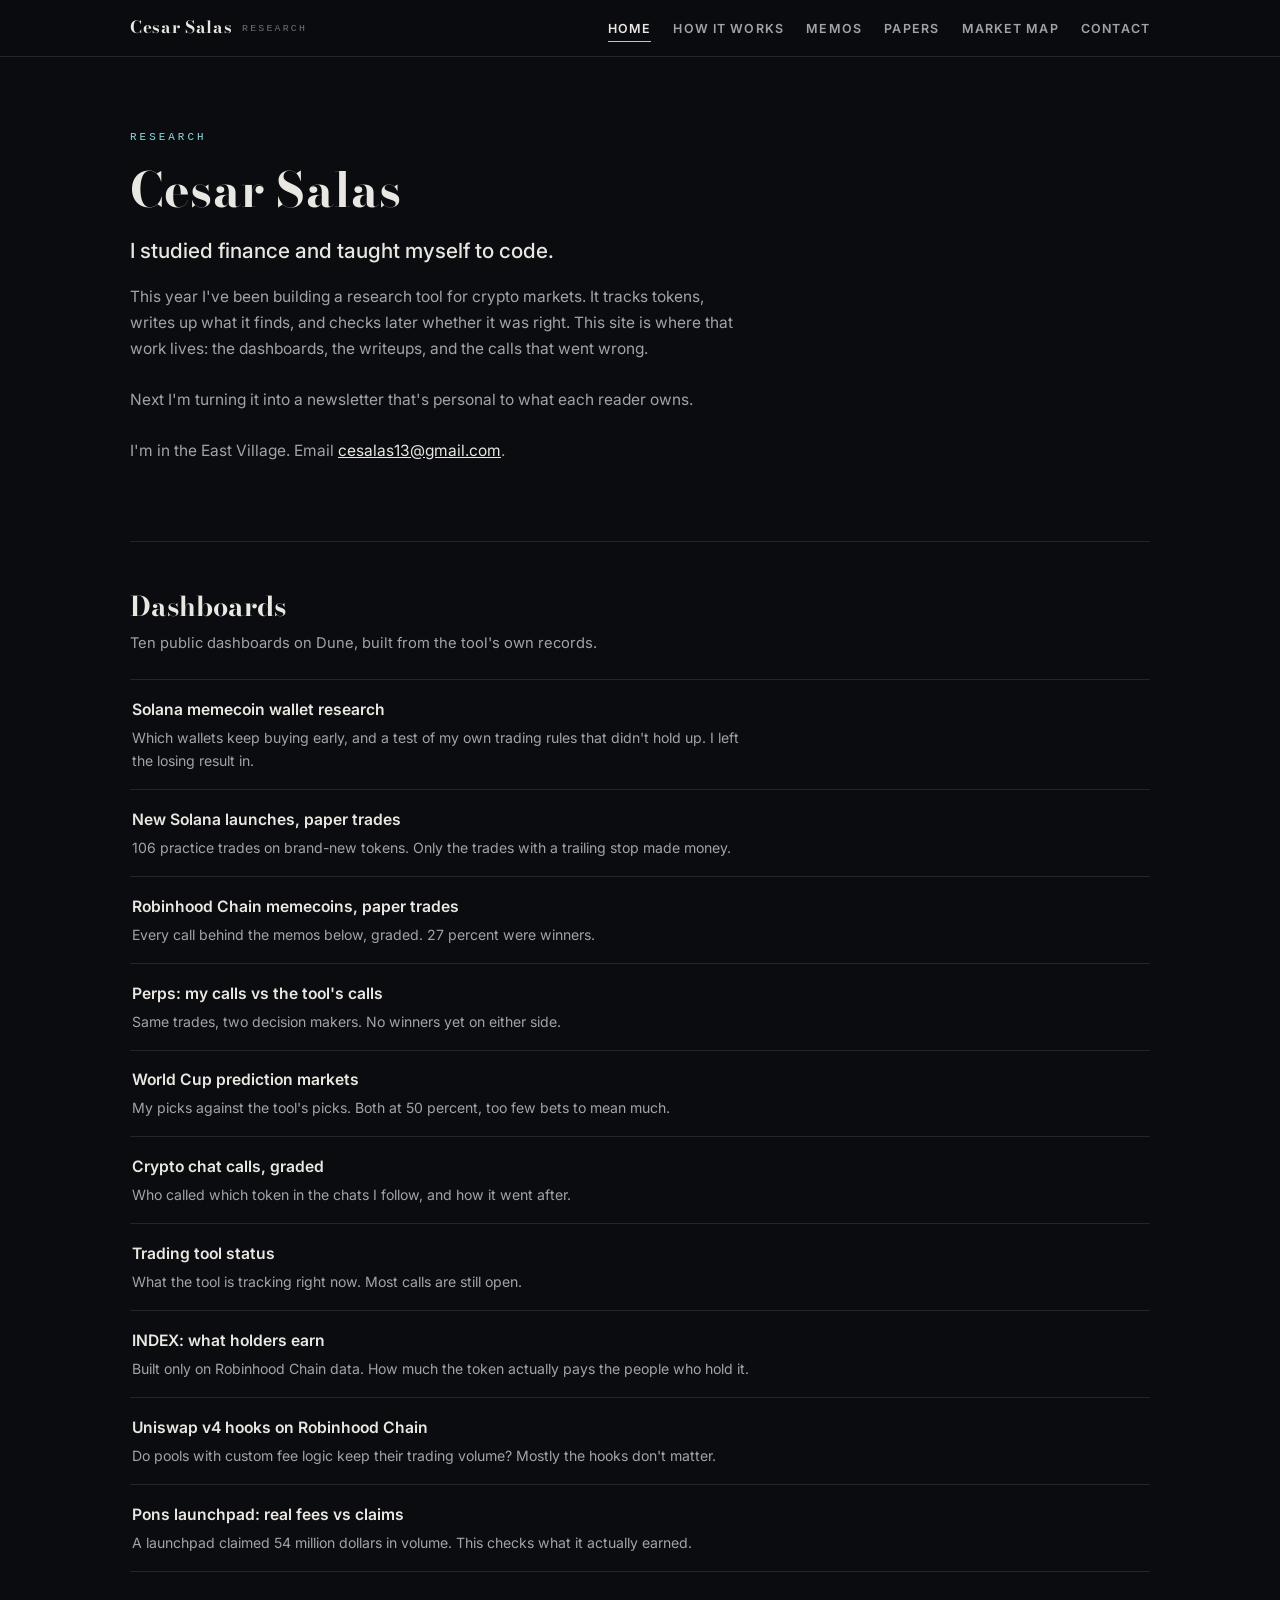
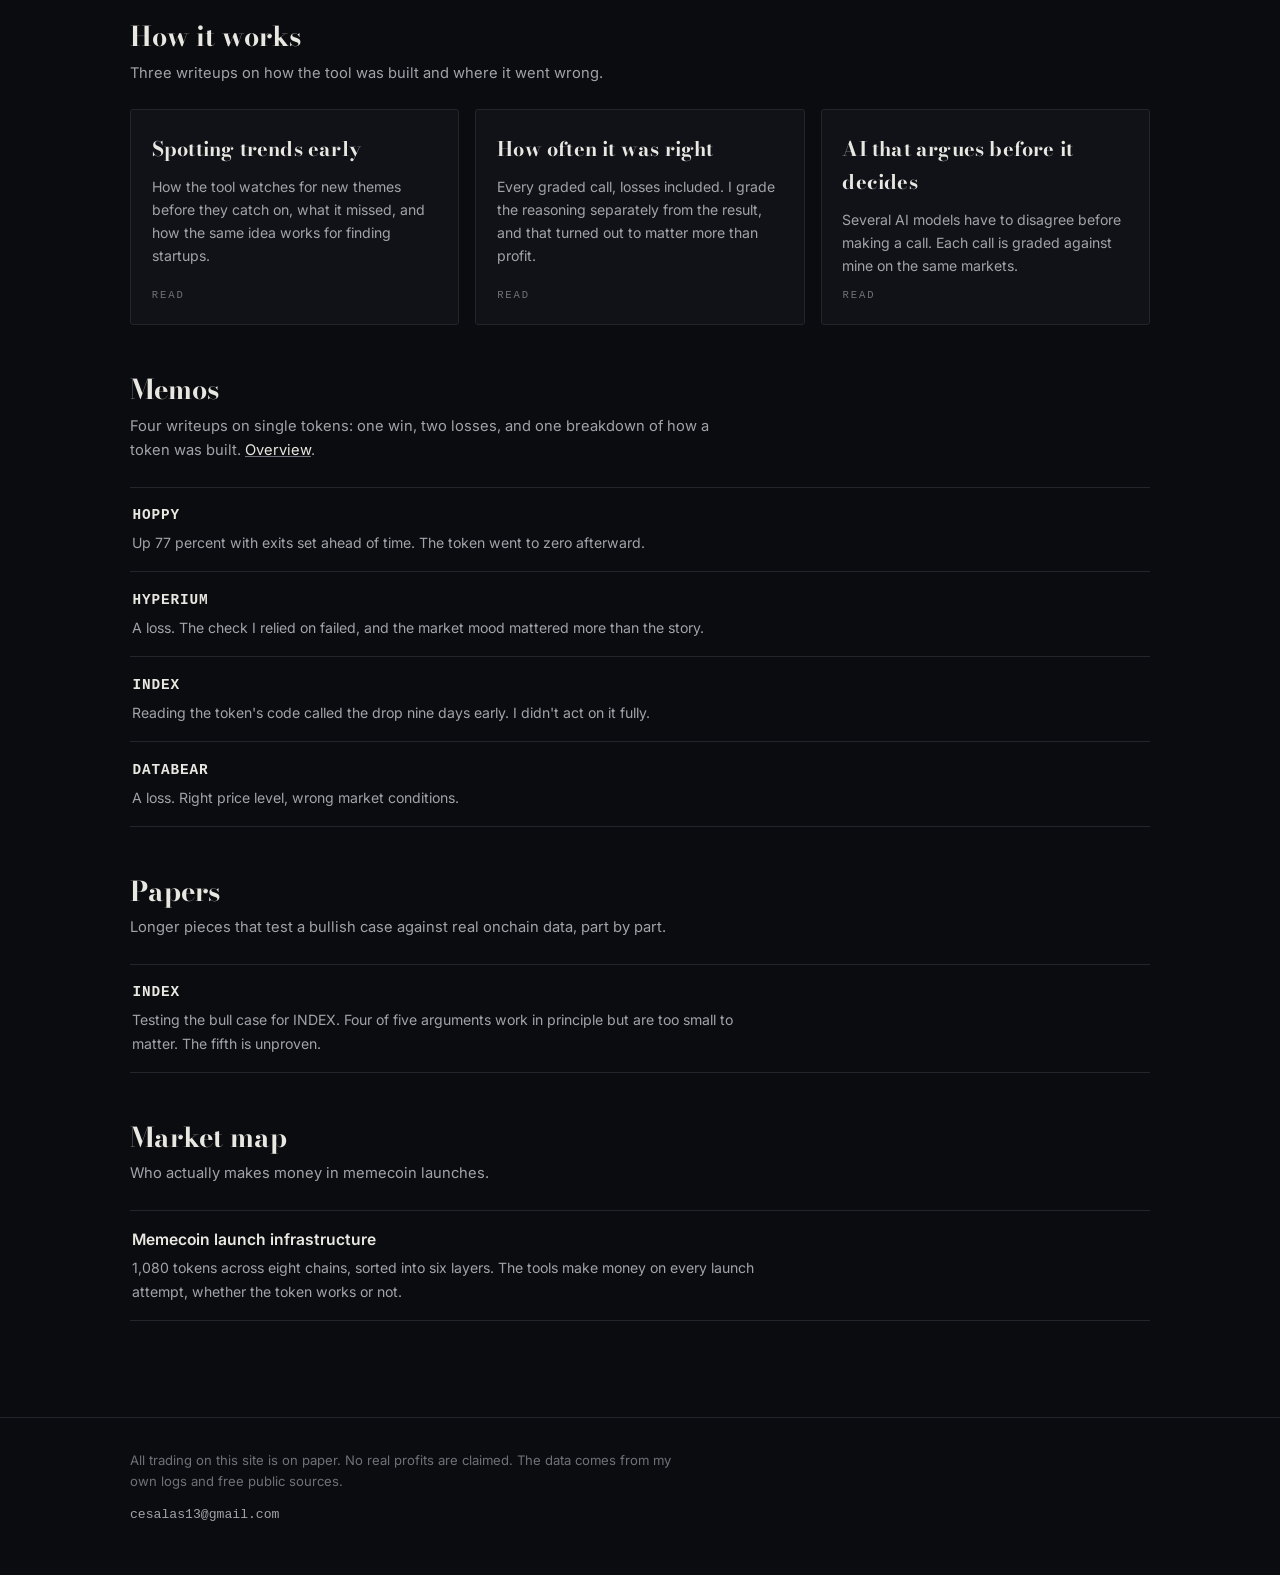
<file: docs/index.html>
<!DOCTYPE html>
<html lang="en">
<head>
<meta charset="utf-8">
<meta name="viewport" content="width=device-width, initial-scale=1">
<title>Cesar Salas | Research</title>
<meta name="description" content="Cesar Salas. Crypto market research, dashboards, and writeups. All trading is on paper.">
<link rel="preconnect" href="https://fonts.googleapis.com">
<link rel="preconnect" href="https://fonts.gstatic.com" crossorigin>
<link href="https://fonts.googleapis.com/css2?family=Bodoni+Moda:opsz,wght@6..96,400;6..96,700&family=Inter:wght@400;500;600;700&display=swap" rel="stylesheet">
<link rel="stylesheet" href="assets/style.css">
</head>
<body>
<header class="topbar"><div class="topbar-inner"><a class="wordmark" href="index.html">Cesar Salas<span class="wordmark-tag">Research</span></a><nav class="nav"><a href="index.html" class="active">Home</a><a href="index.html#case-studies">How it works</a><a href="memos/index.html">Memos</a><a href="papers/index.html">Papers</a><a href="map/market-map.html">Market map</a><a href="mailto:cesalas13@gmail.com">Contact</a></nav></div></header>

<main class="home">
<section class="hero">
  <p class="kicker">Research</p>
  <h1>Cesar Salas</h1>
  <p class="lede">I studied finance and taught myself to code.</p>
  <p class="hero-sub">This year I've been building a research tool for crypto markets. It tracks tokens, writes up what it finds, and checks later whether it was right. This site is where that work lives: the dashboards, the writeups, and the calls that went wrong.</p>
  <p class="hero-sub">Next I'm turning it into a newsletter that's personal to what each reader owns.</p>
  <p class="hero-sub">I'm in the East Village. Email <a href="mailto:cesalas13@gmail.com">cesalas13@gmail.com</a>.</p>
</section>

<section class="section" id="dashboards">
  <div class="section-head">
    <h2>Dashboards</h2>
    <p class="section-sub">Ten public dashboards on Dune, built from the tool's own records.</p>
  </div>
  <div class="rows"><a class="row" href="https://dune.com/czr/solana-memecoin-forensics-desk-doctrine-on-chain" target="_blank" rel="noopener"><div class="row-head"><span class="row-title">Solana memecoin wallet research</span></div><p class="row-line">Which wallets keep buying early, and a test of my own trading rules that didn't hold up. I left the losing result in.</p></a><a class="row" href="https://dune.com/czr/mc-sniper-solana-launchpad-paper-desk" target="_blank" rel="noopener"><div class="row-head"><span class="row-title">New Solana launches, paper trades</span></div><p class="row-line">106 practice trades on brand-new tokens. Only the trades with a trailing stop made money.</p></a><a class="row" href="https://dune.com/czr/rh-memecoin-desk-paper-book" target="_blank" rel="noopener"><div class="row-head"><span class="row-title">Robinhood Chain memecoins, paper trades</span></div><p class="row-line">Every call behind the memos below, graded. 27 percent were winners.</p></a><a class="row" href="https://dune.com/czr/hl-perps-desk-two-lane-scorecard" target="_blank" rel="noopener"><div class="row-head"><span class="row-title">Perps: my calls vs the tool's calls</span></div><p class="row-line">Same trades, two decision makers. No winners yet on either side.</p></a><a class="row" href="https://dune.com/czr/prediction-terminal-two-lane-world-cup-book" target="_blank" rel="noopener"><div class="row-head"><span class="row-title">World Cup prediction markets</span></div><p class="row-line">My picks against the tool's picks. Both at 50 percent, too few bets to mean much.</p></a><a class="row" href="https://dune.com/czr/caller-board-alpha-room-call-quality" target="_blank" rel="noopener"><div class="row-head"><span class="row-title">Crypto chat calls, graded</span></div><p class="row-line">Who called which token in the chats I follow, and how it went after.</p></a><a class="row" href="https://dune.com/czr/agent-trading-desk-pipeline-snapshot" target="_blank" rel="noopener"><div class="row-head"><span class="row-title">Trading tool status</span></div><p class="row-line">What the tool is tracking right now. Most calls are still open.</p></a><a class="row" href="https://dune.com/czr/index-holder-revenue" target="_blank" rel="noopener"><div class="row-head"><span class="row-title">INDEX: what holders earn</span></div><p class="row-line">Built only on Robinhood Chain data. How much the token actually pays the people who hold it.</p></a><a class="row" href="https://dune.com/czr/rh-v4-hook-meta" target="_blank" rel="noopener"><div class="row-head"><span class="row-title">Uniswap v4 hooks on Robinhood Chain</span></div><p class="row-line">Do pools with custom fee logic keep their trading volume? Mostly the hooks don't matter.</p></a><a class="row" href="https://dune.com/czr/pons-launchpad-health" target="_blank" rel="noopener"><div class="row-head"><span class="row-title">Pons launchpad: real fees vs claims</span></div><p class="row-line">A launchpad claimed 54 million dollars in volume. This checks what it actually earned.</p></a></div>
</section>

<section class="section" id="case-studies">
  <div class="section-head">
    <h2>How it works</h2>
    <p class="section-sub">Three writeups on how the tool was built and where it went wrong.</p>
  </div>
  <div class="cards"><a class="card" href="casestudies/deal-flow-radar.html"><h3 class="card-title">Spotting trends early</h3><p class="card-line">How the tool watches for new themes before they catch on, what it missed, and how the same idea works for finding startups.</p><span class="card-more">Read</span></a><a class="card" href="casestudies/calibration-report.html"><h3 class="card-title">How often it was right</h3><p class="card-line">Every graded call, losses included. I grade the reasoning separately from the result, and that turned out to matter more than profit.</p><span class="card-more">Read</span></a><a class="card" href="casestudies/ai-investment-committee.html"><h3 class="card-title">AI that argues before it decides</h3><p class="card-line">Several AI models have to disagree before making a call. Each call is graded against mine on the same markets.</p><span class="card-more">Read</span></a></div>
</section>

<section class="section" id="memos">
  <div class="section-head">
    <h2>Memos</h2>
    <p class="section-sub">Four writeups on single tokens: one win, two losses, and one breakdown of how a token was built. <a href="memos/index.html">Overview</a>.</p>
  </div>
  <div class="rows"><a class="row row-memo" href="memos/memo-hoppy.html"><div class="row-head"><span class="row-title mono">HOPPY</span></div><p class="row-line">Up 77 percent with exits set ahead of time. The token went to zero afterward.</p></a><a class="row row-memo" href="memos/memo-hyperium.html"><div class="row-head"><span class="row-title mono">HYPERIUM</span></div><p class="row-line">A loss. The check I relied on failed, and the market mood mattered more than the story.</p></a><a class="row row-memo" href="memos/memo-index.html"><div class="row-head"><span class="row-title mono">INDEX</span></div><p class="row-line">Reading the token's code called the drop nine days early. I didn't act on it fully.</p></a><a class="row row-memo" href="memos/memo-databear.html"><div class="row-head"><span class="row-title mono">DATABEAR</span></div><p class="row-line">A loss. Right price level, wrong market conditions.</p></a></div>
</section>

<section class="section" id="papers">
  <div class="section-head">
    <h2>Papers</h2>
    <p class="section-sub">Longer pieces that test a bullish case against real onchain data, part by part.</p>
  </div>
  <div class="rows"><a class="row row-memo" href="papers/paper-index-thesis-test.html"><div class="row-head"><span class="row-title mono">INDEX</span></div><p class="row-line">Testing the bull case for INDEX. Four of five arguments work in principle but are too small to matter. The fifth is unproven.</p></a></div>
</section>

<section class="section" id="market-map">
  <div class="section-head">
    <h2>Market map</h2>
    <p class="section-sub">Who actually makes money in memecoin launches.</p>
  </div>
  <div class="rows">
    <a class="row" href="map/market-map.html">
      <div class="row-head"><span class="row-title">Memecoin launch infrastructure</span></div>
      <p class="row-line">1,080 tokens across eight chains, sorted into six layers. The tools make money on every launch attempt, whether the token works or not.</p>
      </a>
  </div>
</section>
</main>

<footer class="footer"><div class="footer-inner">
<p>All trading on this site is on paper. No real profits are claimed. The data comes from my own logs and free public sources.</p>
<p class="footer-contact"><a href="mailto:cesalas13@gmail.com">cesalas13@gmail.com</a></p>
</div></footer>
</body>
</html>
</file>
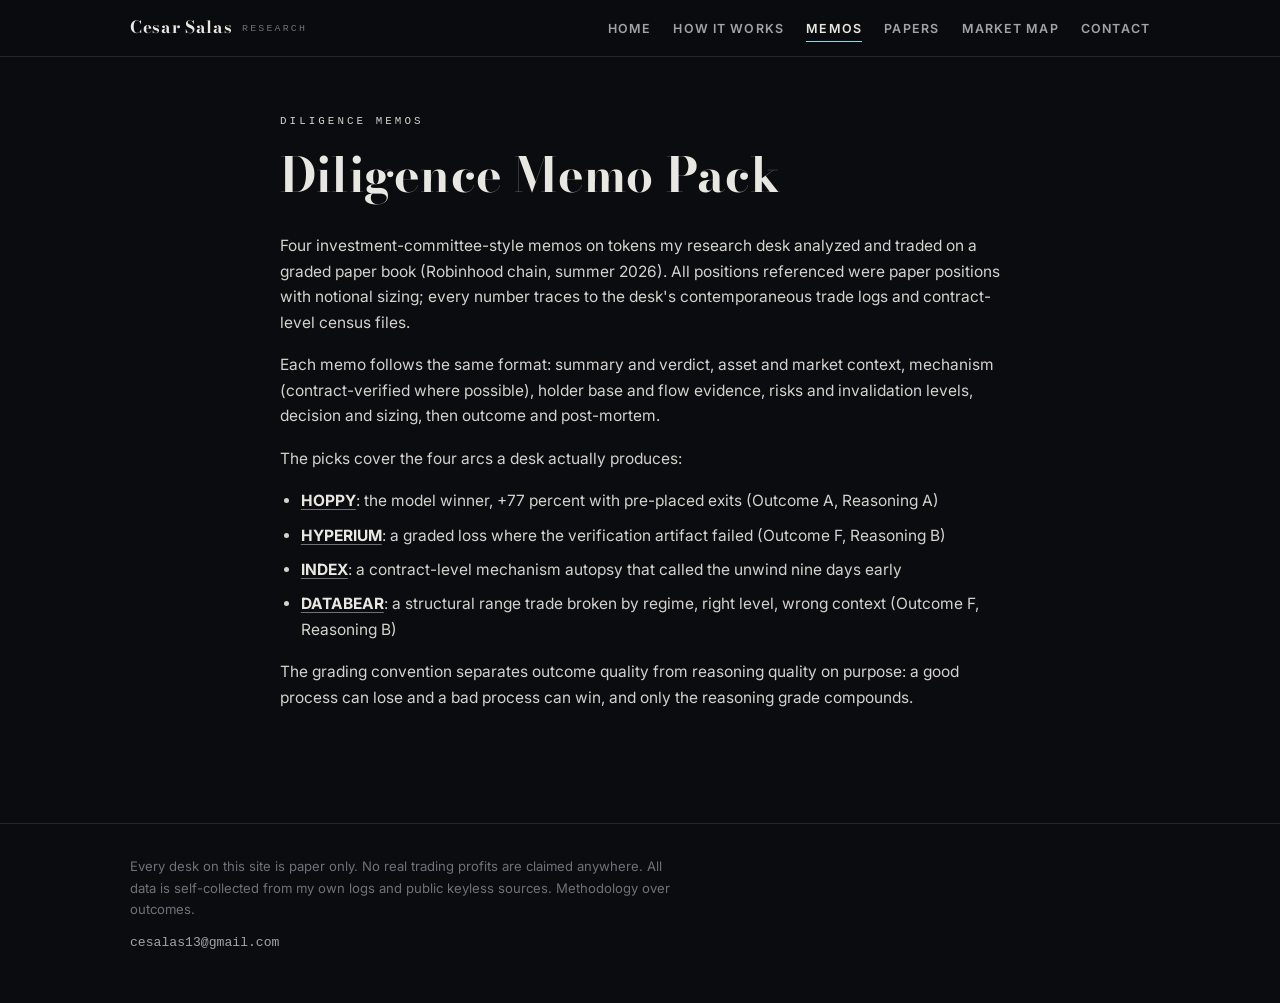
<file: docs/memos/index.html>
<!DOCTYPE html>
<html lang="en">
<head>
<meta charset="utf-8">
<meta name="viewport" content="width=device-width, initial-scale=1">
<title>Diligence Memo Pack | Cesar Salas Research</title>
<meta name="description" content="Four investment-committee-style memos from a graded paper book on the Robinhood chain.">
<link rel="preconnect" href="https://fonts.googleapis.com">
<link rel="preconnect" href="https://fonts.gstatic.com" crossorigin>
<link href="https://fonts.googleapis.com/css2?family=Bodoni+Moda:opsz,wght@6..96,400;6..96,700&family=Inter:wght@400;500;600;700&display=swap" rel="stylesheet">
<link rel="stylesheet" href="../assets/style.css">
</head>
<body>
<header class="topbar"><div class="topbar-inner"><a class="wordmark" href="../index.html">Cesar Salas<span class="wordmark-tag">Research</span></a><nav class="nav"><a href="../index.html">Home</a><a href="../index.html#case-studies">How it works</a><a href="../memos/index.html" class="active">Memos</a><a href="../papers/index.html">Papers</a><a href="../map/market-map.html">Market map</a><a href="mailto:cesalas13@gmail.com">Contact</a></nav></div></header>
<main class="article"><article><p class="kicker">Diligence memos</p><h1>Diligence Memo Pack</h1><p>Four investment-committee-style memos on tokens my research desk analyzed and traded on a graded paper book (Robinhood chain, summer 2026). All positions referenced were paper positions with notional sizing; every number traces to the desk's contemporaneous trade logs and contract-level census files.</p>
<p>Each memo follows the same format: summary and verdict, asset and market context, mechanism (contract-verified where possible), holder base and flow evidence, risks and invalidation levels, decision and sizing, then outcome and post-mortem.</p>
<p>The picks cover the four arcs a desk actually produces:</p>
<ul><li><strong><a href="memo-hoppy.html">HOPPY</a></strong>: the model winner, +77 percent with pre-placed exits (Outcome A, Reasoning A)</li><li><strong><a href="memo-hyperium.html">HYPERIUM</a></strong>: a graded loss where the verification artifact failed (Outcome F, Reasoning B)</li><li><strong><a href="memo-index.html">INDEX</a></strong>: a contract-level mechanism autopsy that called the unwind nine days early</li><li><strong><a href="memo-databear.html">DATABEAR</a></strong>: a structural range trade broken by regime, right level, wrong context (Outcome F, Reasoning B)</li></ul>
<p>The grading convention separates outcome quality from reasoning quality on purpose: a good process can lose and a bad process can win, and only the reasoning grade compounds.</p></article></main>
<footer class="footer"><div class="footer-inner">
<p>Every desk on this site is paper only. No real trading profits are claimed anywhere. All data is self-collected from my own logs and public keyless sources. Methodology over outcomes.</p>
<p class="footer-contact"><a href="mailto:cesalas13@gmail.com">cesalas13@gmail.com</a></p>
</div></footer>
</body>
</html>
</file>
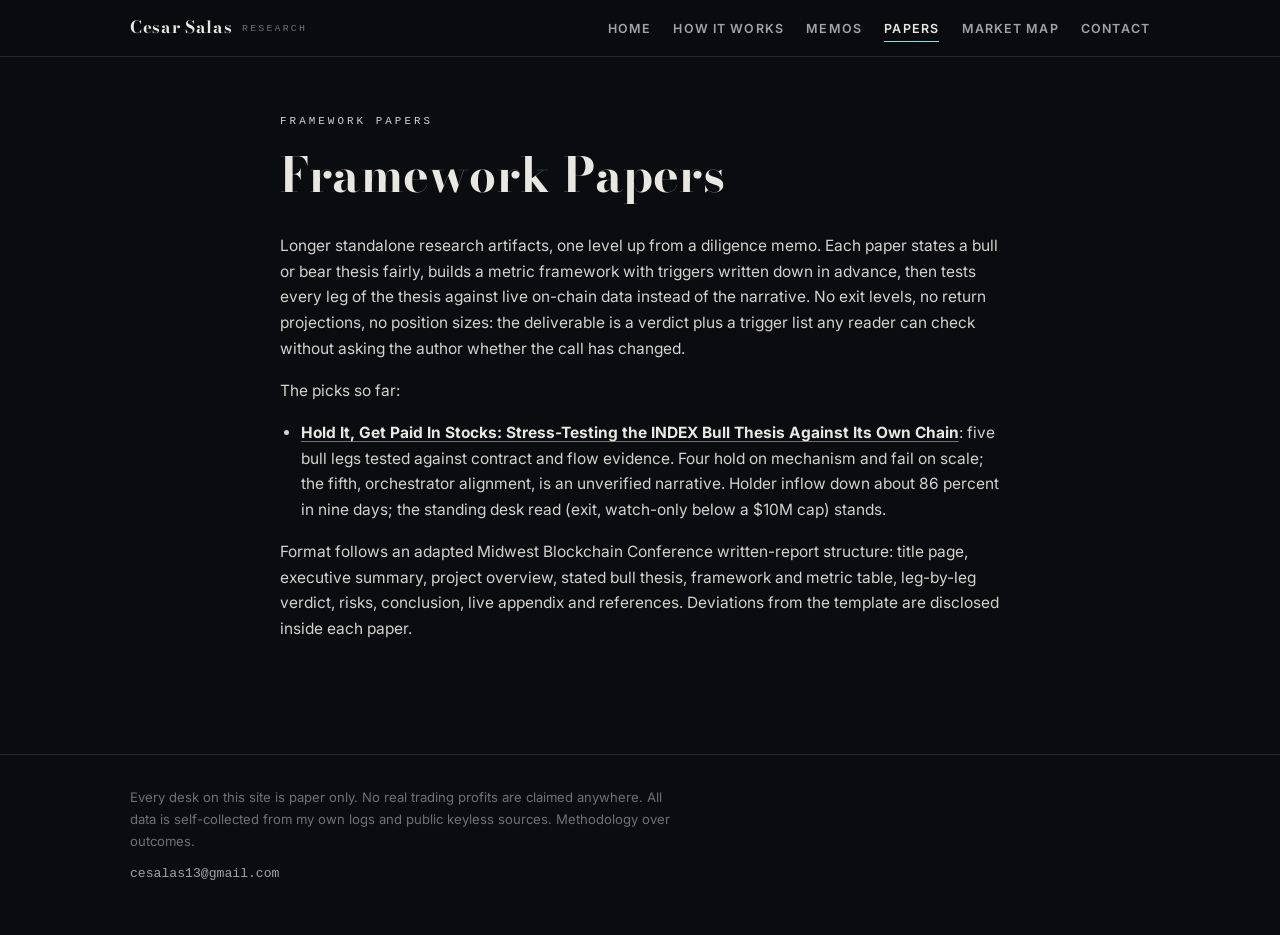
<file: docs/papers/index.html>
<!DOCTYPE html>
<html lang="en">
<head>
<meta charset="utf-8">
<meta name="viewport" content="width=device-width, initial-scale=1">
<title>Framework Papers | Cesar Salas Research</title>
<meta name="description" content="Standalone research artifacts: a stated thesis tested leg by leg against live on-chain data, with a written trigger list instead of a price target.">
<link rel="preconnect" href="https://fonts.googleapis.com">
<link rel="preconnect" href="https://fonts.gstatic.com" crossorigin>
<link href="https://fonts.googleapis.com/css2?family=Bodoni+Moda:opsz,wght@6..96,400;6..96,700&family=Inter:wght@400;500;600;700&display=swap" rel="stylesheet">
<link rel="stylesheet" href="../assets/style.css">
</head>
<body>
<header class="topbar"><div class="topbar-inner"><a class="wordmark" href="../index.html">Cesar Salas<span class="wordmark-tag">Research</span></a><nav class="nav"><a href="../index.html">Home</a><a href="../index.html#case-studies">How it works</a><a href="../memos/index.html">Memos</a><a href="../papers/index.html" class="active">Papers</a><a href="../map/market-map.html">Market map</a><a href="mailto:cesalas13@gmail.com">Contact</a></nav></div></header>
<main class="article"><article><p class="kicker">Framework papers</p><h1>Framework Papers</h1><p>Longer standalone research artifacts, one level up from a diligence memo. Each paper states a bull or bear thesis fairly, builds a metric framework with triggers written down in advance, then tests every leg of the thesis against live on-chain data instead of the narrative. No exit levels, no return projections, no position sizes: the deliverable is a verdict plus a trigger list any reader can check without asking the author whether the call has changed.</p>
<p>The picks so far:</p>
<ul><li><strong><a href="paper-index-thesis-test.html">Hold It, Get Paid In Stocks: Stress-Testing the INDEX Bull Thesis Against Its Own Chain</a></strong>: five bull legs tested against contract and flow evidence. Four hold on mechanism and fail on scale; the fifth, orchestrator alignment, is an unverified narrative. Holder inflow down about 86 percent in nine days; the standing desk read (exit, watch-only below a $10M cap) stands.</li></ul>
<p>Format follows an adapted Midwest Blockchain Conference written-report structure: title page, executive summary, project overview, stated bull thesis, framework and metric table, leg-by-leg verdict, risks, conclusion, live appendix and references. Deviations from the template are disclosed inside each paper.</p></article></main>
<footer class="footer"><div class="footer-inner">
<p>Every desk on this site is paper only. No real trading profits are claimed anywhere. All data is self-collected from my own logs and public keyless sources. Methodology over outcomes.</p>
<p class="footer-contact"><a href="mailto:cesalas13@gmail.com">cesalas13@gmail.com</a></p>
</div></footer>
</body>
</html>
</file>
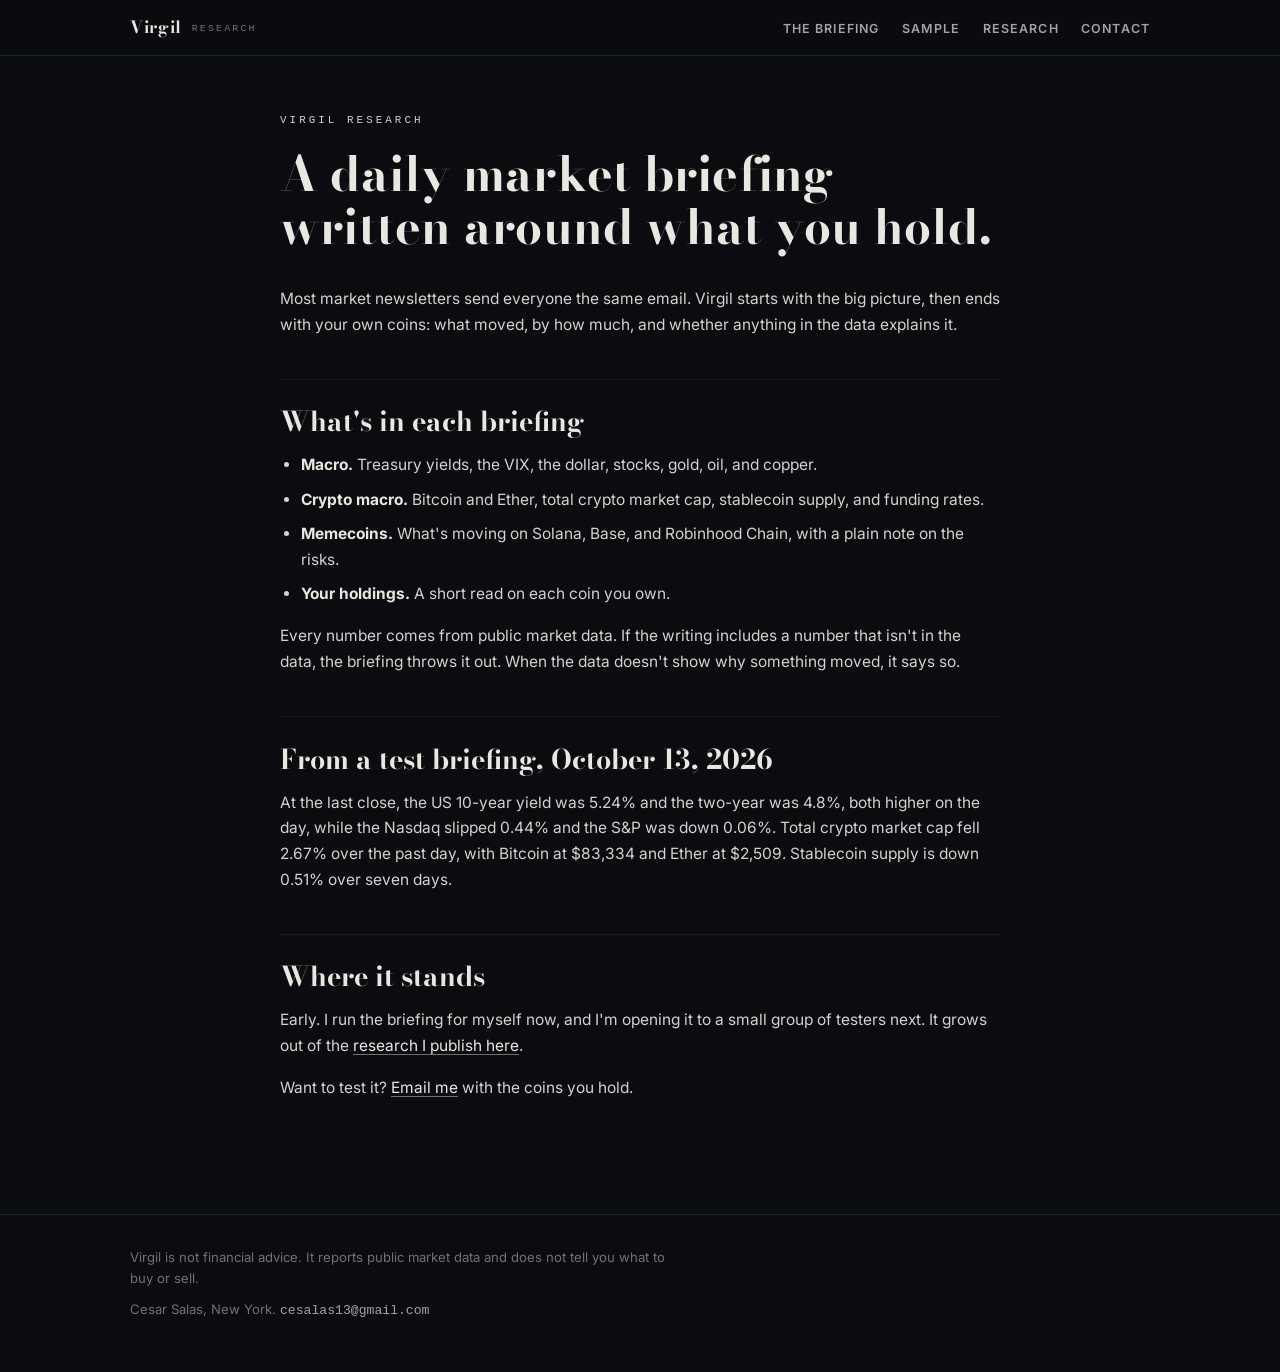
<file: docs/virgil/index.html>
<!DOCTYPE html>
<html lang="en">
<head>
<meta charset="utf-8">
<meta name="viewport" content="width=device-width, initial-scale=1">
<title>Virgil Research</title>
<meta name="description" content="Virgil Research. A daily market briefing written around what you hold.">
<link rel="preconnect" href="https://fonts.googleapis.com">
<link rel="preconnect" href="https://fonts.gstatic.com" crossorigin>
<link href="https://fonts.googleapis.com/css2?family=Bodoni+Moda:opsz,wght@6..96,400;6..96,700&family=Inter:wght@400;500;600;700&display=swap" rel="stylesheet">
<link rel="stylesheet" href="../assets/style.css">
</head>
<body>
<header class="topbar"><div class="topbar-inner"><a class="wordmark" href="index.html">Virgil<span class="wordmark-tag">Research</span></a><nav class="nav"><a href="#briefing">The briefing</a><a href="#sample">Sample</a><a href="../index.html">Research</a><a href="mailto:cesalas13@gmail.com?subject=Virgil%20briefing">Contact</a></nav></div></header>
<main class="article"><article>
<p class="kicker">Virgil Research</p>
<h1>A daily market briefing written around what you hold.</h1>
<p>Most market newsletters send everyone the same email. Virgil starts with the big picture, then ends with your own coins: what moved, by how much, and whether anything in the data explains it.</p>

<h2 id="briefing">What's in each briefing</h2>
<ul>
<li><strong>Macro.</strong> Treasury yields, the VIX, the dollar, stocks, gold, oil, and copper.</li>
<li><strong>Crypto macro.</strong> Bitcoin and Ether, total crypto market cap, stablecoin supply, and funding rates.</li>
<li><strong>Memecoins.</strong> What's moving on Solana, Base, and Robinhood Chain, with a plain note on the risks.</li>
<li><strong>Your holdings.</strong> A short read on each coin you own.</li>
</ul>
<p>Every number comes from public market data. If the writing includes a number that isn't in the data, the briefing throws it out. When the data doesn't show why something moved, it says so.</p>

<h2 id="sample">From a test briefing, October 13, 2026</h2>
<blockquote><p>At the last close, the US 10-year yield was 5.24% and the two-year was 4.8%, both higher on the day, while the Nasdaq slipped 0.44% and the S&amp;P was down 0.06%. Total crypto market cap fell 2.67% over the past day, with Bitcoin at $83,334 and Ether at $2,509. Stablecoin supply is down 0.51% over seven days.</p></blockquote>

<h2>Where it stands</h2>
<p>Early. I run the briefing for myself now, and I'm opening it to a small group of testers next. It grows out of the <a href="../index.html">research I publish here</a>.</p>
<p>Want to test it? <a href="mailto:cesalas13@gmail.com?subject=Virgil%20tester">Email me</a> with the coins you hold.</p>
</article></main>
<footer class="footer"><div class="footer-inner">
<p>Virgil is not financial advice. It reports public market data and does not tell you what to buy or sell.</p>
<p class="footer-contact">Cesar Salas, New York. <a href="mailto:cesalas13@gmail.com">cesalas13@gmail.com</a></p>
</div></footer>
</body>
</html>
</file>
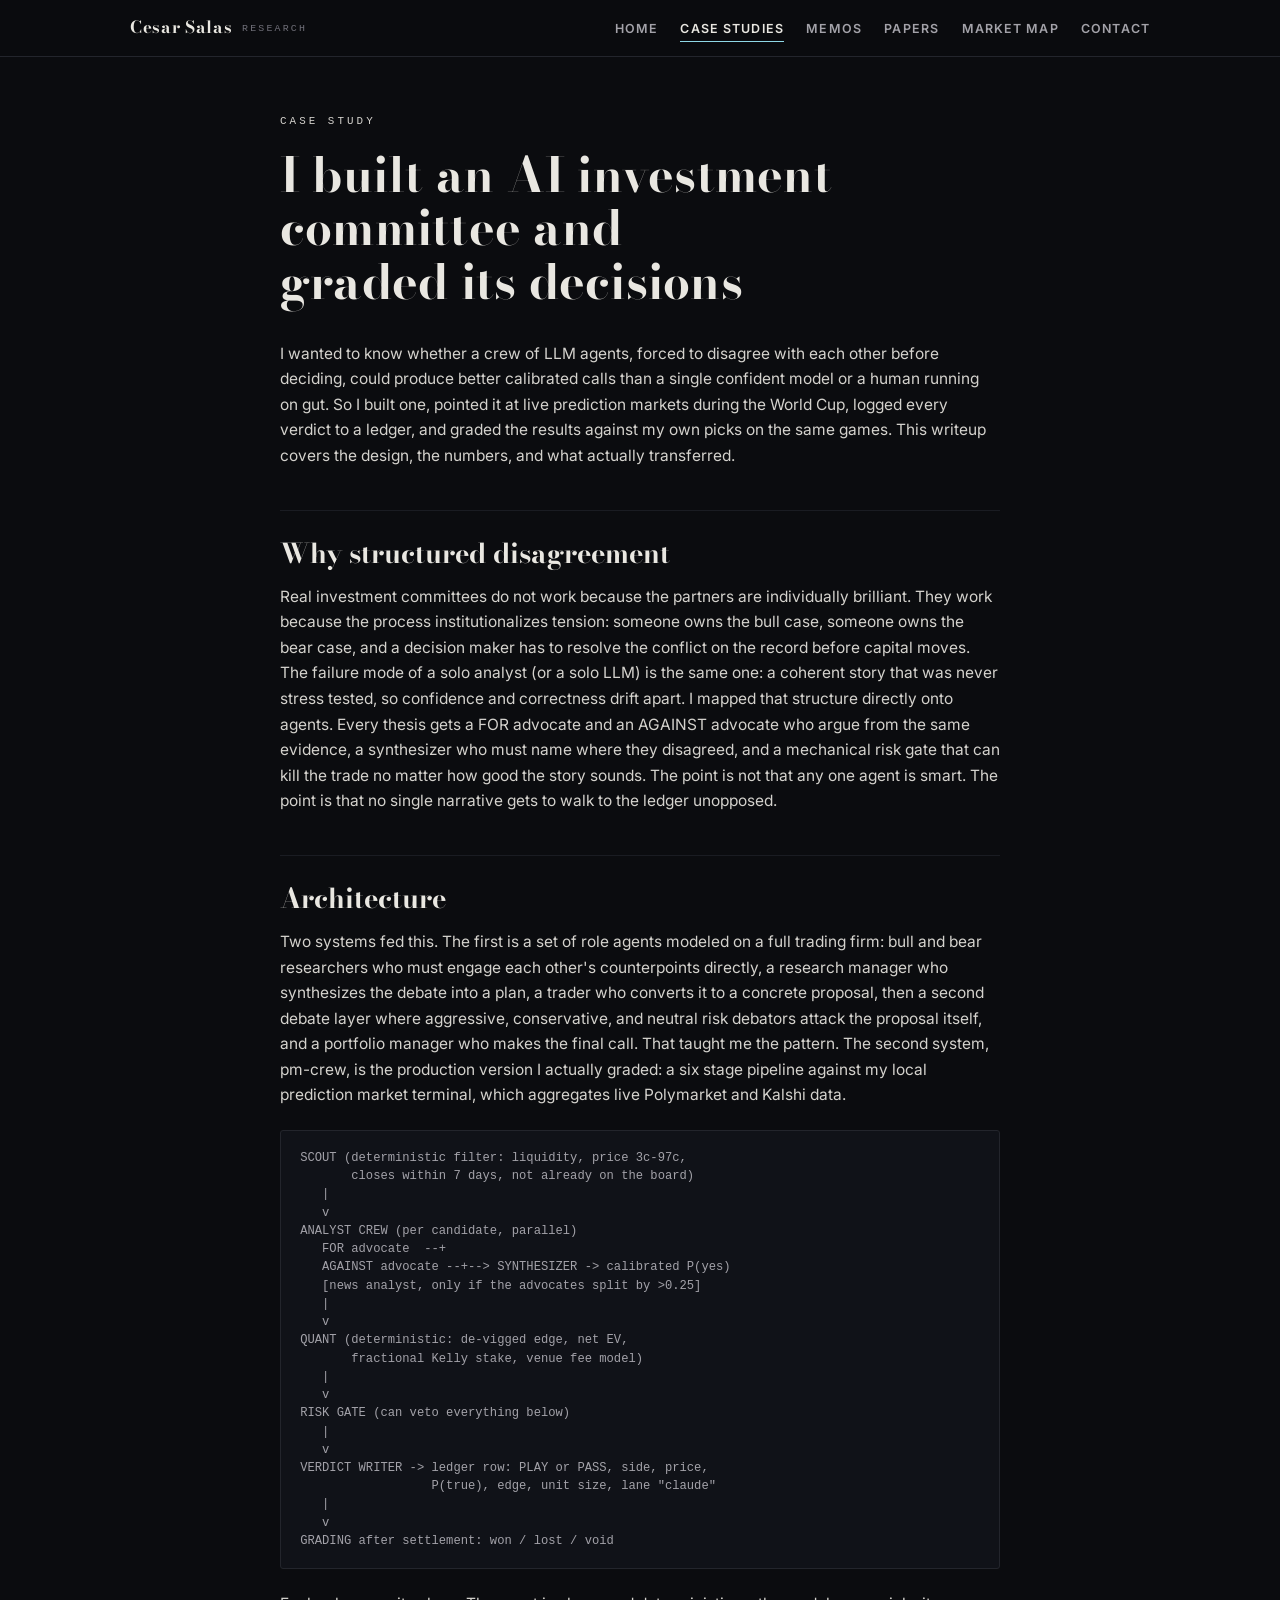
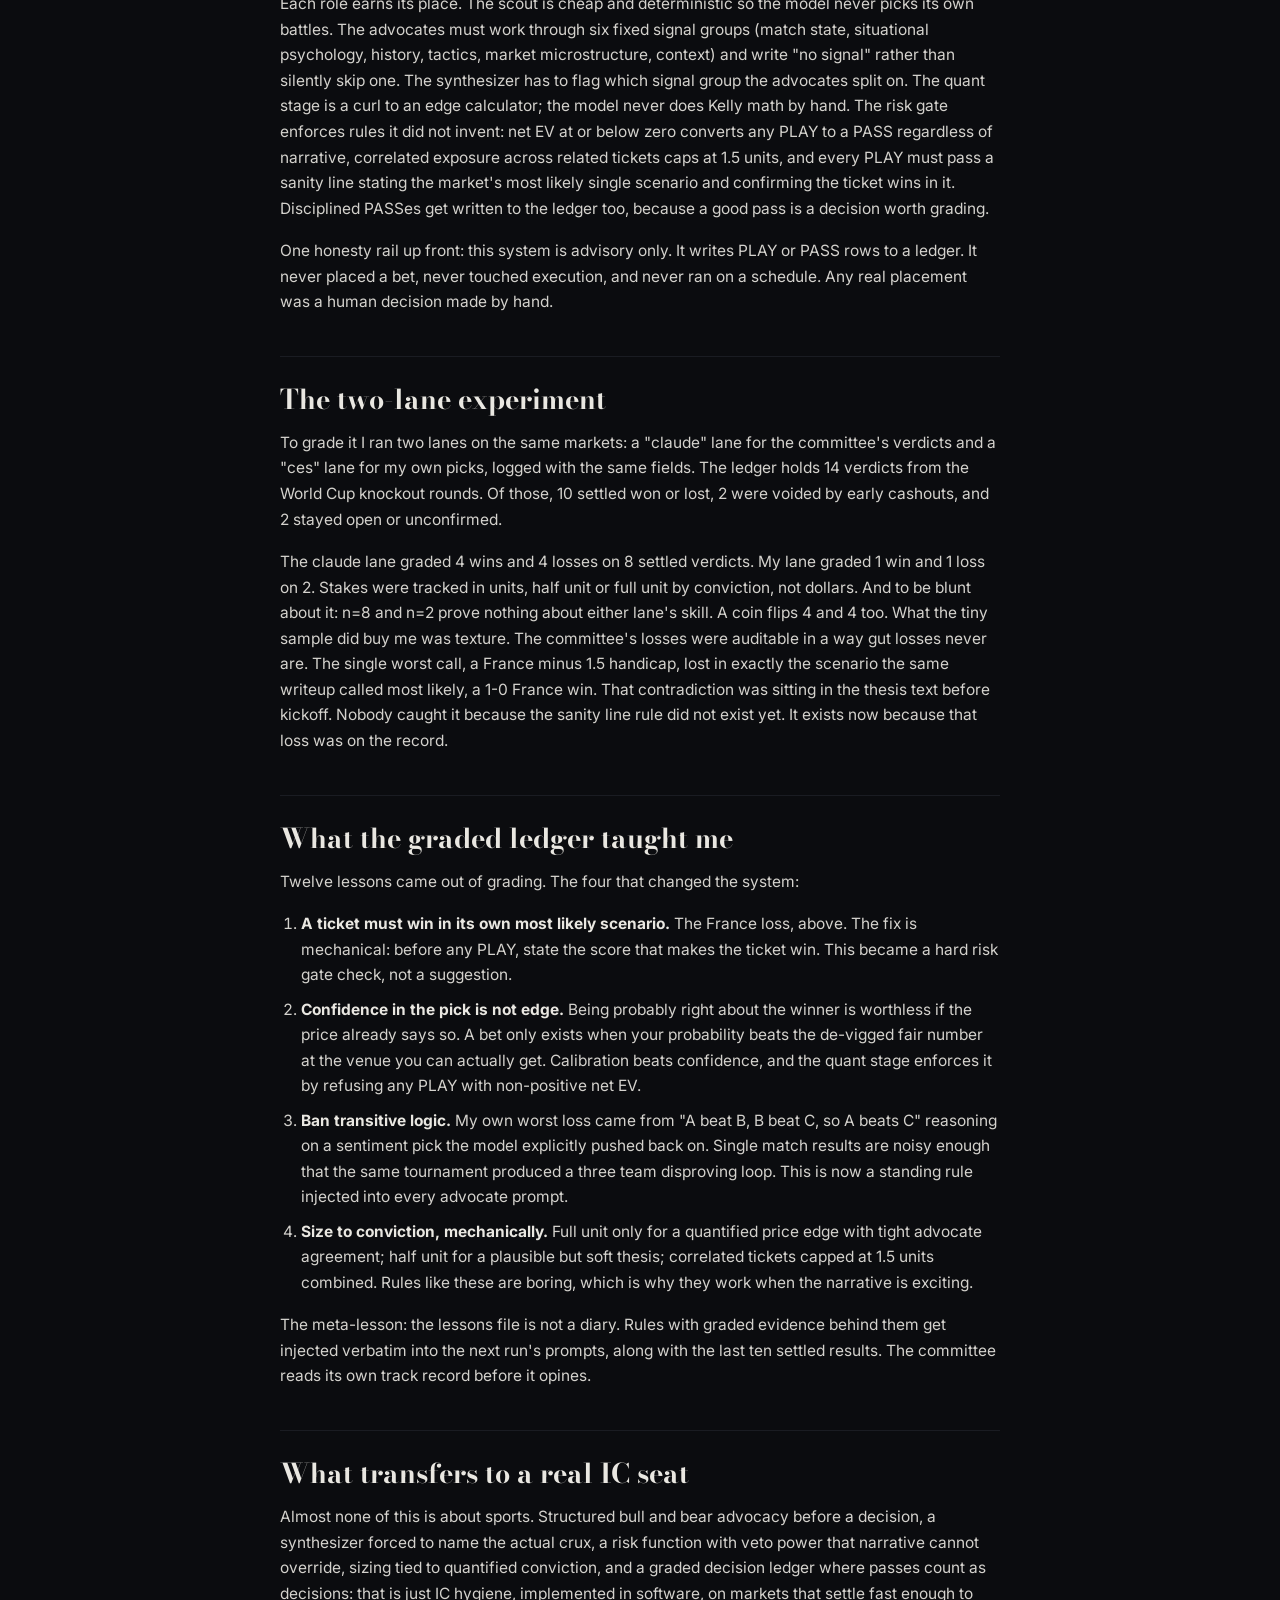
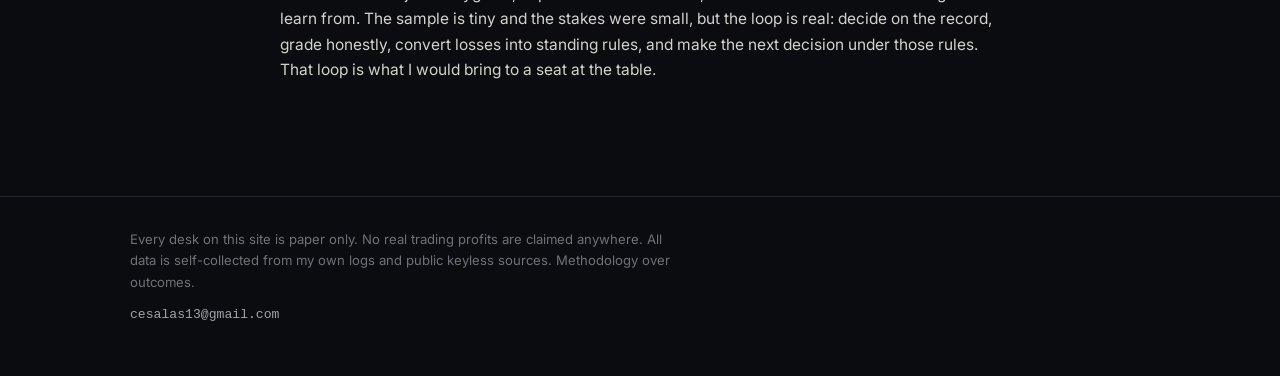
<file: docs/casestudies/ai-investment-committee.html>
<!DOCTYPE html>
<html lang="en">
<head>
<meta charset="utf-8">
<meta name="viewport" content="width=device-width, initial-scale=1">
<title>I built an AI investment committee and graded its decisions | Cesar Salas Research</title>
<meta name="description" content="An AI investment committee built on structured disagreement, graded against a human lane.">
<link rel="preconnect" href="https://fonts.googleapis.com">
<link rel="preconnect" href="https://fonts.gstatic.com" crossorigin>
<link href="https://fonts.googleapis.com/css2?family=Bodoni+Moda:opsz,wght@6..96,400;6..96,700&family=Inter:wght@400;500;600;700&display=swap" rel="stylesheet">
<link rel="stylesheet" href="../assets/style.css">
</head>
<body>
<header class="topbar"><div class="topbar-inner"><a class="wordmark" href="../index.html">Cesar Salas<span class="wordmark-tag">Research</span></a><nav class="nav"><a href="../index.html">Home</a><a href="../index.html#case-studies" class="active">Case studies</a><a href="../memos/index.html">Memos</a><a href="../papers/index.html">Papers</a><a href="../map/market-map.html">Market map</a><a href="mailto:cesalas13@gmail.com">Contact</a></nav></div></header>
<main class="article"><article><p class="kicker">Case study</p><h1>I built an AI investment committee and graded its decisions</h1><p>I wanted to know whether a crew of LLM agents, forced to disagree with each other before deciding, could produce better calibrated calls than a single confident model or a human running on gut. So I built one, pointed it at live prediction markets during the World Cup, logged every verdict to a ledger, and graded the results against my own picks on the same games. This writeup covers the design, the numbers, and what actually transferred.</p>
<h2>Why structured disagreement</h2>
<p>Real investment committees do not work because the partners are individually brilliant. They work because the process institutionalizes tension: someone owns the bull case, someone owns the bear case, and a decision maker has to resolve the conflict on the record before capital moves. The failure mode of a solo analyst (or a solo LLM) is the same one: a coherent story that was never stress tested, so confidence and correctness drift apart. I mapped that structure directly onto agents. Every thesis gets a FOR advocate and an AGAINST advocate who argue from the same evidence, a synthesizer who must name where they disagreed, and a mechanical risk gate that can kill the trade no matter how good the story sounds. The point is not that any one agent is smart. The point is that no single narrative gets to walk to the ledger unopposed.</p>
<h2>Architecture</h2>
<p>Two systems fed this. The first is a set of role agents modeled on a full trading firm: bull and bear researchers who must engage each other's counterpoints directly, a research manager who synthesizes the debate into a plan, a trader who converts it to a concrete proposal, then a second debate layer where aggressive, conservative, and neutral risk debators attack the proposal itself, and a portfolio manager who makes the final call. That taught me the pattern. The second system, pm-crew, is the production version I actually graded: a six stage pipeline against my local prediction market terminal, which aggregates live Polymarket and Kalshi data.</p>
<pre class="diagram">SCOUT (deterministic filter: liquidity, price 3c-97c,
       closes within 7 days, not already on the board)
   |
   v
ANALYST CREW (per candidate, parallel)
   FOR advocate  --+
   AGAINST advocate --+--&gt; SYNTHESIZER -&gt; calibrated P(yes)
   [news analyst, only if the advocates split by &gt;0.25]
   |
   v
QUANT (deterministic: de-vigged edge, net EV,
       fractional Kelly stake, venue fee model)
   |
   v
RISK GATE (can veto everything below)
   |
   v
VERDICT WRITER -&gt; ledger row: PLAY or PASS, side, price,
                  P(true), edge, unit size, lane &quot;claude&quot;
   |
   v
GRADING after settlement: won / lost / void</pre>
<p>Each role earns its place. The scout is cheap and deterministic so the model never picks its own battles. The advocates must work through six fixed signal groups (match state, situational psychology, history, tactics, market microstructure, context) and write "no signal" rather than silently skip one. The synthesizer has to flag which signal group the advocates split on. The quant stage is a curl to an edge calculator; the model never does Kelly math by hand. The risk gate enforces rules it did not invent: net EV at or below zero converts any PLAY to a PASS regardless of narrative, correlated exposure across related tickets caps at 1.5 units, and every PLAY must pass a sanity line stating the market's most likely single scenario and confirming the ticket wins in it. Disciplined PASSes get written to the ledger too, because a good pass is a decision worth grading.</p>
<p>One honesty rail up front: this system is advisory only. It writes PLAY or PASS rows to a ledger. It never placed a bet, never touched execution, and never ran on a schedule. Any real placement was a human decision made by hand.</p>
<h2>The two-lane experiment</h2>
<p>To grade it I ran two lanes on the same markets: a "claude" lane for the committee's verdicts and a "ces" lane for my own picks, logged with the same fields. The ledger holds 14 verdicts from the World Cup knockout rounds. Of those, 10 settled won or lost, 2 were voided by early cashouts, and 2 stayed open or unconfirmed.</p>
<p>The claude lane graded 4 wins and 4 losses on 8 settled verdicts. My lane graded 1 win and 1 loss on 2. Stakes were tracked in units, half unit or full unit by conviction, not dollars. And to be blunt about it: n=8 and n=2 prove nothing about either lane's skill. A coin flips 4 and 4 too. What the tiny sample did buy me was texture. The committee's losses were auditable in a way gut losses never are. The single worst call, a France minus 1.5 handicap, lost in exactly the scenario the same writeup called most likely, a 1-0 France win. That contradiction was sitting in the thesis text before kickoff. Nobody caught it because the sanity line rule did not exist yet. It exists now because that loss was on the record.</p>
<h2>What the graded ledger taught me</h2>
<p>Twelve lessons came out of grading. The four that changed the system:</p>
<ol><li><strong>A ticket must win in its own most likely scenario.</strong> The France loss, above. The fix is mechanical: before any PLAY, state the score that makes the ticket win. This became a hard risk gate check, not a suggestion.</li><li><strong>Confidence in the pick is not edge.</strong> Being probably right about the winner is worthless if the price already says so. A bet only exists when your probability beats the de-vigged fair number at the venue you can actually get. Calibration beats confidence, and the quant stage enforces it by refusing any PLAY with non-positive net EV.</li><li><strong>Ban transitive logic.</strong> My own worst loss came from "A beat B, B beat C, so A beats C" reasoning on a sentiment pick the model explicitly pushed back on. Single match results are noisy enough that the same tournament produced a three team disproving loop. This is now a standing rule injected into every advocate prompt.</li><li><strong>Size to conviction, mechanically.</strong> Full unit only for a quantified price edge with tight advocate agreement; half unit for a plausible but soft thesis; correlated tickets capped at 1.5 units combined. Rules like these are boring, which is why they work when the narrative is exciting.</li></ol>
<p>The meta-lesson: the lessons file is not a diary. Rules with graded evidence behind them get injected verbatim into the next run's prompts, along with the last ten settled results. The committee reads its own track record before it opines.</p>
<h2>What transfers to a real IC seat</h2>
<p>Almost none of this is about sports. Structured bull and bear advocacy before a decision, a synthesizer forced to name the actual crux, a risk function with veto power that narrative cannot override, sizing tied to quantified conviction, and a graded decision ledger where passes count as decisions: that is just IC hygiene, implemented in software, on markets that settle fast enough to learn from. The sample is tiny and the stakes were small, but the loop is real: decide on the record, grade honestly, convert losses into standing rules, and make the next decision under those rules. That loop is what I would bring to a seat at the table.</p></article></main>
<footer class="footer"><div class="footer-inner">
<p>Every desk on this site is paper only. No real trading profits are claimed anywhere. All data is self-collected from my own logs and public keyless sources. Methodology over outcomes.</p>
<p class="footer-contact"><a href="mailto:cesalas13@gmail.com">cesalas13@gmail.com</a></p>
</div></footer>
</body>
</html>
</file>
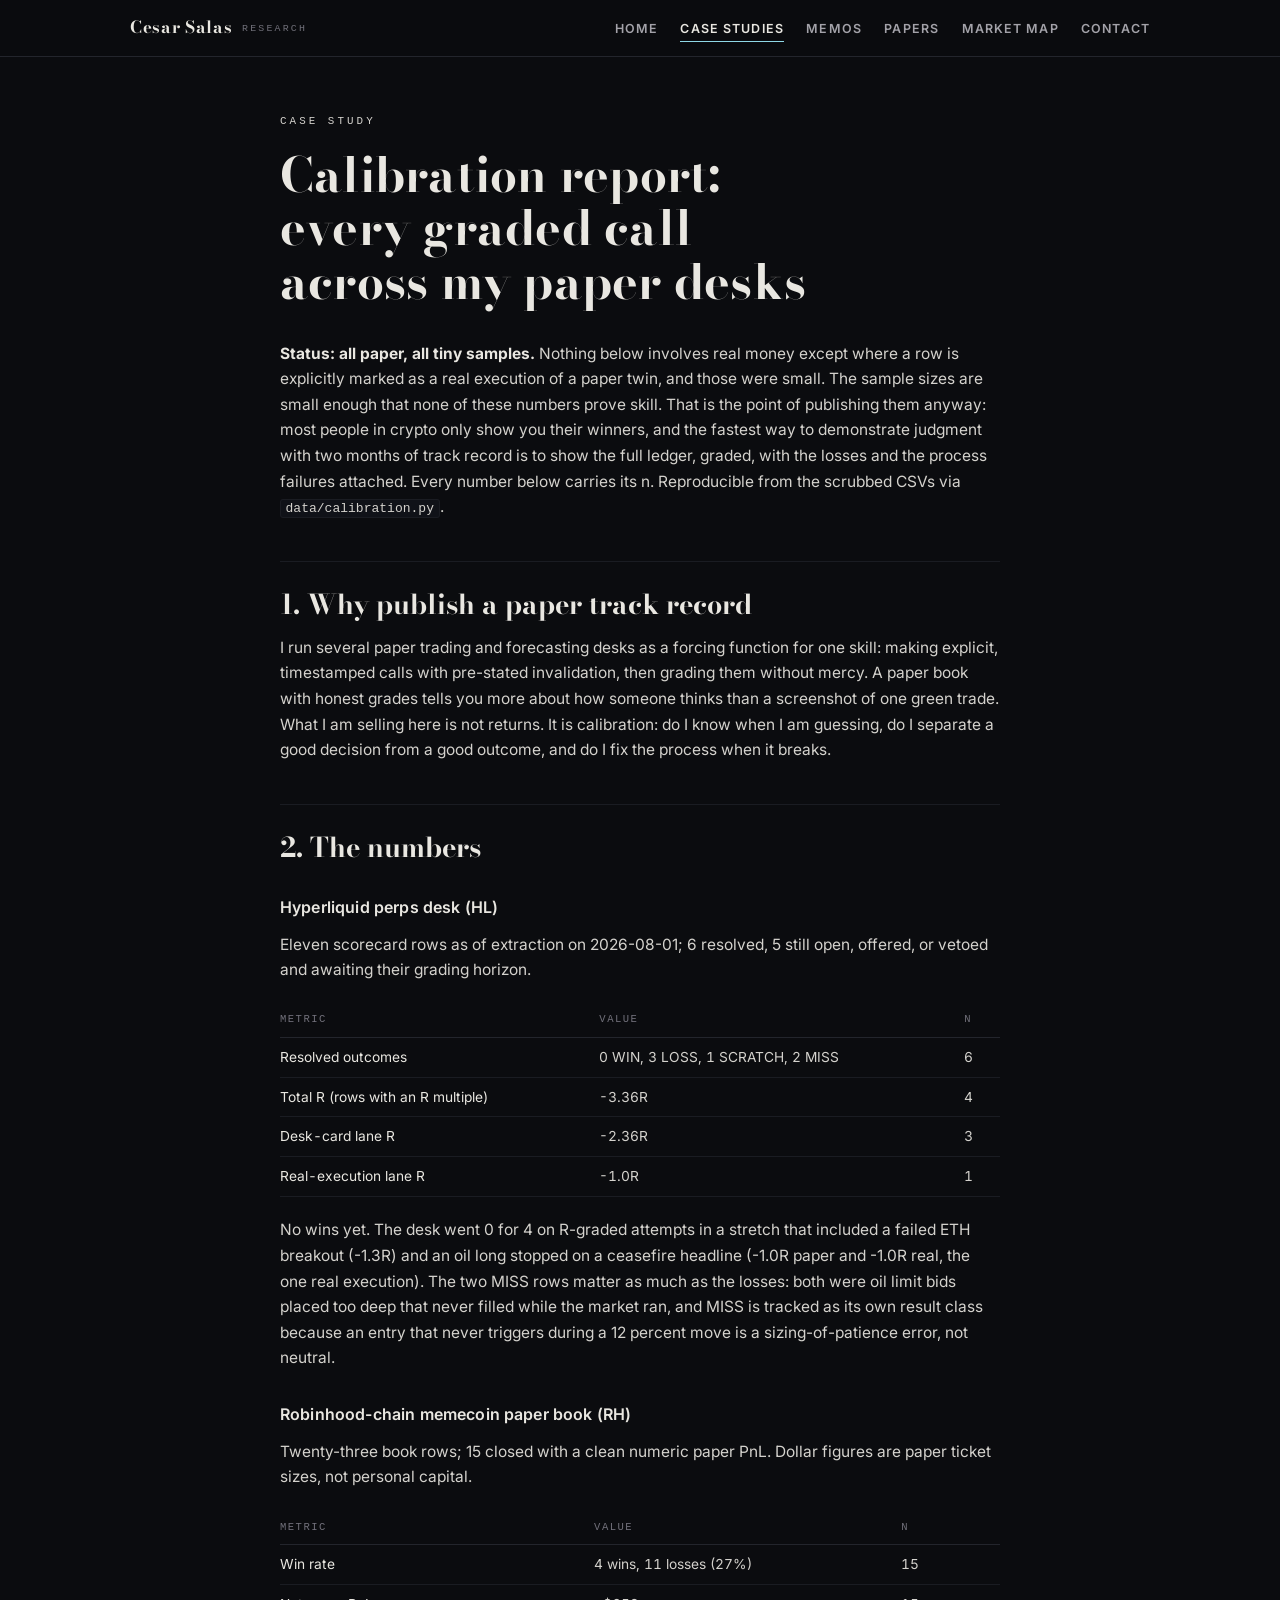
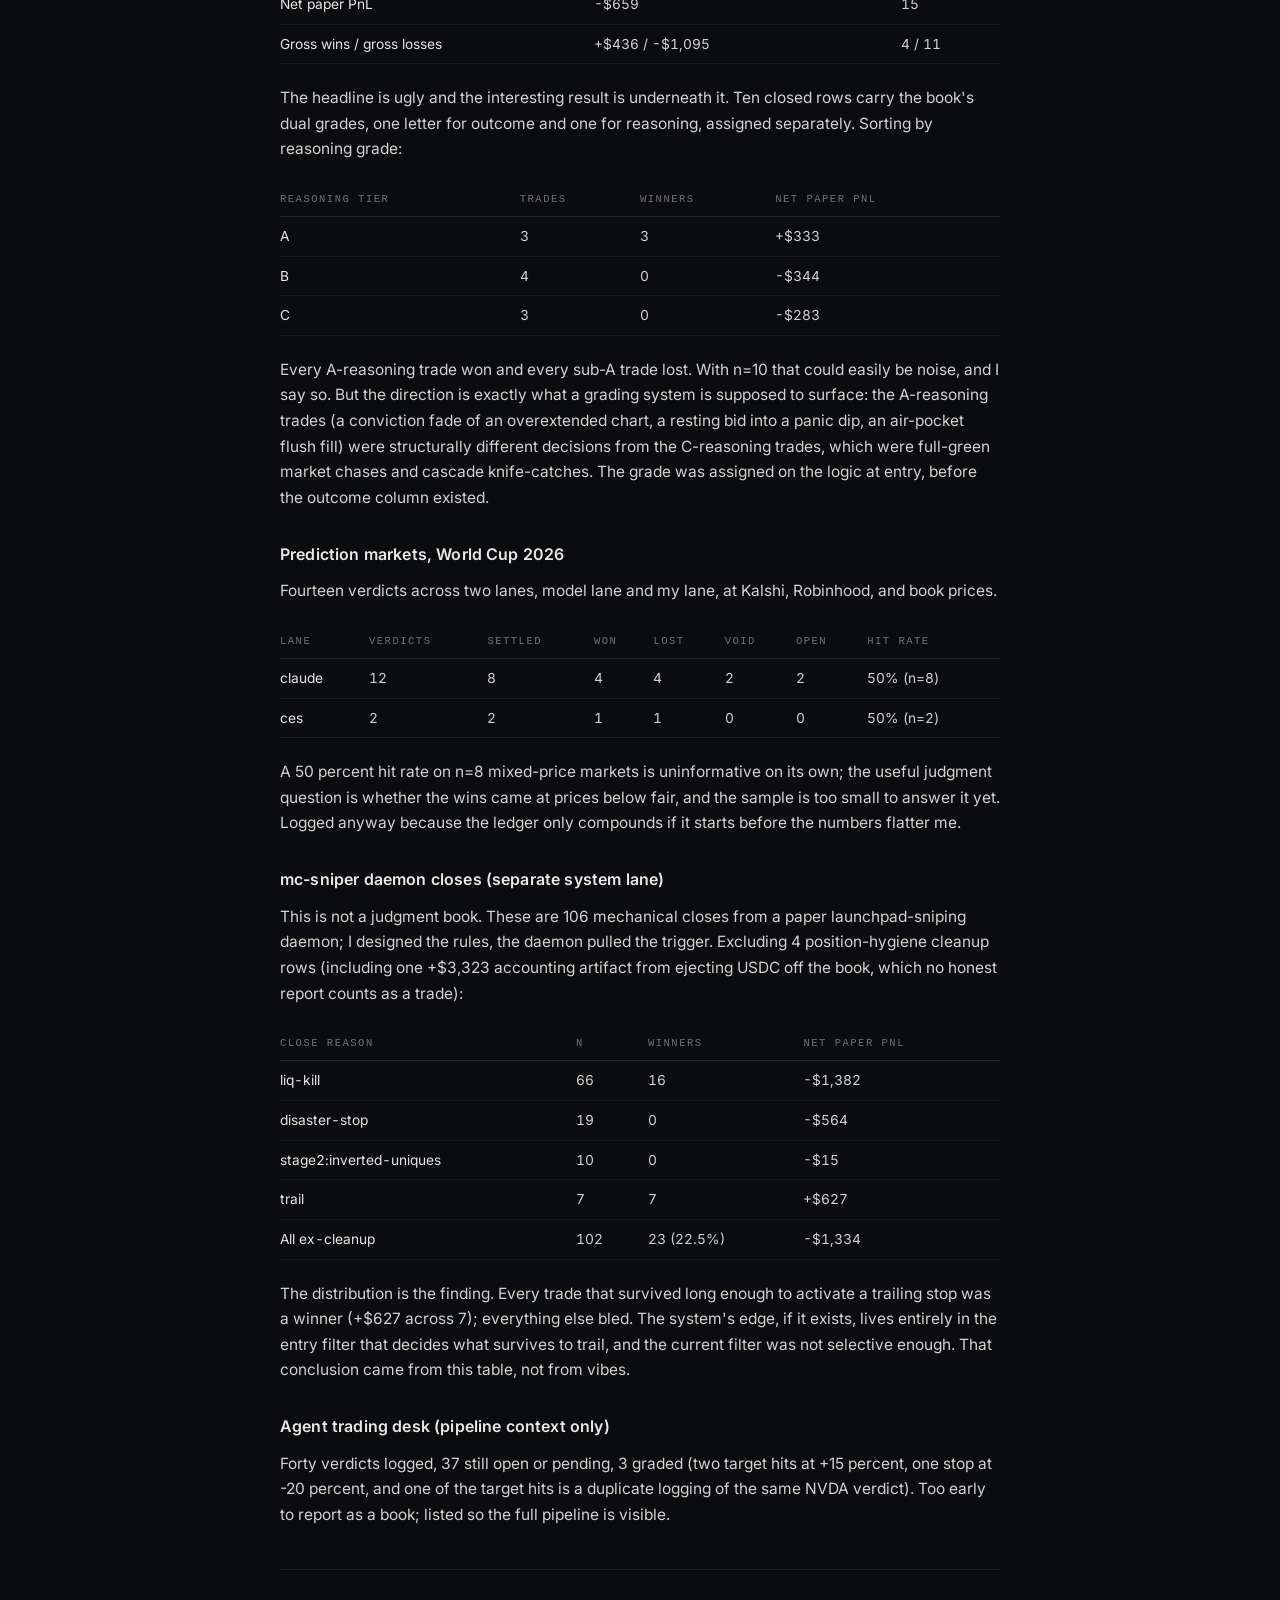
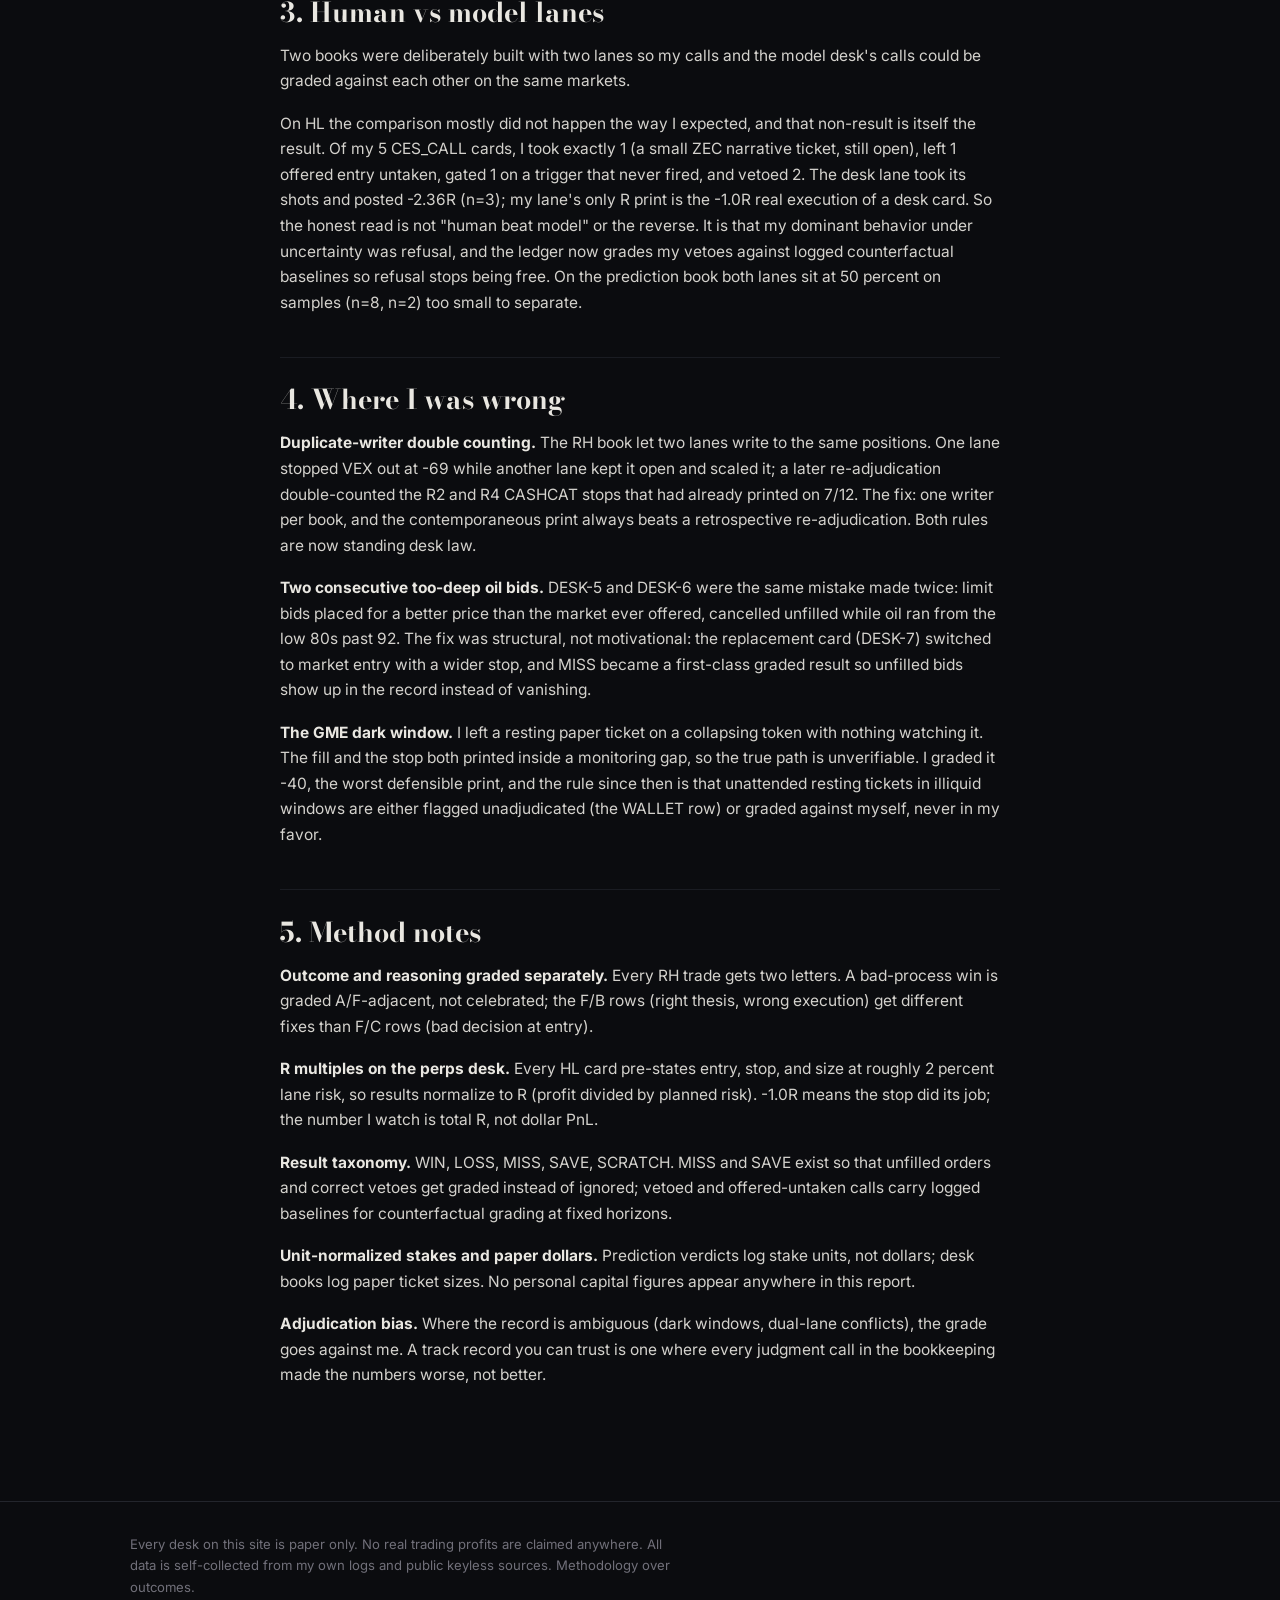
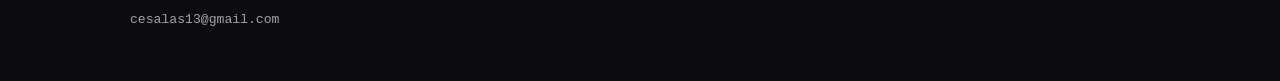
<file: docs/casestudies/calibration-report.html>
<!DOCTYPE html>
<html lang="en">
<head>
<meta charset="utf-8">
<meta name="viewport" content="width=device-width, initial-scale=1">
<title>Calibration report: every graded call across my paper desks | Cesar Salas Research</title>
<meta name="description" content="Every graded call across five paper desks, negative results included.">
<link rel="preconnect" href="https://fonts.googleapis.com">
<link rel="preconnect" href="https://fonts.gstatic.com" crossorigin>
<link href="https://fonts.googleapis.com/css2?family=Bodoni+Moda:opsz,wght@6..96,400;6..96,700&family=Inter:wght@400;500;600;700&display=swap" rel="stylesheet">
<link rel="stylesheet" href="../assets/style.css">
</head>
<body>
<header class="topbar"><div class="topbar-inner"><a class="wordmark" href="../index.html">Cesar Salas<span class="wordmark-tag">Research</span></a><nav class="nav"><a href="../index.html">Home</a><a href="../index.html#case-studies" class="active">Case studies</a><a href="../memos/index.html">Memos</a><a href="../papers/index.html">Papers</a><a href="../map/market-map.html">Market map</a><a href="mailto:cesalas13@gmail.com">Contact</a></nav></div></header>
<main class="article"><article><p class="kicker">Case study</p><h1>Calibration report: every graded call across my paper desks</h1><p><strong>Status: all paper, all tiny samples.</strong> Nothing below involves real money except where a row is explicitly marked as a real execution of a paper twin, and those were small. The sample sizes are small enough that none of these numbers prove skill. That is the point of publishing them anyway: most people in crypto only show you their winners, and the fastest way to demonstrate judgment with two months of track record is to show the full ledger, graded, with the losses and the process failures attached. Every number below carries its n. Reproducible from the scrubbed CSVs via <code>data/calibration.py</code>.</p>
<h2>1. Why publish a paper track record</h2>
<p>I run several paper trading and forecasting desks as a forcing function for one skill: making explicit, timestamped calls with pre-stated invalidation, then grading them without mercy. A paper book with honest grades tells you more about how someone thinks than a screenshot of one green trade. What I am selling here is not returns. It is calibration: do I know when I am guessing, do I separate a good decision from a good outcome, and do I fix the process when it breaks.</p>
<h2>2. The numbers</h2>
<h3>Hyperliquid perps desk (HL)</h3>
<p>Eleven scorecard rows as of extraction on 2026-08-01; 6 resolved, 5 still open, offered, or vetoed and awaiting their grading horizon.</p>
<div class="table-wrap"><table><thead><tr><th>Metric</th><th>Value</th><th>n</th></tr></thead><tbody><tr><td>Resolved outcomes</td><td>0 WIN, 3 LOSS, 1 SCRATCH, 2 MISS</td><td>6</td></tr><tr><td>Total R (rows with an R multiple)</td><td>-3.36R</td><td>4</td></tr><tr><td>Desk-card lane R</td><td>-2.36R</td><td>3</td></tr><tr><td>Real-execution lane R</td><td>-1.0R</td><td>1</td></tr></tbody></table></div>
<p>No wins yet. The desk went 0 for 4 on R-graded attempts in a stretch that included a failed ETH breakout (-1.3R) and an oil long stopped on a ceasefire headline (-1.0R paper and -1.0R real, the one real execution). The two MISS rows matter as much as the losses: both were oil limit bids placed too deep that never filled while the market ran, and MISS is tracked as its own result class because an entry that never triggers during a 12 percent move is a sizing-of-patience error, not neutral.</p>
<h3>Robinhood-chain memecoin paper book (RH)</h3>
<p>Twenty-three book rows; 15 closed with a clean numeric paper PnL. Dollar figures are paper ticket sizes, not personal capital.</p>
<div class="table-wrap"><table><thead><tr><th>Metric</th><th>Value</th><th>n</th></tr></thead><tbody><tr><td>Win rate</td><td>4 wins, 11 losses (27%)</td><td>15</td></tr><tr><td>Net paper PnL</td><td>-$659</td><td>15</td></tr><tr><td>Gross wins / gross losses</td><td>+$436 / -$1,095</td><td>4 / 11</td></tr></tbody></table></div>
<p>The headline is ugly and the interesting result is underneath it. Ten closed rows carry the book's dual grades, one letter for outcome and one for reasoning, assigned separately. Sorting by reasoning grade:</p>
<div class="table-wrap"><table><thead><tr><th>Reasoning tier</th><th>Trades</th><th>Winners</th><th>Net paper PnL</th></tr></thead><tbody><tr><td>A</td><td>3</td><td>3</td><td>+$333</td></tr><tr><td>B</td><td>4</td><td>0</td><td>-$344</td></tr><tr><td>C</td><td>3</td><td>0</td><td>-$283</td></tr></tbody></table></div>
<p>Every A-reasoning trade won and every sub-A trade lost. With n=10 that could easily be noise, and I say so. But the direction is exactly what a grading system is supposed to surface: the A-reasoning trades (a conviction fade of an overextended chart, a resting bid into a panic dip, an air-pocket flush fill) were structurally different decisions from the C-reasoning trades, which were full-green market chases and cascade knife-catches. The grade was assigned on the logic at entry, before the outcome column existed.</p>
<h3>Prediction markets, World Cup 2026</h3>
<p>Fourteen verdicts across two lanes, model lane and my lane, at Kalshi, Robinhood, and book prices.</p>
<div class="table-wrap"><table><thead><tr><th>Lane</th><th>Verdicts</th><th>Settled</th><th>Won</th><th>Lost</th><th>Void</th><th>Open</th><th>Hit rate</th></tr></thead><tbody><tr><td>claude</td><td>12</td><td>8</td><td>4</td><td>4</td><td>2</td><td>2</td><td>50% (n=8)</td></tr><tr><td>ces</td><td>2</td><td>2</td><td>1</td><td>1</td><td>0</td><td>0</td><td>50% (n=2)</td></tr></tbody></table></div>
<p>A 50 percent hit rate on n=8 mixed-price markets is uninformative on its own; the useful judgment question is whether the wins came at prices below fair, and the sample is too small to answer it yet. Logged anyway because the ledger only compounds if it starts before the numbers flatter me.</p>
<h3>mc-sniper daemon closes (separate system lane)</h3>
<p>This is not a judgment book. These are 106 mechanical closes from a paper launchpad-sniping daemon; I designed the rules, the daemon pulled the trigger. Excluding 4 position-hygiene cleanup rows (including one +$3,323 accounting artifact from ejecting USDC off the book, which no honest report counts as a trade):</p>
<div class="table-wrap"><table><thead><tr><th>Close reason</th><th>n</th><th>Winners</th><th>Net paper PnL</th></tr></thead><tbody><tr><td>liq-kill</td><td>66</td><td>16</td><td>-$1,382</td></tr><tr><td>disaster-stop</td><td>19</td><td>0</td><td>-$564</td></tr><tr><td>stage2:inverted-uniques</td><td>10</td><td>0</td><td>-$15</td></tr><tr><td>trail</td><td>7</td><td>7</td><td>+$627</td></tr><tr><td>All ex-cleanup</td><td>102</td><td>23 (22.5%)</td><td>-$1,334</td></tr></tbody></table></div>
<p>The distribution is the finding. Every trade that survived long enough to activate a trailing stop was a winner (+$627 across 7); everything else bled. The system's edge, if it exists, lives entirely in the entry filter that decides what survives to trail, and the current filter was not selective enough. That conclusion came from this table, not from vibes.</p>
<h3>Agent trading desk (pipeline context only)</h3>
<p>Forty verdicts logged, 37 still open or pending, 3 graded (two target hits at +15 percent, one stop at -20 percent, and one of the target hits is a duplicate logging of the same NVDA verdict). Too early to report as a book; listed so the full pipeline is visible.</p>
<h2>3. Human vs model lanes</h2>
<p>Two books were deliberately built with two lanes so my calls and the model desk's calls could be graded against each other on the same markets.</p>
<p>On HL the comparison mostly did not happen the way I expected, and that non-result is itself the result. Of my 5 CES_CALL cards, I took exactly 1 (a small ZEC narrative ticket, still open), left 1 offered entry untaken, gated 1 on a trigger that never fired, and vetoed 2. The desk lane took its shots and posted -2.36R (n=3); my lane's only R print is the -1.0R real execution of a desk card. So the honest read is not "human beat model" or the reverse. It is that my dominant behavior under uncertainty was refusal, and the ledger now grades my vetoes against logged counterfactual baselines so refusal stops being free. On the prediction book both lanes sit at 50 percent on samples (n=8, n=2) too small to separate.</p>
<h2>4. Where I was wrong</h2>
<p><strong>Duplicate-writer double counting.</strong> The RH book let two lanes write to the same positions. One lane stopped VEX out at -69 while another lane kept it open and scaled it; a later re-adjudication double-counted the R2 and R4 CASHCAT stops that had already printed on 7/12. The fix: one writer per book, and the contemporaneous print always beats a retrospective re-adjudication. Both rules are now standing desk law.</p>
<p><strong>Two consecutive too-deep oil bids.</strong> DESK-5 and DESK-6 were the same mistake made twice: limit bids placed for a better price than the market ever offered, cancelled unfilled while oil ran from the low 80s past 92. The fix was structural, not motivational: the replacement card (DESK-7) switched to market entry with a wider stop, and MISS became a first-class graded result so unfilled bids show up in the record instead of vanishing.</p>
<p><strong>The GME dark window.</strong> I left a resting paper ticket on a collapsing token with nothing watching it. The fill and the stop both printed inside a monitoring gap, so the true path is unverifiable. I graded it -40, the worst defensible print, and the rule since then is that unattended resting tickets in illiquid windows are either flagged unadjudicated (the WALLET row) or graded against myself, never in my favor.</p>
<h2>5. Method notes</h2>
<p><strong>Outcome and reasoning graded separately.</strong> Every RH trade gets two letters. A bad-process win is graded A/F-adjacent, not celebrated; the F/B rows (right thesis, wrong execution) get different fixes than F/C rows (bad decision at entry).</p>
<p><strong>R multiples on the perps desk.</strong> Every HL card pre-states entry, stop, and size at roughly 2 percent lane risk, so results normalize to R (profit divided by planned risk). -1.0R means the stop did its job; the number I watch is total R, not dollar PnL.</p>
<p><strong>Result taxonomy.</strong> WIN, LOSS, MISS, SAVE, SCRATCH. MISS and SAVE exist so that unfilled orders and correct vetoes get graded instead of ignored; vetoed and offered-untaken calls carry logged baselines for counterfactual grading at fixed horizons.</p>
<p><strong>Unit-normalized stakes and paper dollars.</strong> Prediction verdicts log stake units, not dollars; desk books log paper ticket sizes. No personal capital figures appear anywhere in this report.</p>
<p><strong>Adjudication bias.</strong> Where the record is ambiguous (dark windows, dual-lane conflicts), the grade goes against me. A track record you can trust is one where every judgment call in the bookkeeping made the numbers worse, not better.</p></article></main>
<footer class="footer"><div class="footer-inner">
<p>Every desk on this site is paper only. No real trading profits are claimed anywhere. All data is self-collected from my own logs and public keyless sources. Methodology over outcomes.</p>
<p class="footer-contact"><a href="mailto:cesalas13@gmail.com">cesalas13@gmail.com</a></p>
</div></footer>
</body>
</html>
</file>
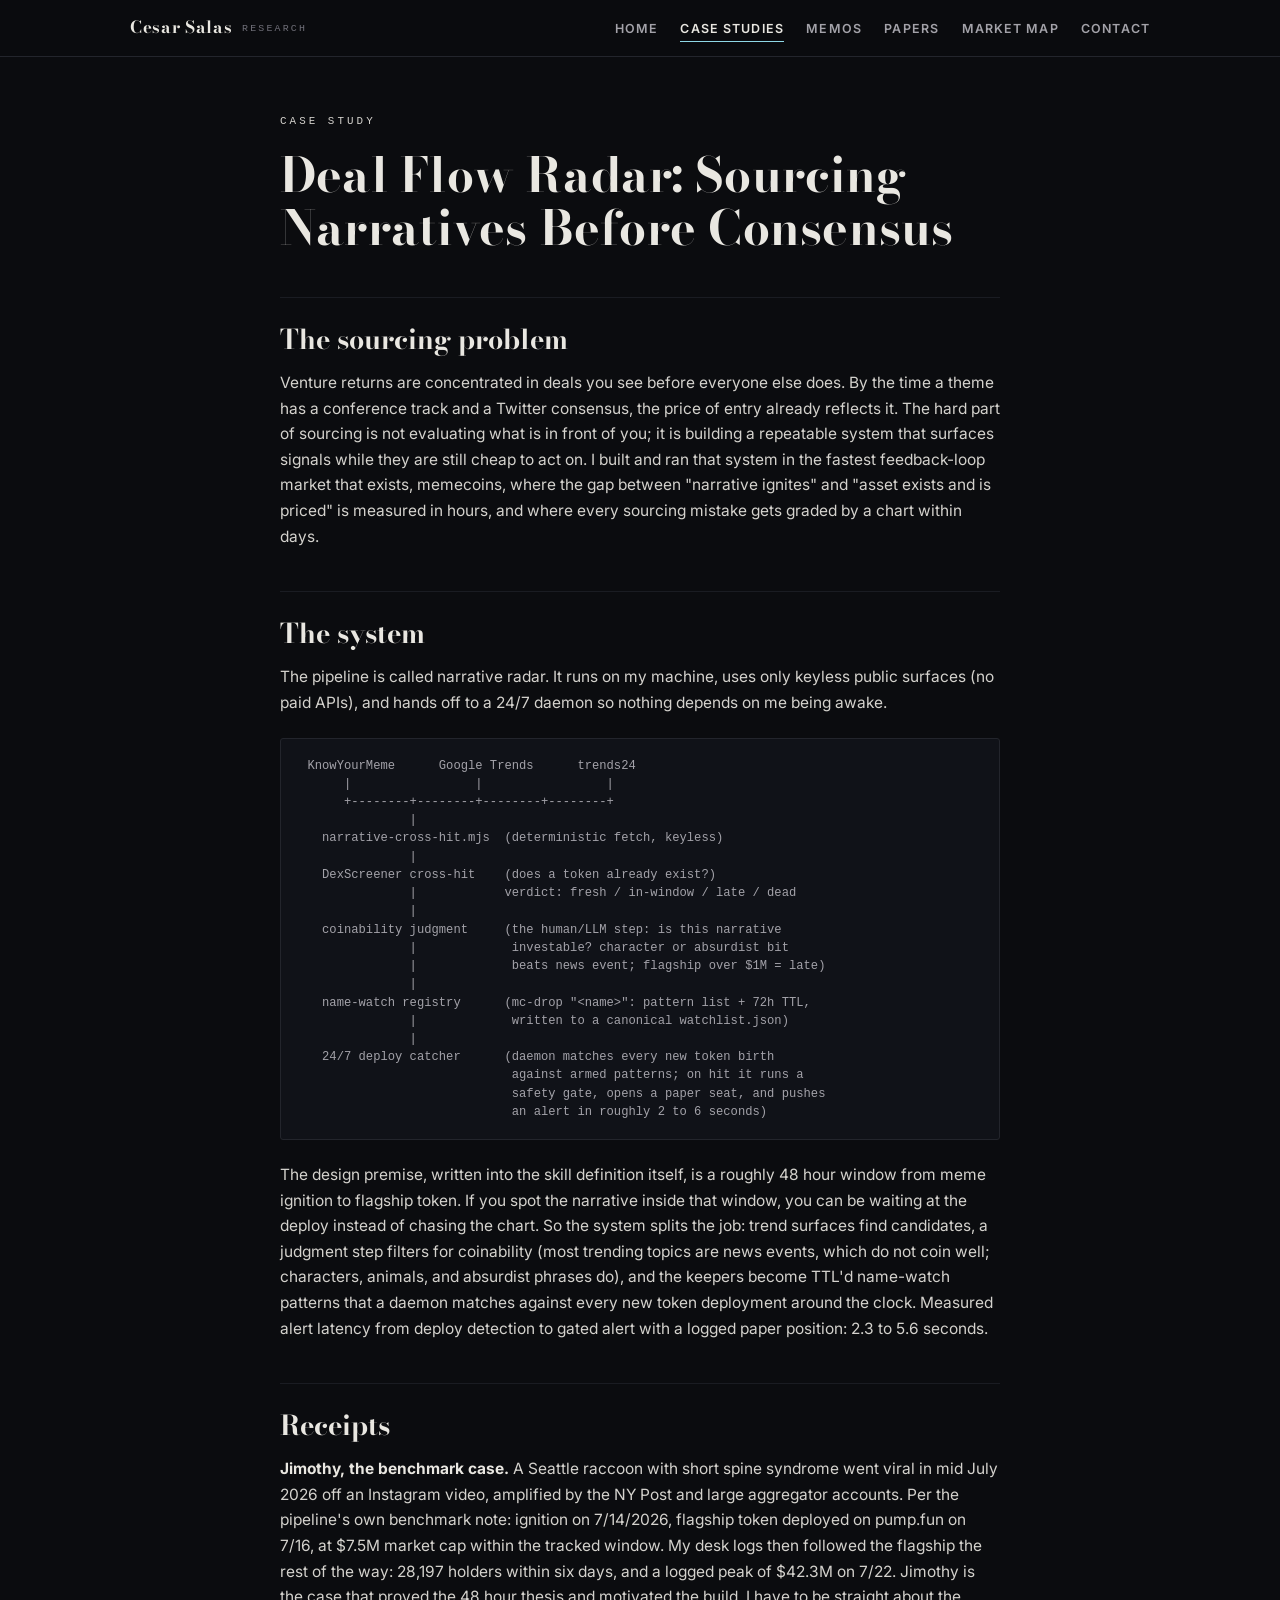
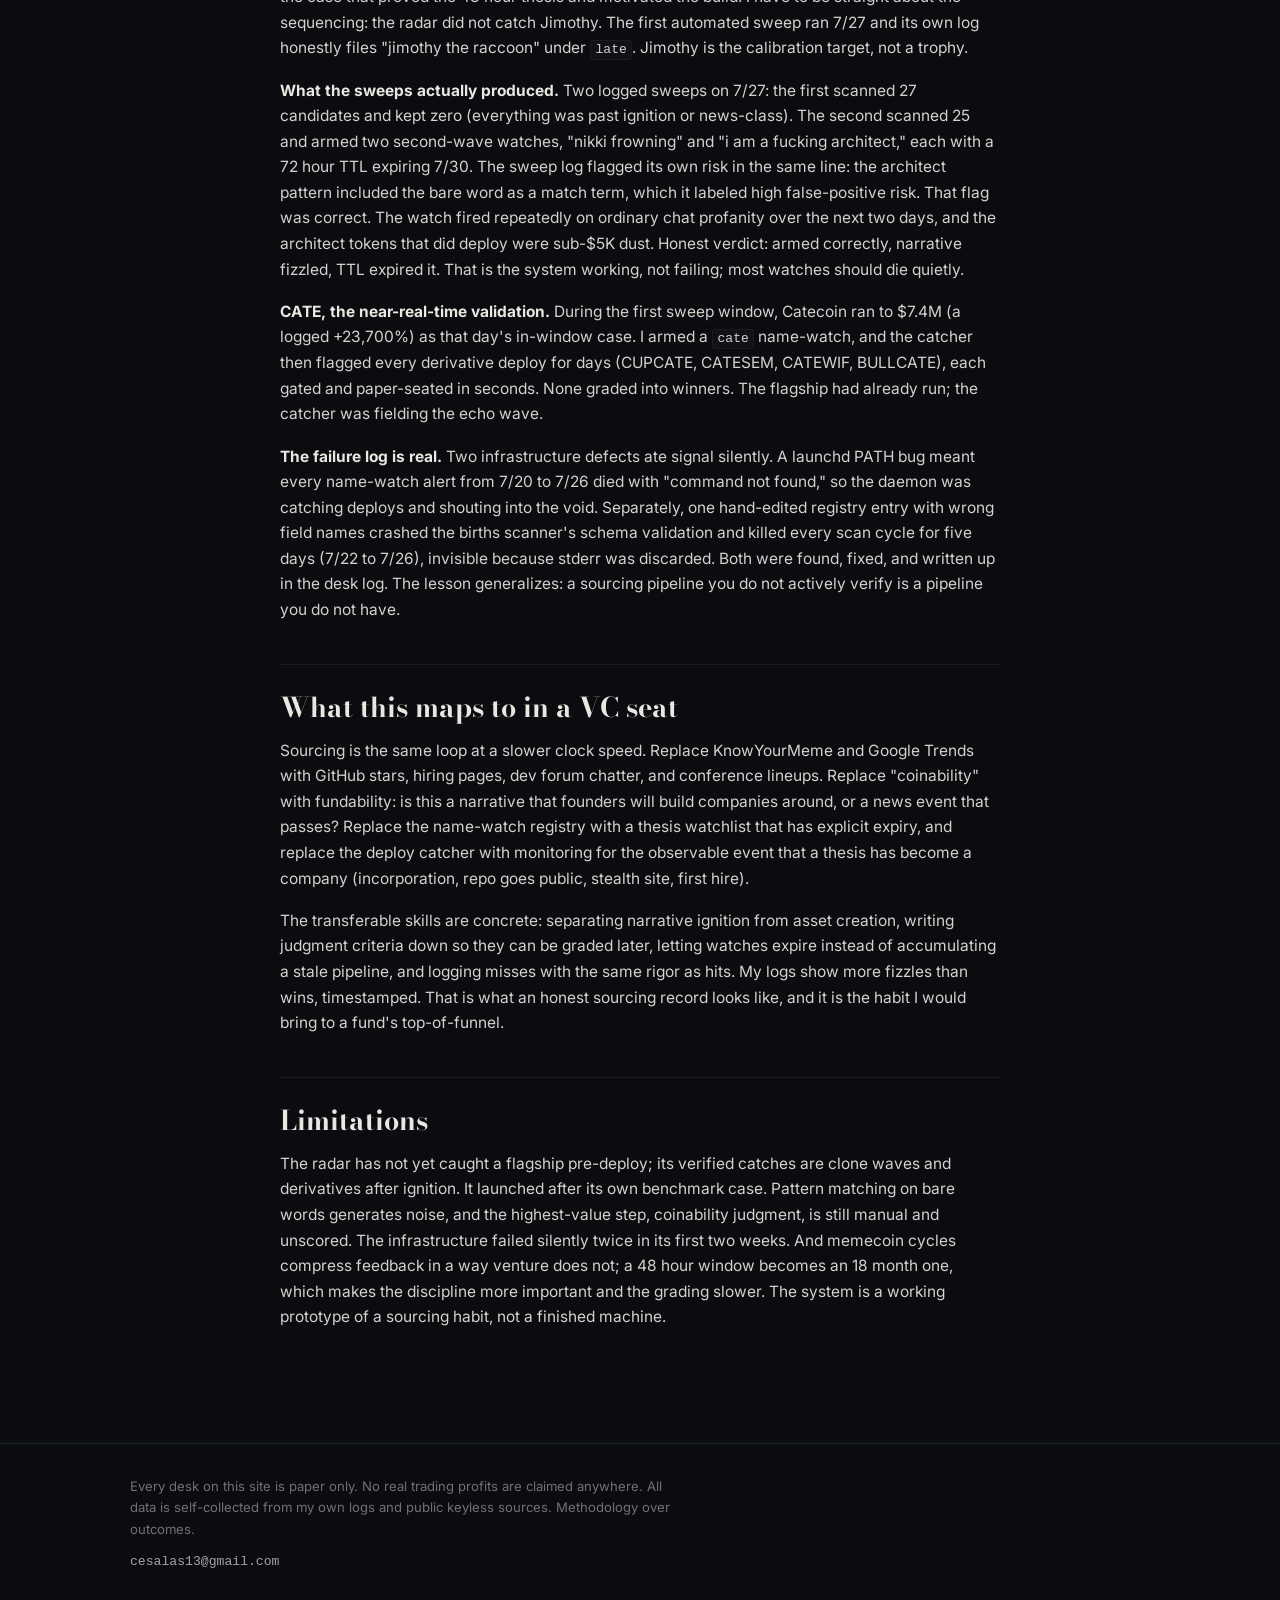
<file: docs/casestudies/deal-flow-radar.html>
<!DOCTYPE html>
<html lang="en">
<head>
<meta charset="utf-8">
<meta name="viewport" content="width=device-width, initial-scale=1">
<title>Deal Flow Radar: Sourcing Narratives Before Consensus | Cesar Salas Research</title>
<meta name="description" content="A 24/7 narrative-sourcing pipeline for memecoins and what its logged misses teach about VC sourcing.">
<link rel="preconnect" href="https://fonts.googleapis.com">
<link rel="preconnect" href="https://fonts.gstatic.com" crossorigin>
<link href="https://fonts.googleapis.com/css2?family=Bodoni+Moda:opsz,wght@6..96,400;6..96,700&family=Inter:wght@400;500;600;700&display=swap" rel="stylesheet">
<link rel="stylesheet" href="../assets/style.css">
</head>
<body>
<header class="topbar"><div class="topbar-inner"><a class="wordmark" href="../index.html">Cesar Salas<span class="wordmark-tag">Research</span></a><nav class="nav"><a href="../index.html">Home</a><a href="../index.html#case-studies" class="active">Case studies</a><a href="../memos/index.html">Memos</a><a href="../papers/index.html">Papers</a><a href="../map/market-map.html">Market map</a><a href="mailto:cesalas13@gmail.com">Contact</a></nav></div></header>
<main class="article"><article><p class="kicker">Case study</p><h1>Deal Flow Radar: Sourcing Narratives Before Consensus</h1><h2>The sourcing problem</h2>
<p>Venture returns are concentrated in deals you see before everyone else does. By the time a theme has a conference track and a Twitter consensus, the price of entry already reflects it. The hard part of sourcing is not evaluating what is in front of you; it is building a repeatable system that surfaces signals while they are still cheap to act on. I built and ran that system in the fastest feedback-loop market that exists, memecoins, where the gap between "narrative ignites" and "asset exists and is priced" is measured in hours, and where every sourcing mistake gets graded by a chart within days.</p>
<h2>The system</h2>
<p>The pipeline is called narrative radar. It runs on my machine, uses only keyless public surfaces (no paid APIs), and hands off to a 24/7 daemon so nothing depends on me being awake.</p>
<pre class="diagram"> KnowYourMeme      Google Trends      trends24
      |                 |                 |
      +--------+--------+--------+--------+
               |
   narrative-cross-hit.mjs  (deterministic fetch, keyless)
               |
   DexScreener cross-hit    (does a token already exist?)
               |            verdict: fresh / in-window / late / dead
               |
   coinability judgment     (the human/LLM step: is this narrative
               |             investable? character or absurdist bit
               |             beats news event; flagship over $1M = late)
               |
   name-watch registry      (mc-drop &quot;&lt;name&gt;&quot;: pattern list + 72h TTL,
               |             written to a canonical watchlist.json)
               |
   24/7 deploy catcher      (daemon matches every new token birth
                             against armed patterns; on hit it runs a
                             safety gate, opens a paper seat, and pushes
                             an alert in roughly 2 to 6 seconds)</pre>
<p>The design premise, written into the skill definition itself, is a roughly 48 hour window from meme ignition to flagship token. If you spot the narrative inside that window, you can be waiting at the deploy instead of chasing the chart. So the system splits the job: trend surfaces find candidates, a judgment step filters for coinability (most trending topics are news events, which do not coin well; characters, animals, and absurdist phrases do), and the keepers become TTL'd name-watch patterns that a daemon matches against every new token deployment around the clock. Measured alert latency from deploy detection to gated alert with a logged paper position: 2.3 to 5.6 seconds.</p>
<h2>Receipts</h2>
<p><strong>Jimothy, the benchmark case.</strong> A Seattle raccoon with short spine syndrome went viral in mid July 2026 off an Instagram video, amplified by the NY Post and large aggregator accounts. Per the pipeline's own benchmark note: ignition on 7/14/2026, flagship token deployed on pump.fun on 7/16, at $7.5M market cap within the tracked window. My desk logs then followed the flagship the rest of the way: 28,197 holders within six days, and a logged peak of $42.3M on 7/22. Jimothy is the case that proved the 48 hour thesis and motivated the build. I have to be straight about the sequencing: the radar did not catch Jimothy. The first automated sweep ran 7/27 and its own log honestly files "jimothy the raccoon" under <code>late</code>. Jimothy is the calibration target, not a trophy.</p>
<p><strong>What the sweeps actually produced.</strong> Two logged sweeps on 7/27: the first scanned 27 candidates and kept zero (everything was past ignition or news-class). The second scanned 25 and armed two second-wave watches, "nikki frowning" and "i am a fucking architect," each with a 72 hour TTL expiring 7/30. The sweep log flagged its own risk in the same line: the architect pattern included the bare word as a match term, which it labeled high false-positive risk. That flag was correct. The watch fired repeatedly on ordinary chat profanity over the next two days, and the architect tokens that did deploy were sub-$5K dust. Honest verdict: armed correctly, narrative fizzled, TTL expired it. That is the system working, not failing; most watches should die quietly.</p>
<p><strong>CATE, the near-real-time validation.</strong> During the first sweep window, Catecoin ran to $7.4M (a logged +23,700%) as that day's in-window case. I armed a <code>cate</code> name-watch, and the catcher then flagged every derivative deploy for days (CUPCATE, CATESEM, CATEWIF, BULLCATE), each gated and paper-seated in seconds. None graded into winners. The flagship had already run; the catcher was fielding the echo wave.</p>
<p><strong>The failure log is real.</strong> Two infrastructure defects ate signal silently. A launchd PATH bug meant every name-watch alert from 7/20 to 7/26 died with "command not found," so the daemon was catching deploys and shouting into the void. Separately, one hand-edited registry entry with wrong field names crashed the births scanner's schema validation and killed every scan cycle for five days (7/22 to 7/26), invisible because stderr was discarded. Both were found, fixed, and written up in the desk log. The lesson generalizes: a sourcing pipeline you do not actively verify is a pipeline you do not have.</p>
<h2>What this maps to in a VC seat</h2>
<p>Sourcing is the same loop at a slower clock speed. Replace KnowYourMeme and Google Trends with GitHub stars, hiring pages, dev forum chatter, and conference lineups. Replace "coinability" with fundability: is this a narrative that founders will build companies around, or a news event that passes? Replace the name-watch registry with a thesis watchlist that has explicit expiry, and replace the deploy catcher with monitoring for the observable event that a thesis has become a company (incorporation, repo goes public, stealth site, first hire).</p>
<p>The transferable skills are concrete: separating narrative ignition from asset creation, writing judgment criteria down so they can be graded later, letting watches expire instead of accumulating a stale pipeline, and logging misses with the same rigor as hits. My logs show more fizzles than wins, timestamped. That is what an honest sourcing record looks like, and it is the habit I would bring to a fund's top-of-funnel.</p>
<h2>Limitations</h2>
<p>The radar has not yet caught a flagship pre-deploy; its verified catches are clone waves and derivatives after ignition. It launched after its own benchmark case. Pattern matching on bare words generates noise, and the highest-value step, coinability judgment, is still manual and unscored. The infrastructure failed silently twice in its first two weeks. And memecoin cycles compress feedback in a way venture does not; a 48 hour window becomes an 18 month one, which makes the discipline more important and the grading slower. The system is a working prototype of a sourcing habit, not a finished machine.</p></article></main>
<footer class="footer"><div class="footer-inner">
<p>Every desk on this site is paper only. No real trading profits are claimed anywhere. All data is self-collected from my own logs and public keyless sources. Methodology over outcomes.</p>
<p class="footer-contact"><a href="mailto:cesalas13@gmail.com">cesalas13@gmail.com</a></p>
</div></footer>
</body>
</html>
</file>
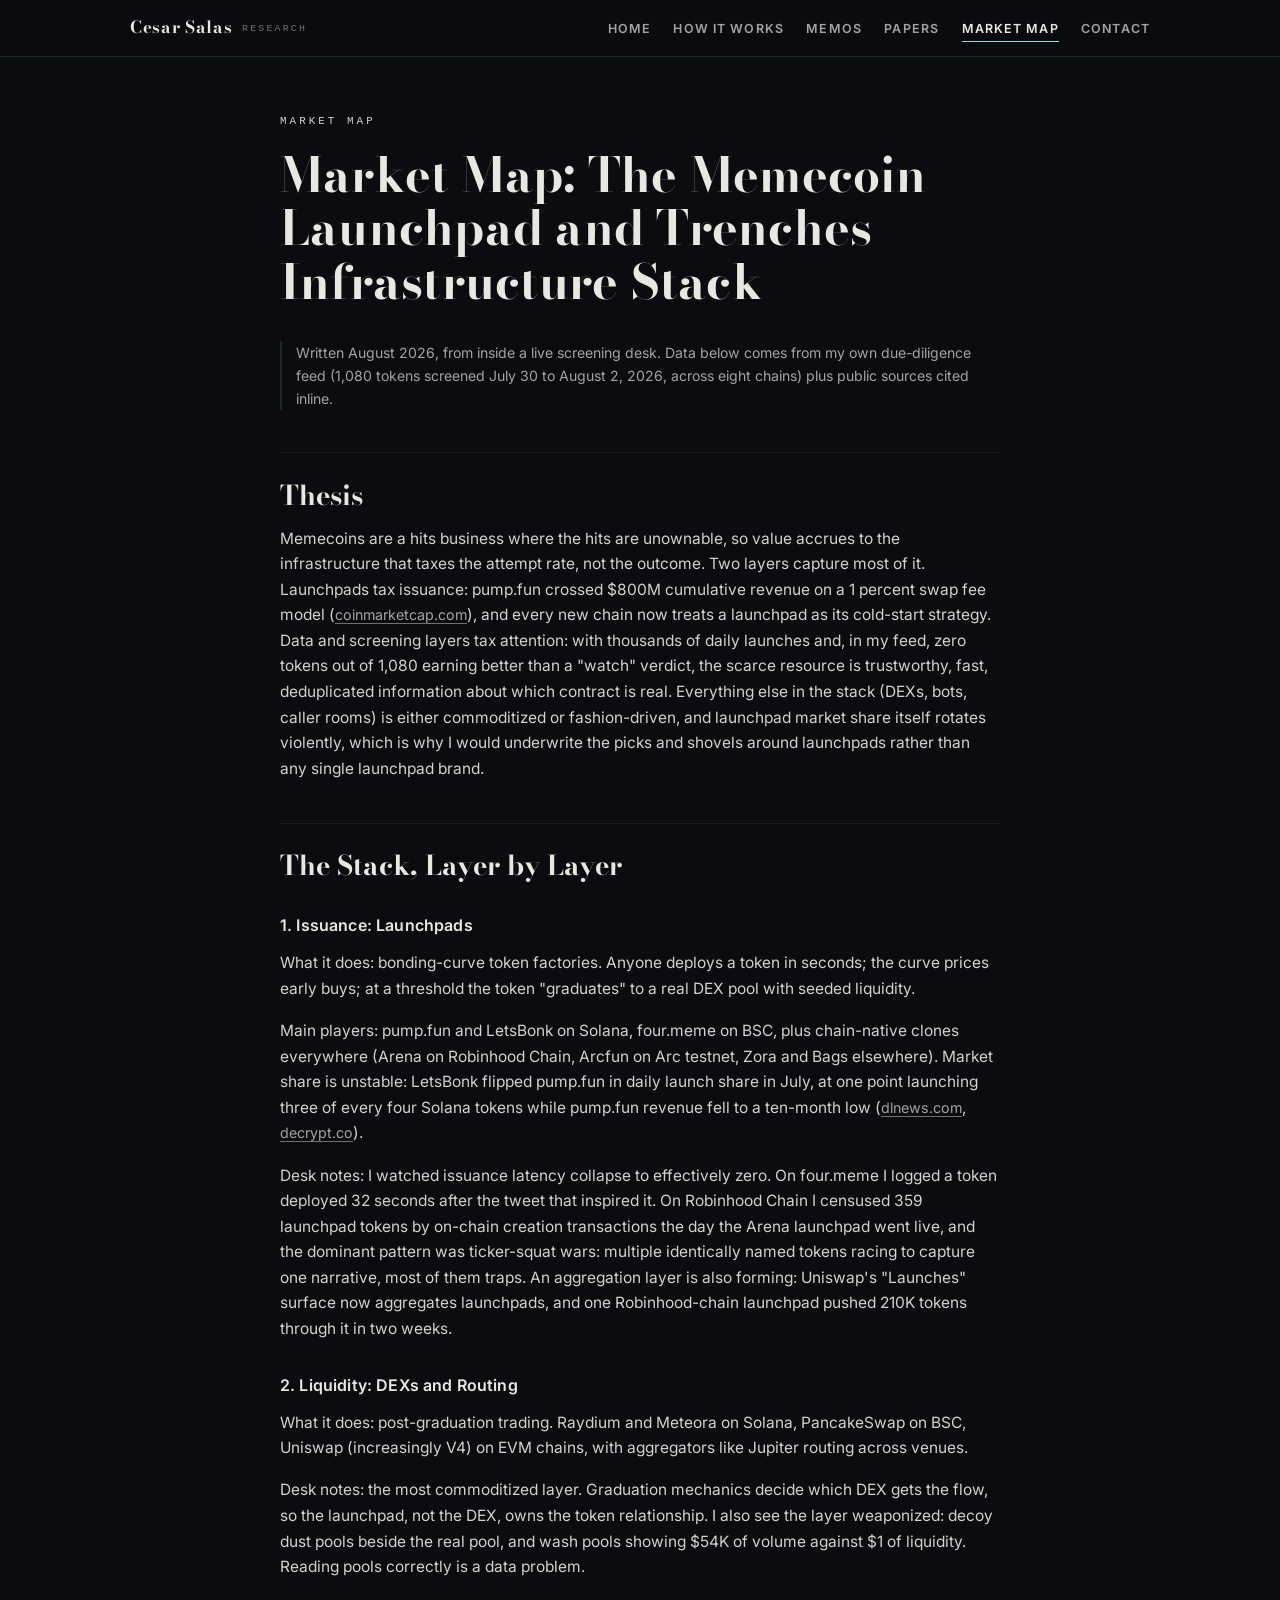
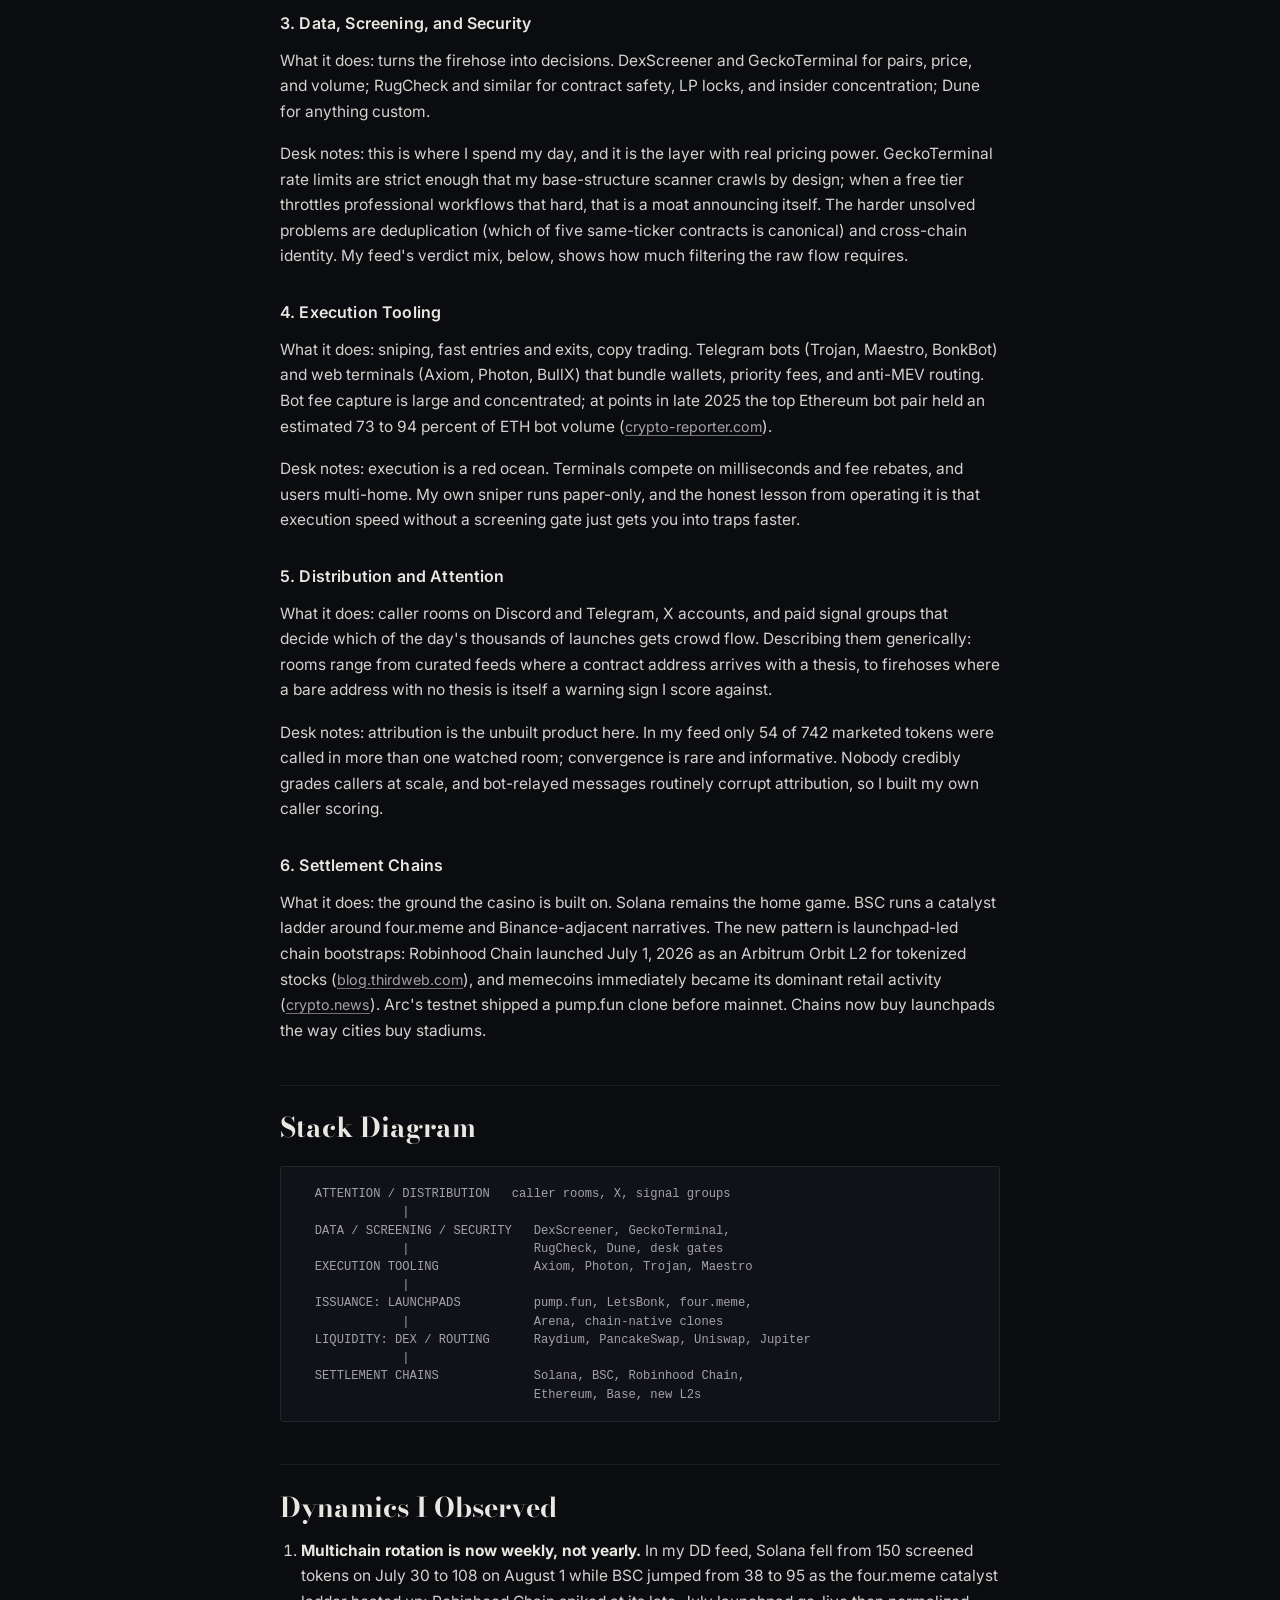
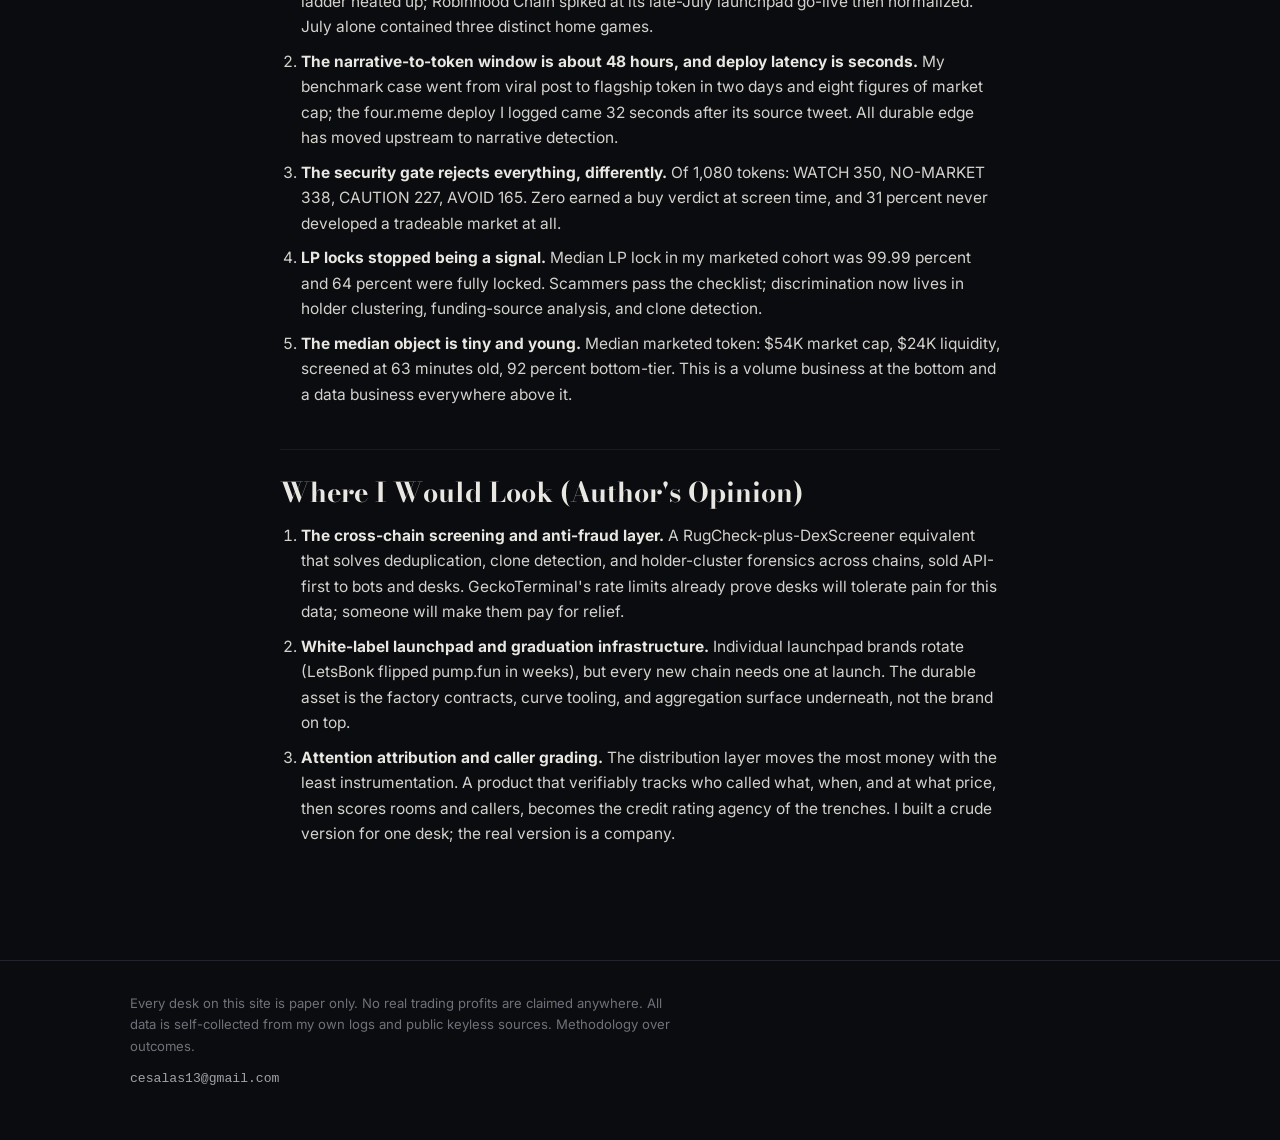
<file: docs/map/market-map.html>
<!DOCTYPE html>
<html lang="en">
<head>
<meta charset="utf-8">
<meta name="viewport" content="width=device-width, initial-scale=1">
<title>Market Map: The Memecoin Launchpad and Trenches Infrastructure Stack | Cesar Salas Research</title>
<meta name="description" content="The memecoin launchpad and trenches infrastructure stack, mapped from 1,080 screened tokens.">
<link rel="preconnect" href="https://fonts.googleapis.com">
<link rel="preconnect" href="https://fonts.gstatic.com" crossorigin>
<link href="https://fonts.googleapis.com/css2?family=Bodoni+Moda:opsz,wght@6..96,400;6..96,700&family=Inter:wght@400;500;600;700&display=swap" rel="stylesheet">
<link rel="stylesheet" href="../assets/style.css">
</head>
<body>
<header class="topbar"><div class="topbar-inner"><a class="wordmark" href="../index.html">Cesar Salas<span class="wordmark-tag">Research</span></a><nav class="nav"><a href="../index.html">Home</a><a href="../index.html#case-studies">How it works</a><a href="../memos/index.html">Memos</a><a href="../papers/index.html">Papers</a><a href="../map/market-map.html" class="active">Market map</a><a href="mailto:cesalas13@gmail.com">Contact</a></nav></div></header>
<main class="article"><article><p class="kicker">Market map</p><h1>Market Map: The Memecoin Launchpad and Trenches Infrastructure Stack</h1><p class="note">Written August 2026, from inside a live screening desk. Data below comes from my own due-diligence feed (1,080 tokens screened July 30 to August 2, 2026, across eight chains) plus public sources cited inline.</p>
<h2>Thesis</h2>
<p>Memecoins are a hits business where the hits are unownable, so value accrues to the infrastructure that taxes the attempt rate, not the outcome. Two layers capture most of it. Launchpads tax issuance: pump.fun crossed $800M cumulative revenue on a 1 percent swap fee model (<a class="cite" href="https://coinmarketcap.com/academy/article/pumpfun-surpasses-dollar800m-revenue-in-solana-meme-coin-battle" target="_blank" rel="noopener">coinmarketcap.com</a>), and every new chain now treats a launchpad as its cold-start strategy. Data and screening layers tax attention: with thousands of daily launches and, in my feed, zero tokens out of 1,080 earning better than a "watch" verdict, the scarce resource is trustworthy, fast, deduplicated information about which contract is real. Everything else in the stack (DEXs, bots, caller rooms) is either commoditized or fashion-driven, and launchpad market share itself rotates violently, which is why I would underwrite the picks and shovels around launchpads rather than any single launchpad brand.</p>
<h2>The Stack, Layer by Layer</h2>
<h3>1. Issuance: Launchpads</h3>
<p>What it does: bonding-curve token factories. Anyone deploys a token in seconds; the curve prices early buys; at a threshold the token "graduates" to a real DEX pool with seeded liquidity.</p>
<p>Main players: pump.fun and LetsBonk on Solana, four.meme on BSC, plus chain-native clones everywhere (Arena on Robinhood Chain, Arcfun on Arc testnet, Zora and Bags elsewhere). Market share is unstable: LetsBonk flipped pump.fun in daily launch share in July, at one point launching three of every four Solana tokens while pump.fun revenue fell to a ten-month low (<a class="cite" href="https://www.dlnews.com/articles/defi/pumpfun-revenue-falls-to-10-month-low/" target="_blank" rel="noopener">dlnews.com</a>, <a class="cite" href="https://decrypt.co/332091/pump-fun-revenue-plummets-meme-coin-traders-tap-launchpads" target="_blank" rel="noopener">decrypt.co</a>).</p>
<p>Desk notes: I watched issuance latency collapse to effectively zero. On four.meme I logged a token deployed 32 seconds after the tweet that inspired it. On Robinhood Chain I censused 359 launchpad tokens by on-chain creation transactions the day the Arena launchpad went live, and the dominant pattern was ticker-squat wars: multiple identically named tokens racing to capture one narrative, most of them traps. An aggregation layer is also forming: Uniswap's "Launches" surface now aggregates launchpads, and one Robinhood-chain launchpad pushed 210K tokens through it in two weeks.</p>
<h3>2. Liquidity: DEXs and Routing</h3>
<p>What it does: post-graduation trading. Raydium and Meteora on Solana, PancakeSwap on BSC, Uniswap (increasingly V4) on EVM chains, with aggregators like Jupiter routing across venues.</p>
<p>Desk notes: the most commoditized layer. Graduation mechanics decide which DEX gets the flow, so the launchpad, not the DEX, owns the token relationship. I also see the layer weaponized: decoy dust pools beside the real pool, and wash pools showing $54K of volume against $1 of liquidity. Reading pools correctly is a data problem.</p>
<h3>3. Data, Screening, and Security</h3>
<p>What it does: turns the firehose into decisions. DexScreener and GeckoTerminal for pairs, price, and volume; RugCheck and similar for contract safety, LP locks, and insider concentration; Dune for anything custom.</p>
<p>Desk notes: this is where I spend my day, and it is the layer with real pricing power. GeckoTerminal rate limits are strict enough that my base-structure scanner crawls by design; when a free tier throttles professional workflows that hard, that is a moat announcing itself. The harder unsolved problems are deduplication (which of five same-ticker contracts is canonical) and cross-chain identity. My feed's verdict mix, below, shows how much filtering the raw flow requires.</p>
<h3>4. Execution Tooling</h3>
<p>What it does: sniping, fast entries and exits, copy trading. Telegram bots (Trojan, Maestro, BonkBot) and web terminals (Axiom, Photon, BullX) that bundle wallets, priority fees, and anti-MEV routing. Bot fee capture is large and concentrated; at points in late 2025 the top Ethereum bot pair held an estimated 73 to 94 percent of ETH bot volume (<a class="cite" href="https://www.crypto-reporter.com/press-releases/the-state-of-memecoin-trading-bots-in-2026-volume-fee-capture-and-market-share-across-the-top-8-126770/" target="_blank" rel="noopener">crypto-reporter.com</a>).</p>
<p>Desk notes: execution is a red ocean. Terminals compete on milliseconds and fee rebates, and users multi-home. My own sniper runs paper-only, and the honest lesson from operating it is that execution speed without a screening gate just gets you into traps faster.</p>
<h3>5. Distribution and Attention</h3>
<p>What it does: caller rooms on Discord and Telegram, X accounts, and paid signal groups that decide which of the day's thousands of launches gets crowd flow. Describing them generically: rooms range from curated feeds where a contract address arrives with a thesis, to firehoses where a bare address with no thesis is itself a warning sign I score against.</p>
<p>Desk notes: attribution is the unbuilt product here. In my feed only 54 of 742 marketed tokens were called in more than one watched room; convergence is rare and informative. Nobody credibly grades callers at scale, and bot-relayed messages routinely corrupt attribution, so I built my own caller scoring.</p>
<h3>6. Settlement Chains</h3>
<p>What it does: the ground the casino is built on. Solana remains the home game. BSC runs a catalyst ladder around four.meme and Binance-adjacent narratives. The new pattern is launchpad-led chain bootstraps: Robinhood Chain launched July 1, 2026 as an Arbitrum Orbit L2 for tokenized stocks (<a class="cite" href="https://blog.thirdweb.com/robinhood-chain-inside-the-ethereum-l2-bringing-tokenized-stocks-to-120-countries/" target="_blank" rel="noopener">blog.thirdweb.com</a>), and memecoins immediately became its dominant retail activity (<a class="cite" href="https://crypto.news/robinhood-chain-memecoins-tokenized-stocks/" target="_blank" rel="noopener">crypto.news</a>). Arc's testnet shipped a pump.fun clone before mainnet. Chains now buy launchpads the way cities buy stadiums.</p>
<h2>Stack Diagram</h2>
<pre class="diagram">  ATTENTION / DISTRIBUTION   caller rooms, X, signal groups
              |
  DATA / SCREENING / SECURITY   DexScreener, GeckoTerminal,
              |                 RugCheck, Dune, desk gates
  EXECUTION TOOLING             Axiom, Photon, Trojan, Maestro
              |
  ISSUANCE: LAUNCHPADS          pump.fun, LetsBonk, four.meme,
              |                 Arena, chain-native clones
  LIQUIDITY: DEX / ROUTING      Raydium, PancakeSwap, Uniswap, Jupiter
              |
  SETTLEMENT CHAINS             Solana, BSC, Robinhood Chain,
                                Ethereum, Base, new L2s</pre>
<h2>Dynamics I Observed</h2>
<ol><li><strong>Multichain rotation is now weekly, not yearly.</strong> In my DD feed, Solana fell from 150 screened tokens on July 30 to 108 on August 1 while BSC jumped from 38 to 95 as the four.meme catalyst ladder heated up; Robinhood Chain spiked at its late-July launchpad go-live then normalized. July alone contained three distinct home games.</li><li><strong>The narrative-to-token window is about 48 hours, and deploy latency is seconds.</strong> My benchmark case went from viral post to flagship token in two days and eight figures of market cap; the four.meme deploy I logged came 32 seconds after its source tweet. All durable edge has moved upstream to narrative detection.</li><li><strong>The security gate rejects everything, differently.</strong> Of 1,080 tokens: WATCH 350, NO-MARKET 338, CAUTION 227, AVOID 165. Zero earned a buy verdict at screen time, and 31 percent never developed a tradeable market at all.</li><li><strong>LP locks stopped being a signal.</strong> Median LP lock in my marketed cohort was 99.99 percent and 64 percent were fully locked. Scammers pass the checklist; discrimination now lives in holder clustering, funding-source analysis, and clone detection.</li><li><strong>The median object is tiny and young.</strong> Median marketed token: $54K market cap, $24K liquidity, screened at 63 minutes old, 92 percent bottom-tier. This is a volume business at the bottom and a data business everywhere above it.</li></ol>
<h2>Where I Would Look (Author's Opinion)</h2>
<ol><li><strong>The cross-chain screening and anti-fraud layer.</strong> A RugCheck-plus-DexScreener equivalent that solves deduplication, clone detection, and holder-cluster forensics across chains, sold API-first to bots and desks. GeckoTerminal's rate limits already prove desks will tolerate pain for this data; someone will make them pay for relief.</li><li><strong>White-label launchpad and graduation infrastructure.</strong> Individual launchpad brands rotate (LetsBonk flipped pump.fun in weeks), but every new chain needs one at launch. The durable asset is the factory contracts, curve tooling, and aggregation surface underneath, not the brand on top.</li><li><strong>Attention attribution and caller grading.</strong> The distribution layer moves the most money with the least instrumentation. A product that verifiably tracks who called what, when, and at what price, then scores rooms and callers, becomes the credit rating agency of the trenches. I built a crude version for one desk; the real version is a company.</li></ol></article></main>
<footer class="footer"><div class="footer-inner">
<p>Every desk on this site is paper only. No real trading profits are claimed anywhere. All data is self-collected from my own logs and public keyless sources. Methodology over outcomes.</p>
<p class="footer-contact"><a href="mailto:cesalas13@gmail.com">cesalas13@gmail.com</a></p>
</div></footer>
</body>
</html>
</file>
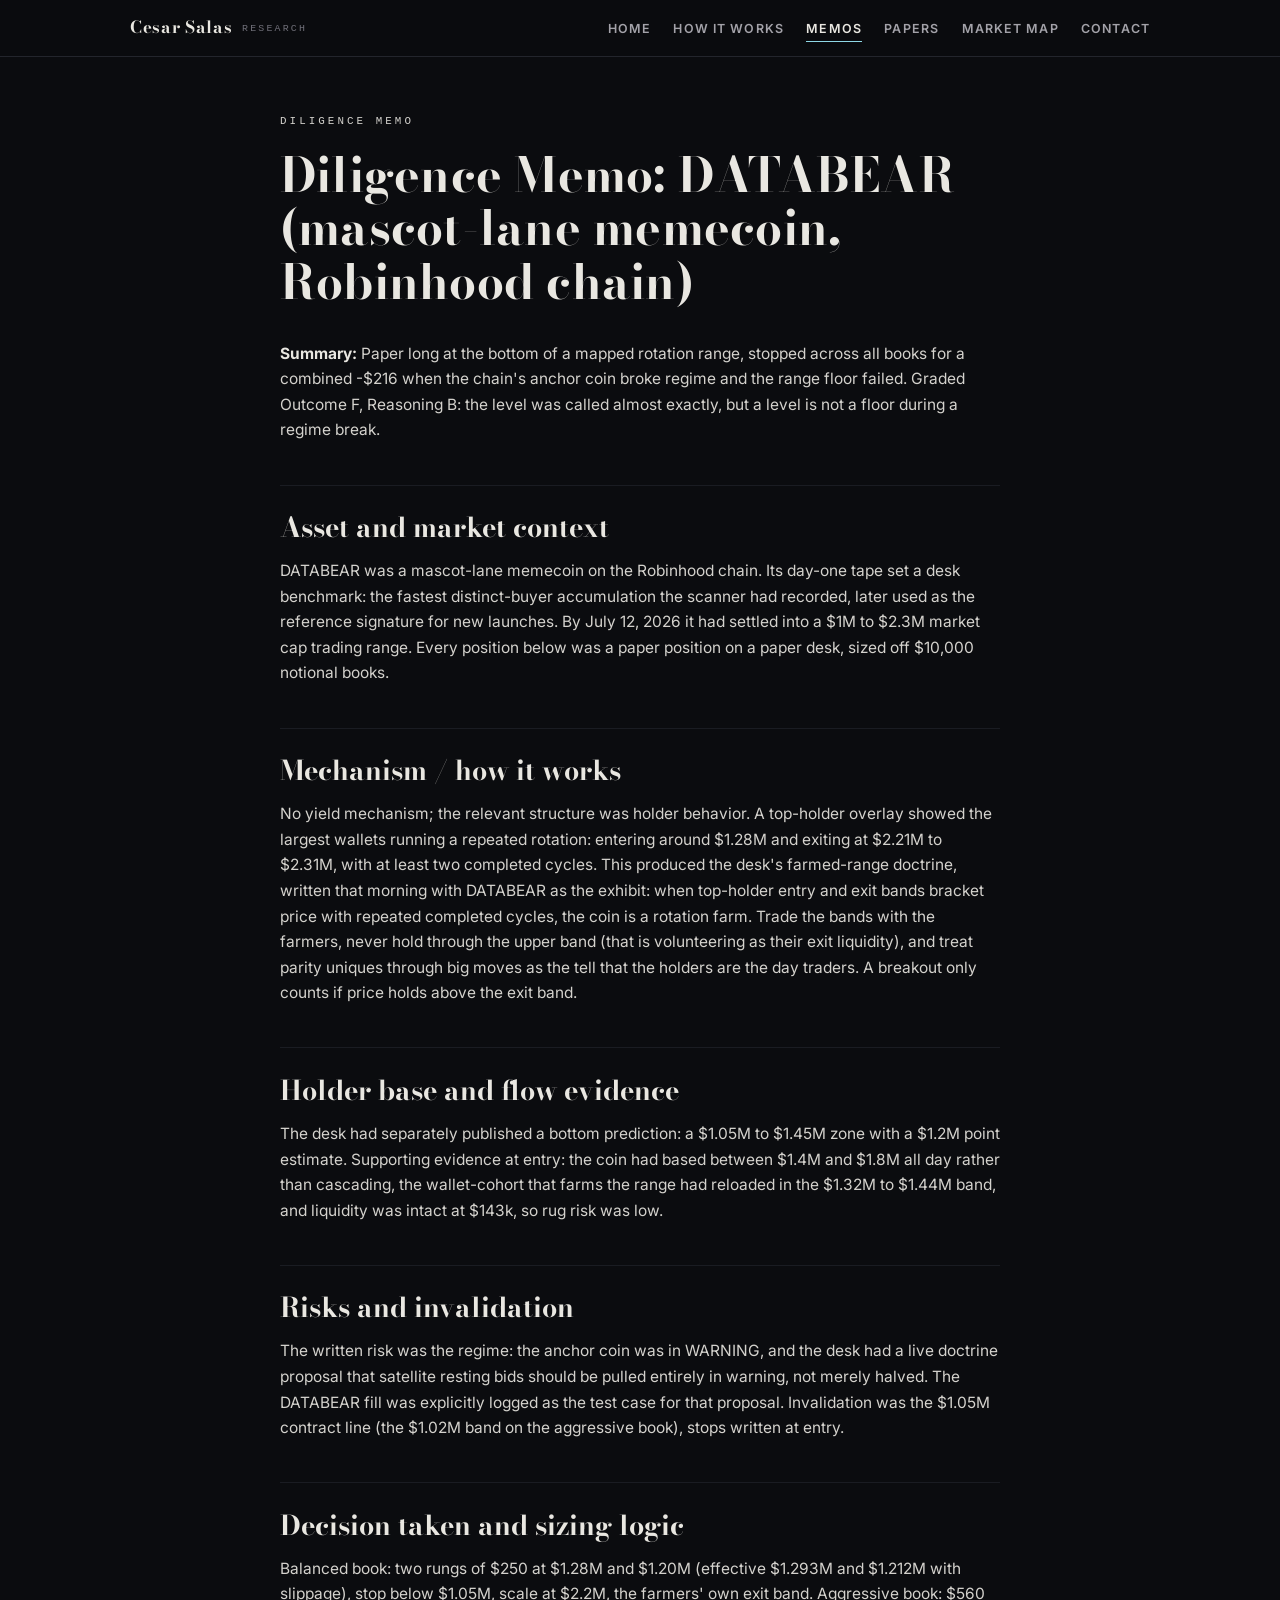
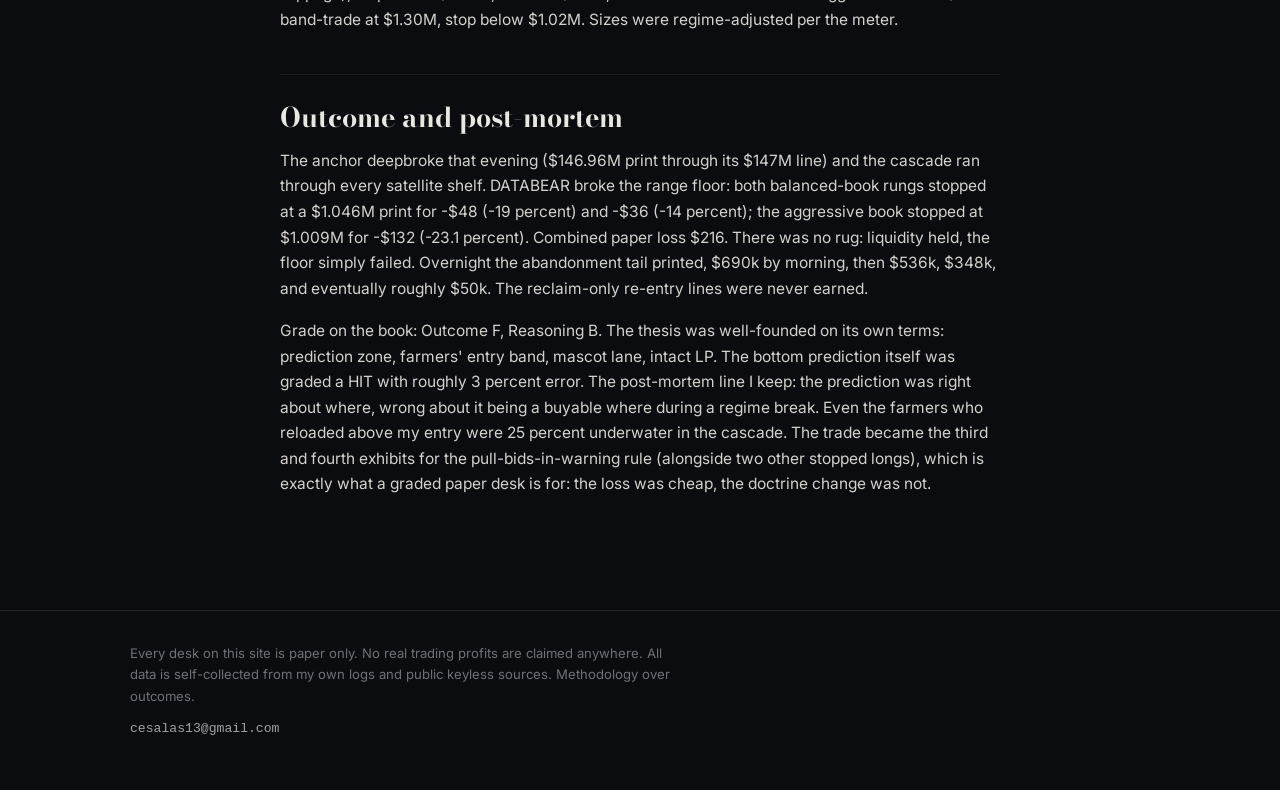
<file: docs/memos/memo-databear.html>
<!DOCTYPE html>
<html lang="en">
<head>
<meta charset="utf-8">
<meta name="viewport" content="width=device-width, initial-scale=1">
<title>Diligence Memo: DATABEAR (mascot-lane memecoin, Robinhood chain) | Cesar Salas Research</title>
<meta name="description" content="DATABEAR: a structural range trade broken by regime. Right level, wrong context.">
<link rel="preconnect" href="https://fonts.googleapis.com">
<link rel="preconnect" href="https://fonts.gstatic.com" crossorigin>
<link href="https://fonts.googleapis.com/css2?family=Bodoni+Moda:opsz,wght@6..96,400;6..96,700&family=Inter:wght@400;500;600;700&display=swap" rel="stylesheet">
<link rel="stylesheet" href="../assets/style.css">
</head>
<body>
<header class="topbar"><div class="topbar-inner"><a class="wordmark" href="../index.html">Cesar Salas<span class="wordmark-tag">Research</span></a><nav class="nav"><a href="../index.html">Home</a><a href="../index.html#case-studies">How it works</a><a href="../memos/index.html" class="active">Memos</a><a href="../papers/index.html">Papers</a><a href="../map/market-map.html">Market map</a><a href="mailto:cesalas13@gmail.com">Contact</a></nav></div></header>
<main class="article"><article><p class="kicker">Diligence memo</p><h1>Diligence Memo: DATABEAR (mascot-lane memecoin, Robinhood chain)</h1><p><strong>Summary:</strong> Paper long at the bottom of a mapped rotation range, stopped across all books for a combined -$216 when the chain's anchor coin broke regime and the range floor failed. Graded Outcome F, Reasoning B: the level was called almost exactly, but a level is not a floor during a regime break.</p>
<h2>Asset and market context</h2>
<p>DATABEAR was a mascot-lane memecoin on the Robinhood chain. Its day-one tape set a desk benchmark: the fastest distinct-buyer accumulation the scanner had recorded, later used as the reference signature for new launches. By July 12, 2026 it had settled into a $1M to $2.3M market cap trading range. Every position below was a paper position on a paper desk, sized off $10,000 notional books.</p>
<h2>Mechanism / how it works</h2>
<p>No yield mechanism; the relevant structure was holder behavior. A top-holder overlay showed the largest wallets running a repeated rotation: entering around $1.28M and exiting at $2.21M to $2.31M, with at least two completed cycles. This produced the desk's farmed-range doctrine, written that morning with DATABEAR as the exhibit: when top-holder entry and exit bands bracket price with repeated completed cycles, the coin is a rotation farm. Trade the bands with the farmers, never hold through the upper band (that is volunteering as their exit liquidity), and treat parity uniques through big moves as the tell that the holders are the day traders. A breakout only counts if price holds above the exit band.</p>
<h2>Holder base and flow evidence</h2>
<p>The desk had separately published a bottom prediction: a $1.05M to $1.45M zone with a $1.2M point estimate. Supporting evidence at entry: the coin had based between $1.4M and $1.8M all day rather than cascading, the wallet-cohort that farms the range had reloaded in the $1.32M to $1.44M band, and liquidity was intact at $143k, so rug risk was low.</p>
<h2>Risks and invalidation</h2>
<p>The written risk was the regime: the anchor coin was in WARNING, and the desk had a live doctrine proposal that satellite resting bids should be pulled entirely in warning, not merely halved. The DATABEAR fill was explicitly logged as the test case for that proposal. Invalidation was the $1.05M contract line (the $1.02M band on the aggressive book), stops written at entry.</p>
<h2>Decision taken and sizing logic</h2>
<p>Balanced book: two rungs of $250 at $1.28M and $1.20M (effective $1.293M and $1.212M with slippage), stop below $1.05M, scale at $2.2M, the farmers' own exit band. Aggressive book: $560 band-trade at $1.30M, stop below $1.02M. Sizes were regime-adjusted per the meter.</p>
<h2>Outcome and post-mortem</h2>
<p>The anchor deepbroke that evening ($146.96M print through its $147M line) and the cascade ran through every satellite shelf. DATABEAR broke the range floor: both balanced-book rungs stopped at a $1.046M print for -$48 (-19 percent) and -$36 (-14 percent); the aggressive book stopped at $1.009M for -$132 (-23.1 percent). Combined paper loss $216. There was no rug: liquidity held, the floor simply failed. Overnight the abandonment tail printed, $690k by morning, then $536k, $348k, and eventually roughly $50k. The reclaim-only re-entry lines were never earned.</p>
<p>Grade on the book: Outcome F, Reasoning B. The thesis was well-founded on its own terms: prediction zone, farmers' entry band, mascot lane, intact LP. The bottom prediction itself was graded a HIT with roughly 3 percent error. The post-mortem line I keep: the prediction was right about where, wrong about it being a buyable where during a regime break. Even the farmers who reloaded above my entry were 25 percent underwater in the cascade. The trade became the third and fourth exhibits for the pull-bids-in-warning rule (alongside two other stopped longs), which is exactly what a graded paper desk is for: the loss was cheap, the doctrine change was not.</p></article></main>
<footer class="footer"><div class="footer-inner">
<p>Every desk on this site is paper only. No real trading profits are claimed anywhere. All data is self-collected from my own logs and public keyless sources. Methodology over outcomes.</p>
<p class="footer-contact"><a href="mailto:cesalas13@gmail.com">cesalas13@gmail.com</a></p>
</div></footer>
</body>
</html>
</file>
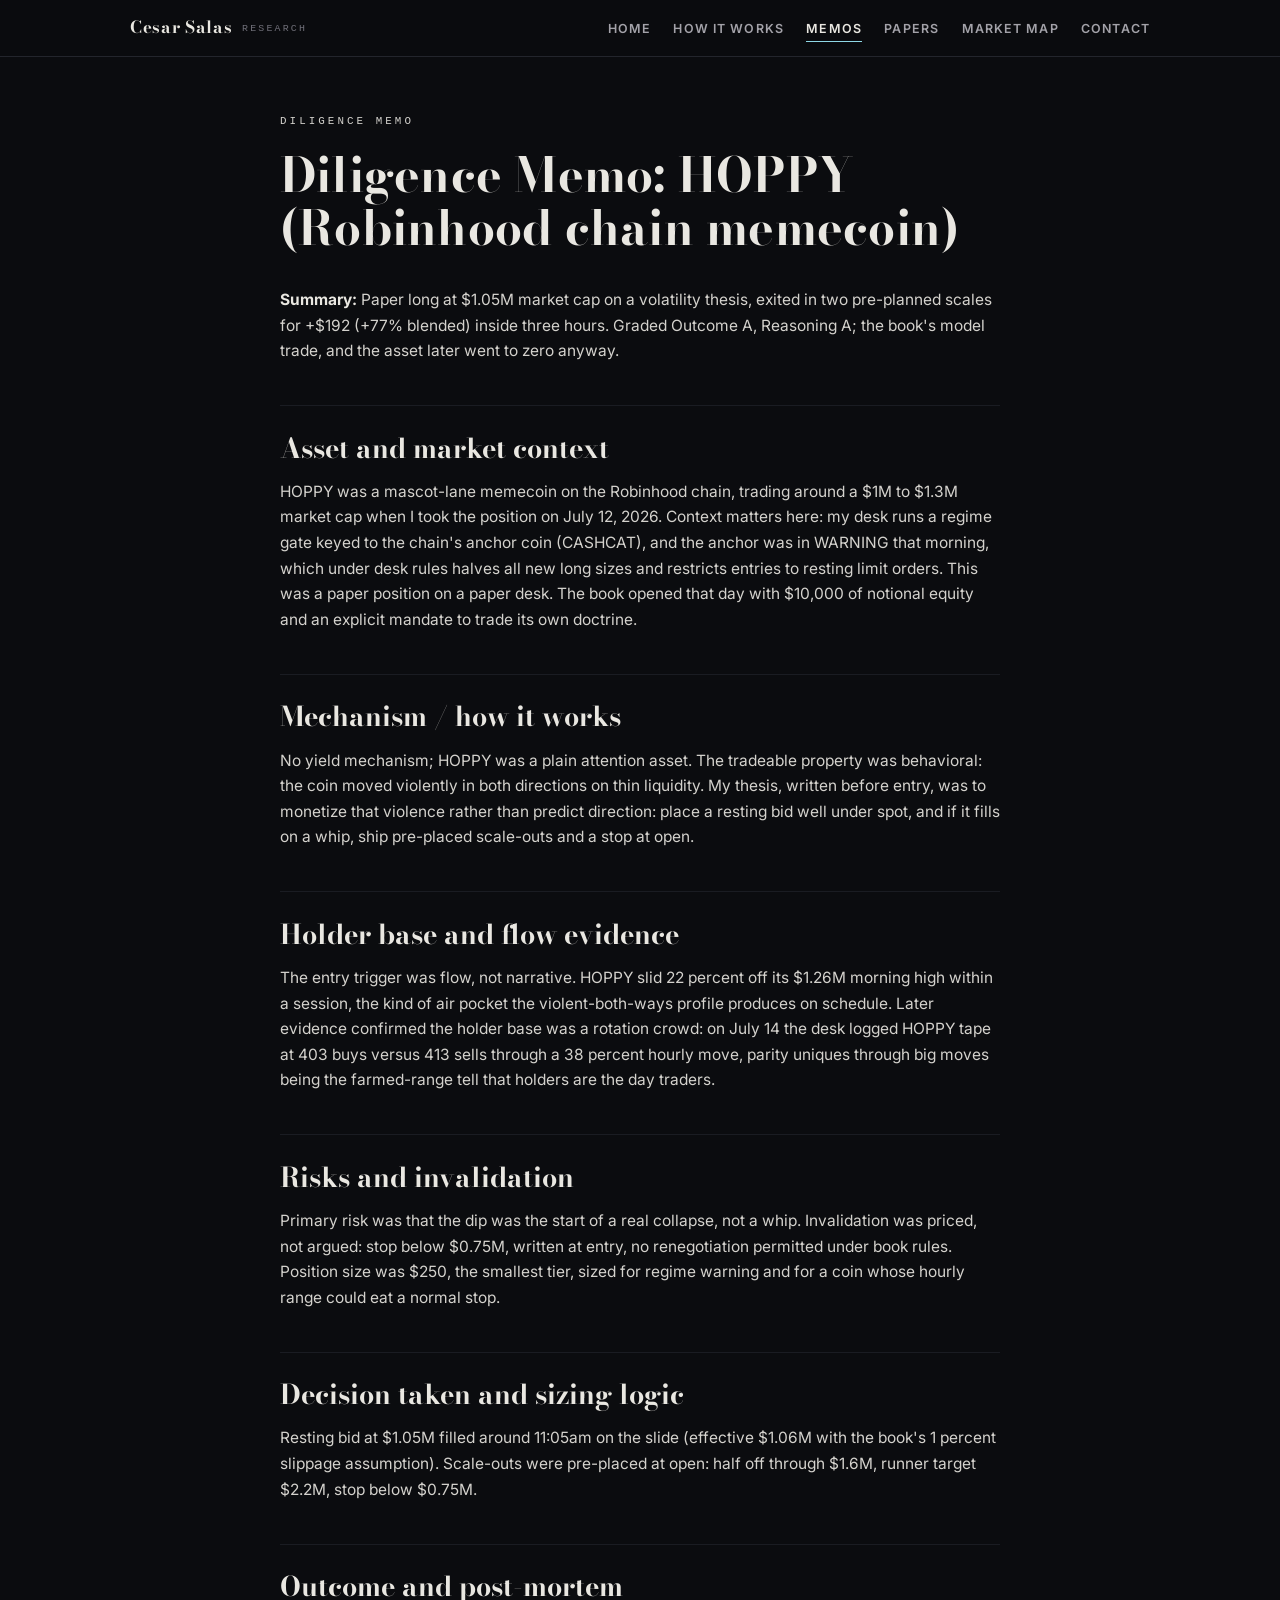
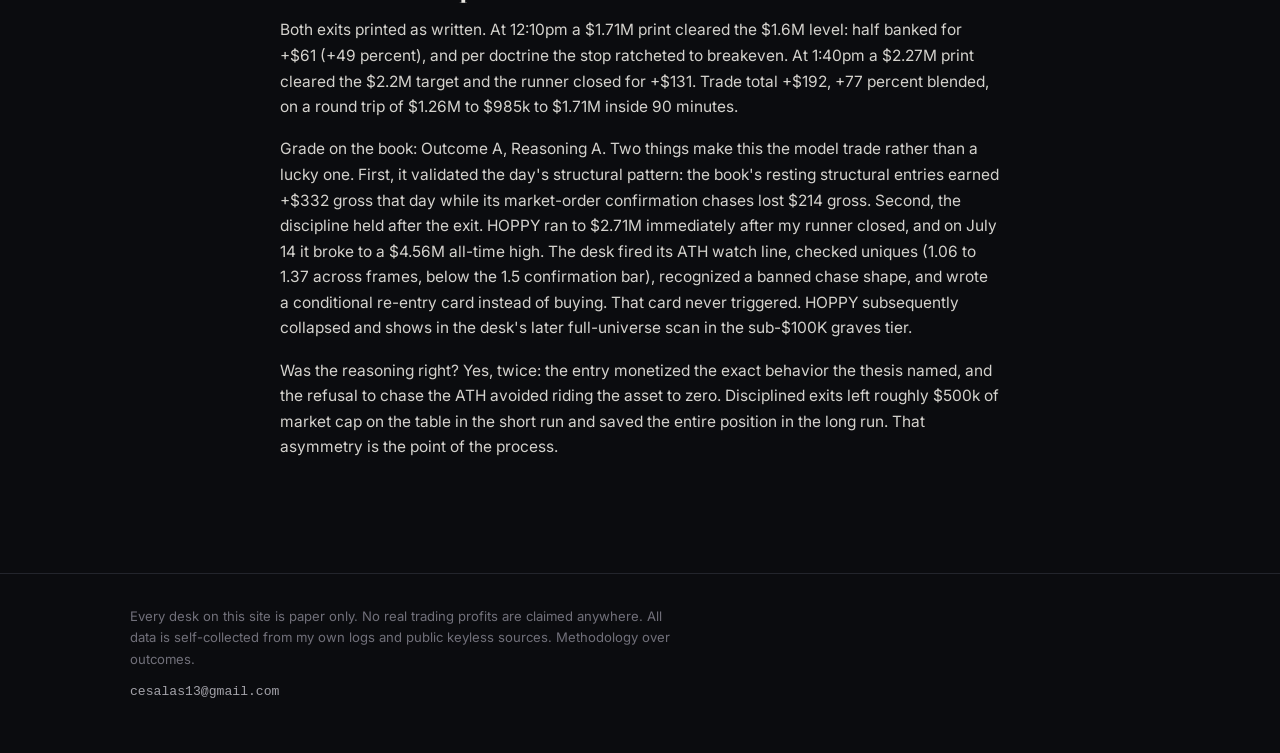
<file: docs/memos/memo-hoppy.html>
<!DOCTYPE html>
<html lang="en">
<head>
<meta charset="utf-8">
<meta name="viewport" content="width=device-width, initial-scale=1">
<title>Diligence Memo: HOPPY (Robinhood chain memecoin) | Cesar Salas Research</title>
<meta name="description" content="HOPPY: the model winner, +77 percent with pre-placed exits, and the asset went to zero after.">
<link rel="preconnect" href="https://fonts.googleapis.com">
<link rel="preconnect" href="https://fonts.gstatic.com" crossorigin>
<link href="https://fonts.googleapis.com/css2?family=Bodoni+Moda:opsz,wght@6..96,400;6..96,700&family=Inter:wght@400;500;600;700&display=swap" rel="stylesheet">
<link rel="stylesheet" href="../assets/style.css">
</head>
<body>
<header class="topbar"><div class="topbar-inner"><a class="wordmark" href="../index.html">Cesar Salas<span class="wordmark-tag">Research</span></a><nav class="nav"><a href="../index.html">Home</a><a href="../index.html#case-studies">How it works</a><a href="../memos/index.html" class="active">Memos</a><a href="../papers/index.html">Papers</a><a href="../map/market-map.html">Market map</a><a href="mailto:cesalas13@gmail.com">Contact</a></nav></div></header>
<main class="article"><article><p class="kicker">Diligence memo</p><h1>Diligence Memo: HOPPY (Robinhood chain memecoin)</h1><p><strong>Summary:</strong> Paper long at $1.05M market cap on a volatility thesis, exited in two pre-planned scales for +$192 (+77% blended) inside three hours. Graded Outcome A, Reasoning A; the book's model trade, and the asset later went to zero anyway.</p>
<h2>Asset and market context</h2>
<p>HOPPY was a mascot-lane memecoin on the Robinhood chain, trading around a $1M to $1.3M market cap when I took the position on July 12, 2026. Context matters here: my desk runs a regime gate keyed to the chain's anchor coin (CASHCAT), and the anchor was in WARNING that morning, which under desk rules halves all new long sizes and restricts entries to resting limit orders. This was a paper position on a paper desk. The book opened that day with $10,000 of notional equity and an explicit mandate to trade its own doctrine.</p>
<h2>Mechanism / how it works</h2>
<p>No yield mechanism; HOPPY was a plain attention asset. The tradeable property was behavioral: the coin moved violently in both directions on thin liquidity. My thesis, written before entry, was to monetize that violence rather than predict direction: place a resting bid well under spot, and if it fills on a whip, ship pre-placed scale-outs and a stop at open.</p>
<h2>Holder base and flow evidence</h2>
<p>The entry trigger was flow, not narrative. HOPPY slid 22 percent off its $1.26M morning high within a session, the kind of air pocket the violent-both-ways profile produces on schedule. Later evidence confirmed the holder base was a rotation crowd: on July 14 the desk logged HOPPY tape at 403 buys versus 413 sells through a 38 percent hourly move, parity uniques through big moves being the farmed-range tell that holders are the day traders.</p>
<h2>Risks and invalidation</h2>
<p>Primary risk was that the dip was the start of a real collapse, not a whip. Invalidation was priced, not argued: stop below $0.75M, written at entry, no renegotiation permitted under book rules. Position size was $250, the smallest tier, sized for regime warning and for a coin whose hourly range could eat a normal stop.</p>
<h2>Decision taken and sizing logic</h2>
<p>Resting bid at $1.05M filled around 11:05am on the slide (effective $1.06M with the book's 1 percent slippage assumption). Scale-outs were pre-placed at open: half off through $1.6M, runner target $2.2M, stop below $0.75M.</p>
<h2>Outcome and post-mortem</h2>
<p>Both exits printed as written. At 12:10pm a $1.71M print cleared the $1.6M level: half banked for +$61 (+49 percent), and per doctrine the stop ratcheted to breakeven. At 1:40pm a $2.27M print cleared the $2.2M target and the runner closed for +$131. Trade total +$192, +77 percent blended, on a round trip of $1.26M to $985k to $1.71M inside 90 minutes.</p>
<p>Grade on the book: Outcome A, Reasoning A. Two things make this the model trade rather than a lucky one. First, it validated the day's structural pattern: the book's resting structural entries earned +$332 gross that day while its market-order confirmation chases lost $214 gross. Second, the discipline held after the exit. HOPPY ran to $2.71M immediately after my runner closed, and on July 14 it broke to a $4.56M all-time high. The desk fired its ATH watch line, checked uniques (1.06 to 1.37 across frames, below the 1.5 confirmation bar), recognized a banned chase shape, and wrote a conditional re-entry card instead of buying. That card never triggered. HOPPY subsequently collapsed and shows in the desk's later full-universe scan in the sub-$100K graves tier.</p>
<p>Was the reasoning right? Yes, twice: the entry monetized the exact behavior the thesis named, and the refusal to chase the ATH avoided riding the asset to zero. Disciplined exits left roughly $500k of market cap on the table in the short run and saved the entire position in the long run. That asymmetry is the point of the process.</p></article></main>
<footer class="footer"><div class="footer-inner">
<p>Every desk on this site is paper only. No real trading profits are claimed anywhere. All data is self-collected from my own logs and public keyless sources. Methodology over outcomes.</p>
<p class="footer-contact"><a href="mailto:cesalas13@gmail.com">cesalas13@gmail.com</a></p>
</div></footer>
</body>
</html>
</file>
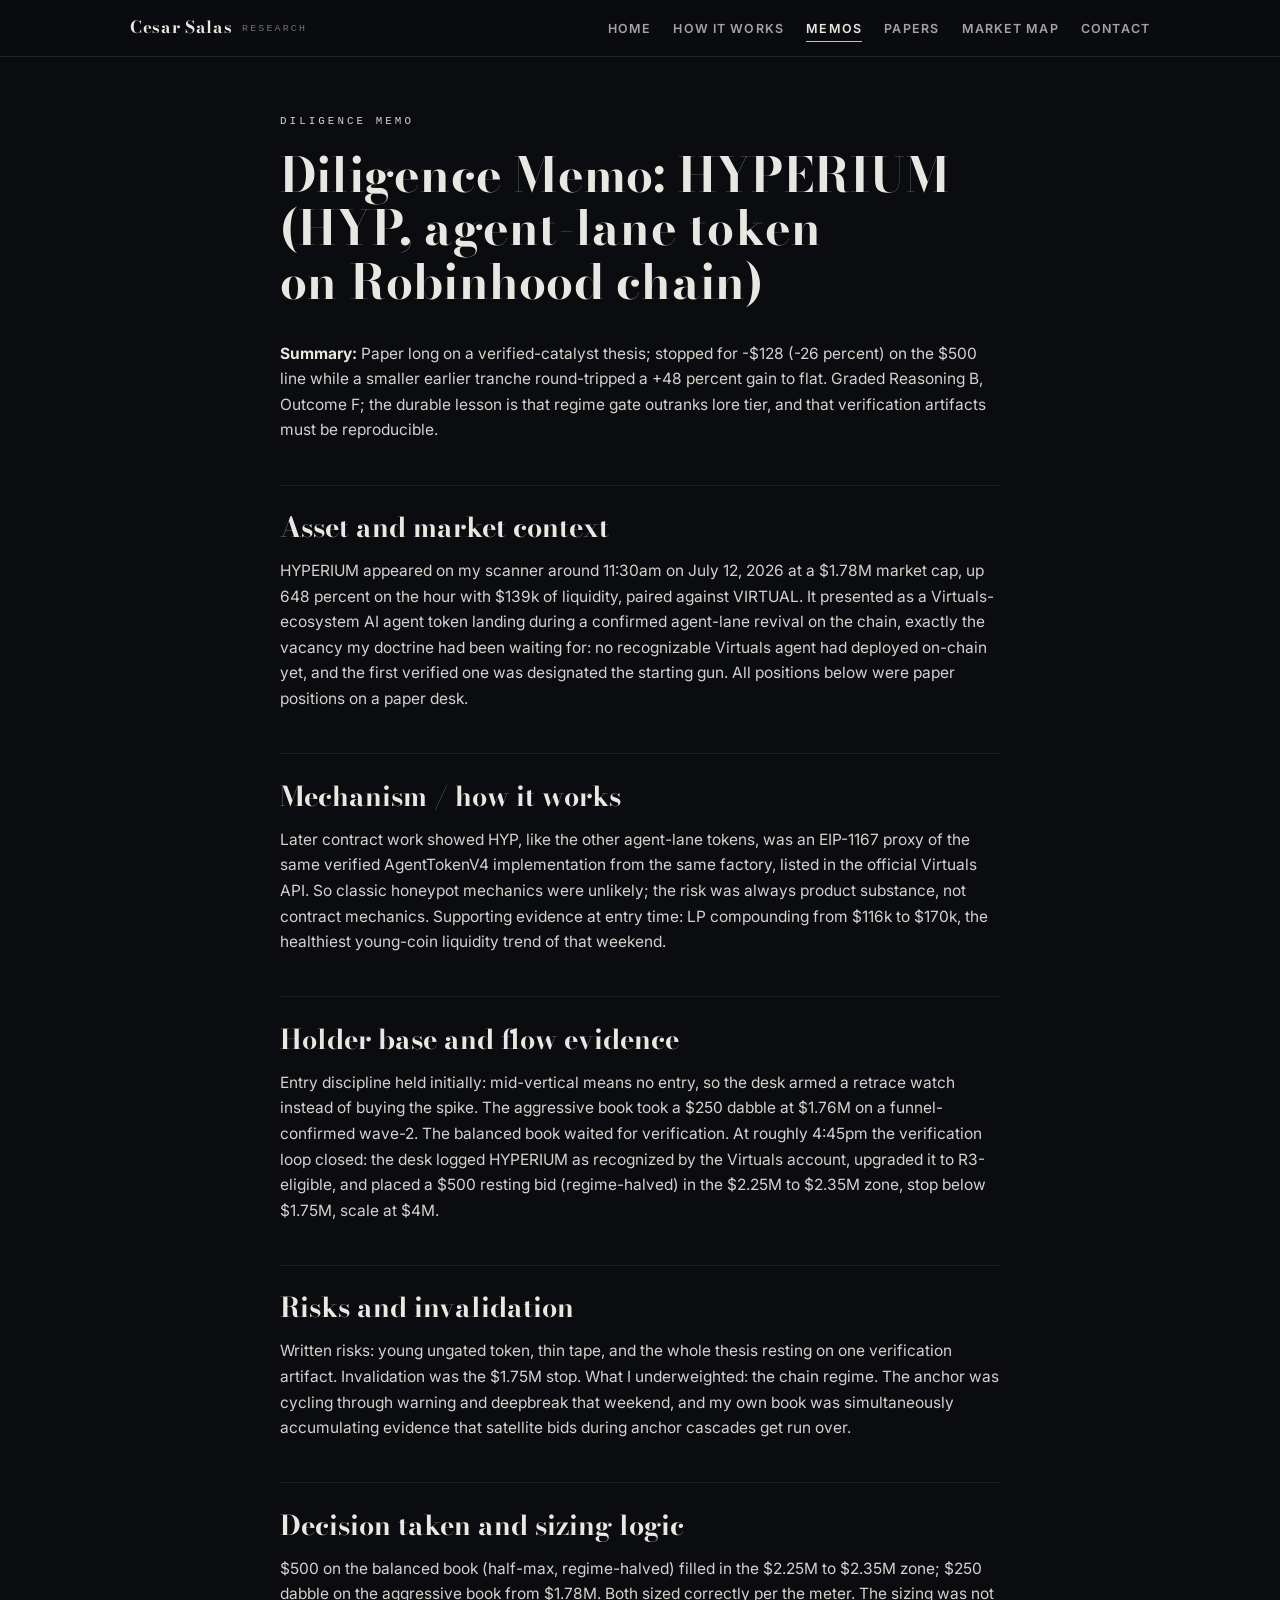
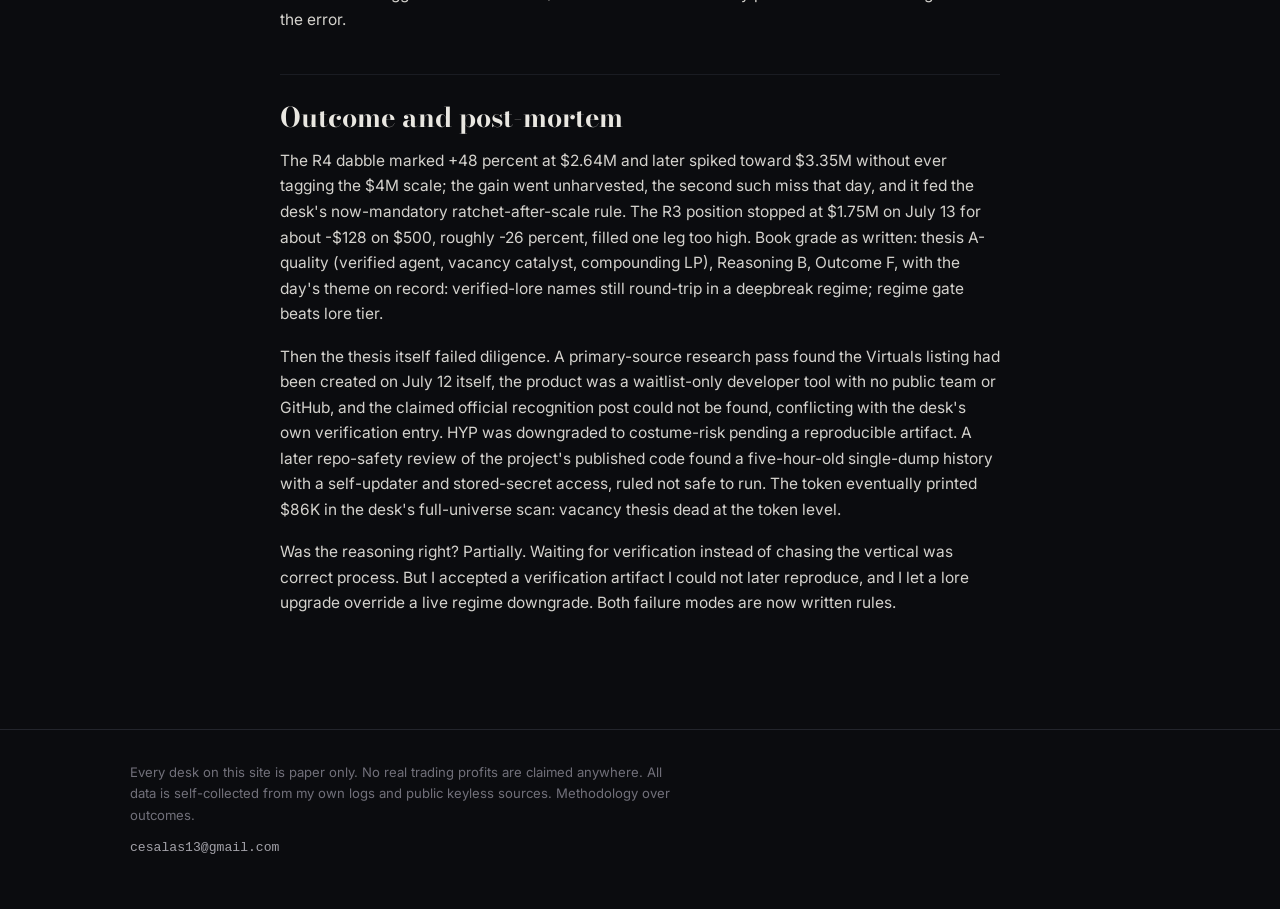
<file: docs/memos/memo-hyperium.html>
<!DOCTYPE html>
<html lang="en">
<head>
<meta charset="utf-8">
<meta name="viewport" content="width=device-width, initial-scale=1">
<title>Diligence Memo: HYPERIUM (HYP, agent-lane token on Robinhood chain) | Cesar Salas Research</title>
<meta name="description" content="HYPERIUM: a graded loss where the verification artifact failed. Regime gate beats lore tier.">
<link rel="preconnect" href="https://fonts.googleapis.com">
<link rel="preconnect" href="https://fonts.gstatic.com" crossorigin>
<link href="https://fonts.googleapis.com/css2?family=Bodoni+Moda:opsz,wght@6..96,400;6..96,700&family=Inter:wght@400;500;600;700&display=swap" rel="stylesheet">
<link rel="stylesheet" href="../assets/style.css">
</head>
<body>
<header class="topbar"><div class="topbar-inner"><a class="wordmark" href="../index.html">Cesar Salas<span class="wordmark-tag">Research</span></a><nav class="nav"><a href="../index.html">Home</a><a href="../index.html#case-studies">How it works</a><a href="../memos/index.html" class="active">Memos</a><a href="../papers/index.html">Papers</a><a href="../map/market-map.html">Market map</a><a href="mailto:cesalas13@gmail.com">Contact</a></nav></div></header>
<main class="article"><article><p class="kicker">Diligence memo</p><h1>Diligence Memo: HYPERIUM (HYP, agent-lane token on Robinhood chain)</h1><p><strong>Summary:</strong> Paper long on a verified-catalyst thesis; stopped for -$128 (-26 percent) on the $500 line while a smaller earlier tranche round-tripped a +48 percent gain to flat. Graded Reasoning B, Outcome F; the durable lesson is that regime gate outranks lore tier, and that verification artifacts must be reproducible.</p>
<h2>Asset and market context</h2>
<p>HYPERIUM appeared on my scanner around 11:30am on July 12, 2026 at a $1.78M market cap, up 648 percent on the hour with $139k of liquidity, paired against VIRTUAL. It presented as a Virtuals-ecosystem AI agent token landing during a confirmed agent-lane revival on the chain, exactly the vacancy my doctrine had been waiting for: no recognizable Virtuals agent had deployed on-chain yet, and the first verified one was designated the starting gun. All positions below were paper positions on a paper desk.</p>
<h2>Mechanism / how it works</h2>
<p>Later contract work showed HYP, like the other agent-lane tokens, was an EIP-1167 proxy of the same verified AgentTokenV4 implementation from the same factory, listed in the official Virtuals API. So classic honeypot mechanics were unlikely; the risk was always product substance, not contract mechanics. Supporting evidence at entry time: LP compounding from $116k to $170k, the healthiest young-coin liquidity trend of that weekend.</p>
<h2>Holder base and flow evidence</h2>
<p>Entry discipline held initially: mid-vertical means no entry, so the desk armed a retrace watch instead of buying the spike. The aggressive book took a $250 dabble at $1.76M on a funnel-confirmed wave-2. The balanced book waited for verification. At roughly 4:45pm the verification loop closed: the desk logged HYPERIUM as recognized by the Virtuals account, upgraded it to R3-eligible, and placed a $500 resting bid (regime-halved) in the $2.25M to $2.35M zone, stop below $1.75M, scale at $4M.</p>
<h2>Risks and invalidation</h2>
<p>Written risks: young ungated token, thin tape, and the whole thesis resting on one verification artifact. Invalidation was the $1.75M stop. What I underweighted: the chain regime. The anchor was cycling through warning and deepbreak that weekend, and my own book was simultaneously accumulating evidence that satellite bids during anchor cascades get run over.</p>
<h2>Decision taken and sizing logic</h2>
<p>$500 on the balanced book (half-max, regime-halved) filled in the $2.25M to $2.35M zone; $250 dabble on the aggressive book from $1.78M. Both sized correctly per the meter. The sizing was not the error.</p>
<h2>Outcome and post-mortem</h2>
<p>The R4 dabble marked +48 percent at $2.64M and later spiked toward $3.35M without ever tagging the $4M scale; the gain went unharvested, the second such miss that day, and it fed the desk's now-mandatory ratchet-after-scale rule. The R3 position stopped at $1.75M on July 13 for about -$128 on $500, roughly -26 percent, filled one leg too high. Book grade as written: thesis A-quality (verified agent, vacancy catalyst, compounding LP), Reasoning B, Outcome F, with the day's theme on record: verified-lore names still round-trip in a deepbreak regime; regime gate beats lore tier.</p>
<p>Then the thesis itself failed diligence. A primary-source research pass found the Virtuals listing had been created on July 12 itself, the product was a waitlist-only developer tool with no public team or GitHub, and the claimed official recognition post could not be found, conflicting with the desk's own verification entry. HYP was downgraded to costume-risk pending a reproducible artifact. A later repo-safety review of the project's published code found a five-hour-old single-dump history with a self-updater and stored-secret access, ruled not safe to run. The token eventually printed $86K in the desk's full-universe scan: vacancy thesis dead at the token level.</p>
<p>Was the reasoning right? Partially. Waiting for verification instead of chasing the vertical was correct process. But I accepted a verification artifact I could not later reproduce, and I let a lore upgrade override a live regime downgrade. Both failure modes are now written rules.</p></article></main>
<footer class="footer"><div class="footer-inner">
<p>Every desk on this site is paper only. No real trading profits are claimed anywhere. All data is self-collected from my own logs and public keyless sources. Methodology over outcomes.</p>
<p class="footer-contact"><a href="mailto:cesalas13@gmail.com">cesalas13@gmail.com</a></p>
</div></footer>
</body>
</html>
</file>
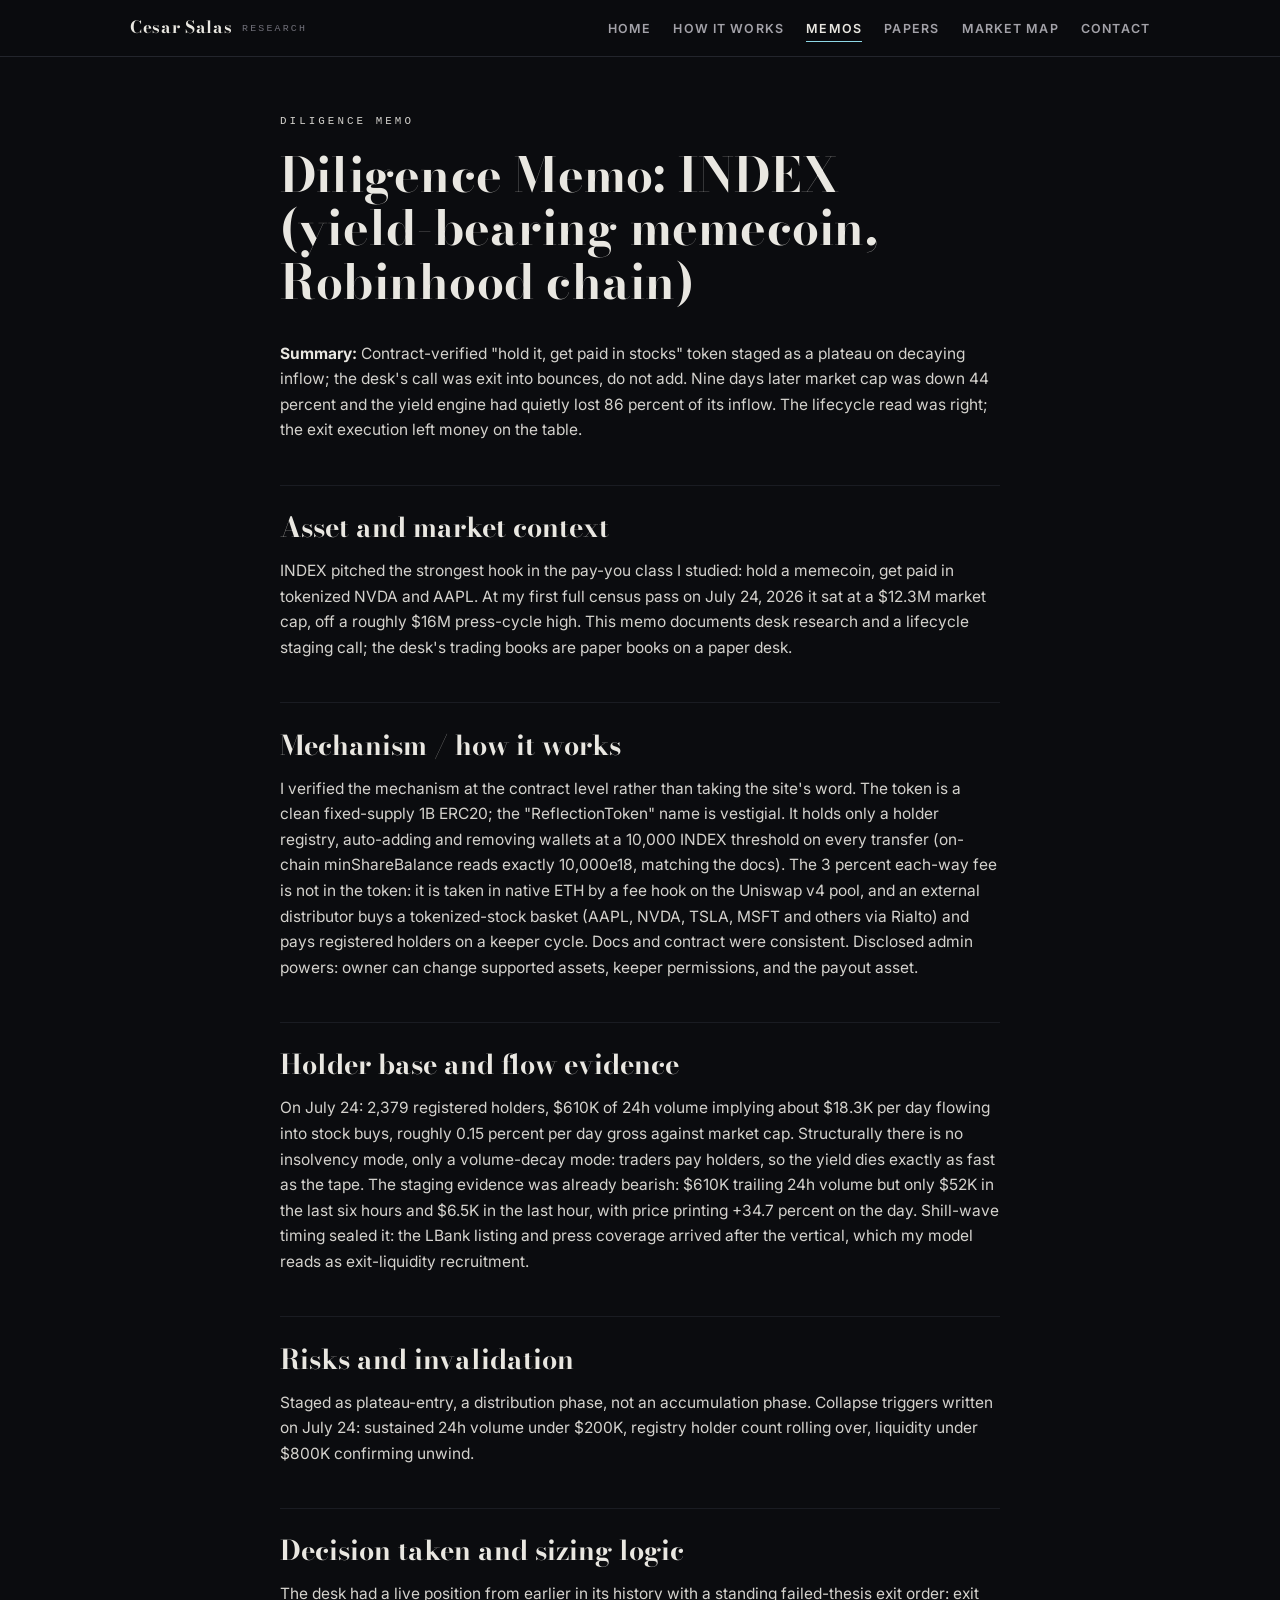
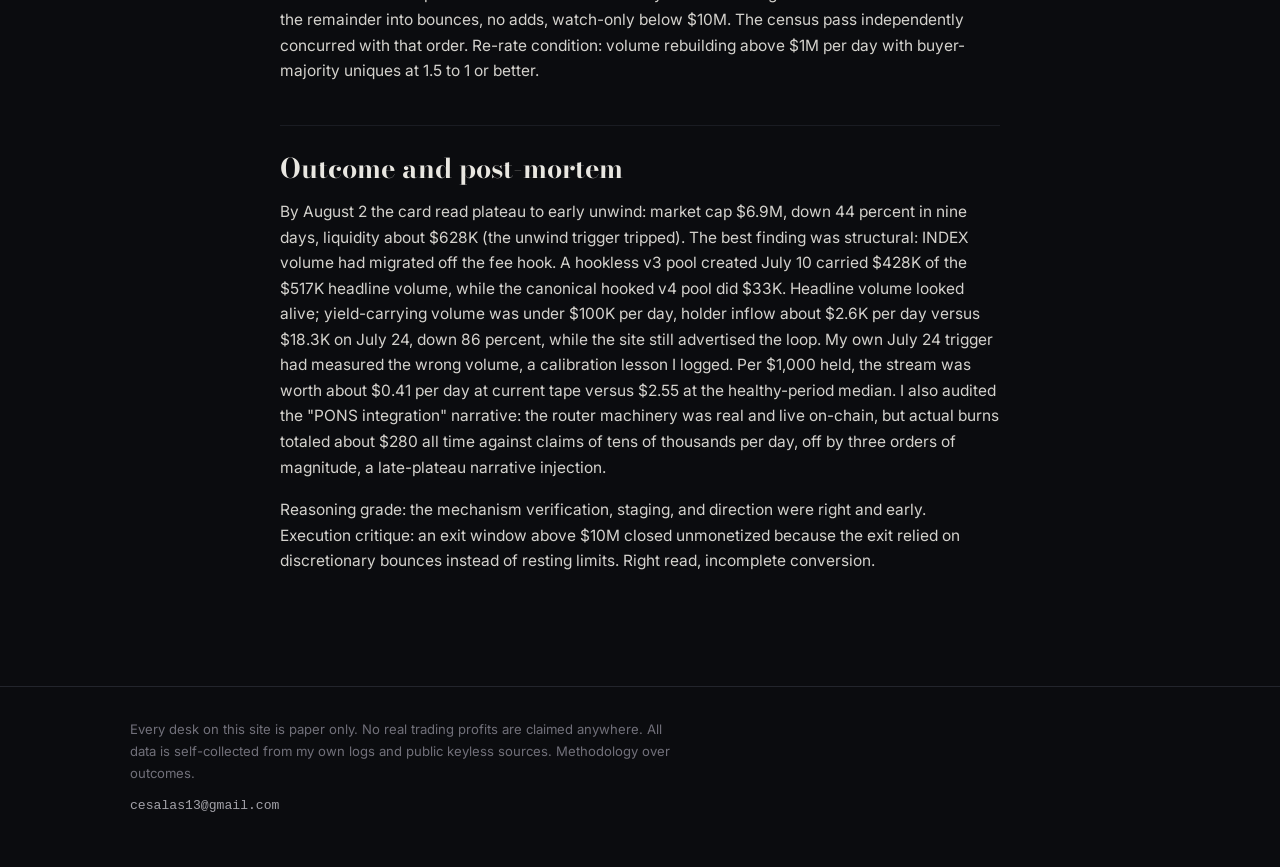
<file: docs/memos/memo-index.html>
<!DOCTYPE html>
<html lang="en">
<head>
<meta charset="utf-8">
<meta name="viewport" content="width=device-width, initial-scale=1">
<title>Diligence Memo: INDEX (yield-bearing memecoin, Robinhood chain) | Cesar Salas Research</title>
<meta name="description" content="INDEX: a contract-level mechanism autopsy that called the unwind nine days early.">
<link rel="preconnect" href="https://fonts.googleapis.com">
<link rel="preconnect" href="https://fonts.gstatic.com" crossorigin>
<link href="https://fonts.googleapis.com/css2?family=Bodoni+Moda:opsz,wght@6..96,400;6..96,700&family=Inter:wght@400;500;600;700&display=swap" rel="stylesheet">
<link rel="stylesheet" href="../assets/style.css">
</head>
<body>
<header class="topbar"><div class="topbar-inner"><a class="wordmark" href="../index.html">Cesar Salas<span class="wordmark-tag">Research</span></a><nav class="nav"><a href="../index.html">Home</a><a href="../index.html#case-studies">How it works</a><a href="../memos/index.html" class="active">Memos</a><a href="../papers/index.html">Papers</a><a href="../map/market-map.html">Market map</a><a href="mailto:cesalas13@gmail.com">Contact</a></nav></div></header>
<main class="article"><article><p class="kicker">Diligence memo</p><h1>Diligence Memo: INDEX (yield-bearing memecoin, Robinhood chain)</h1><p><strong>Summary:</strong> Contract-verified "hold it, get paid in stocks" token staged as a plateau on decaying inflow; the desk's call was exit into bounces, do not add. Nine days later market cap was down 44 percent and the yield engine had quietly lost 86 percent of its inflow. The lifecycle read was right; the exit execution left money on the table.</p>
<h2>Asset and market context</h2>
<p>INDEX pitched the strongest hook in the pay-you class I studied: hold a memecoin, get paid in tokenized NVDA and AAPL. At my first full census pass on July 24, 2026 it sat at a $12.3M market cap, off a roughly $16M press-cycle high. This memo documents desk research and a lifecycle staging call; the desk's trading books are paper books on a paper desk.</p>
<h2>Mechanism / how it works</h2>
<p>I verified the mechanism at the contract level rather than taking the site's word. The token is a clean fixed-supply 1B ERC20; the "ReflectionToken" name is vestigial. It holds only a holder registry, auto-adding and removing wallets at a 10,000 INDEX threshold on every transfer (on-chain minShareBalance reads exactly 10,000e18, matching the docs). The 3 percent each-way fee is not in the token: it is taken in native ETH by a fee hook on the Uniswap v4 pool, and an external distributor buys a tokenized-stock basket (AAPL, NVDA, TSLA, MSFT and others via Rialto) and pays registered holders on a keeper cycle. Docs and contract were consistent. Disclosed admin powers: owner can change supported assets, keeper permissions, and the payout asset.</p>
<h2>Holder base and flow evidence</h2>
<p>On July 24: 2,379 registered holders, $610K of 24h volume implying about $18.3K per day flowing into stock buys, roughly 0.15 percent per day gross against market cap. Structurally there is no insolvency mode, only a volume-decay mode: traders pay holders, so the yield dies exactly as fast as the tape. The staging evidence was already bearish: $610K trailing 24h volume but only $52K in the last six hours and $6.5K in the last hour, with price printing +34.7 percent on the day. Shill-wave timing sealed it: the LBank listing and press coverage arrived after the vertical, which my model reads as exit-liquidity recruitment.</p>
<h2>Risks and invalidation</h2>
<p>Staged as plateau-entry, a distribution phase, not an accumulation phase. Collapse triggers written on July 24: sustained 24h volume under $200K, registry holder count rolling over, liquidity under $800K confirming unwind.</p>
<h2>Decision taken and sizing logic</h2>
<p>The desk had a live position from earlier in its history with a standing failed-thesis exit order: exit the remainder into bounces, no adds, watch-only below $10M. The census pass independently concurred with that order. Re-rate condition: volume rebuilding above $1M per day with buyer-majority uniques at 1.5 to 1 or better.</p>
<h2>Outcome and post-mortem</h2>
<p>By August 2 the card read plateau to early unwind: market cap $6.9M, down 44 percent in nine days, liquidity about $628K (the unwind trigger tripped). The best finding was structural: INDEX volume had migrated off the fee hook. A hookless v3 pool created July 10 carried $428K of the $517K headline volume, while the canonical hooked v4 pool did $33K. Headline volume looked alive; yield-carrying volume was under $100K per day, holder inflow about $2.6K per day versus $18.3K on July 24, down 86 percent, while the site still advertised the loop. My own July 24 trigger had measured the wrong volume, a calibration lesson I logged. Per $1,000 held, the stream was worth about $0.41 per day at current tape versus $2.55 at the healthy-period median. I also audited the "PONS integration" narrative: the router machinery was real and live on-chain, but actual burns totaled about $280 all time against claims of tens of thousands per day, off by three orders of magnitude, a late-plateau narrative injection.</p>
<p>Reasoning grade: the mechanism verification, staging, and direction were right and early. Execution critique: an exit window above $10M closed unmonetized because the exit relied on discretionary bounces instead of resting limits. Right read, incomplete conversion.</p></article></main>
<footer class="footer"><div class="footer-inner">
<p>Every desk on this site is paper only. No real trading profits are claimed anywhere. All data is self-collected from my own logs and public keyless sources. Methodology over outcomes.</p>
<p class="footer-contact"><a href="mailto:cesalas13@gmail.com">cesalas13@gmail.com</a></p>
</div></footer>
</body>
</html>
</file>
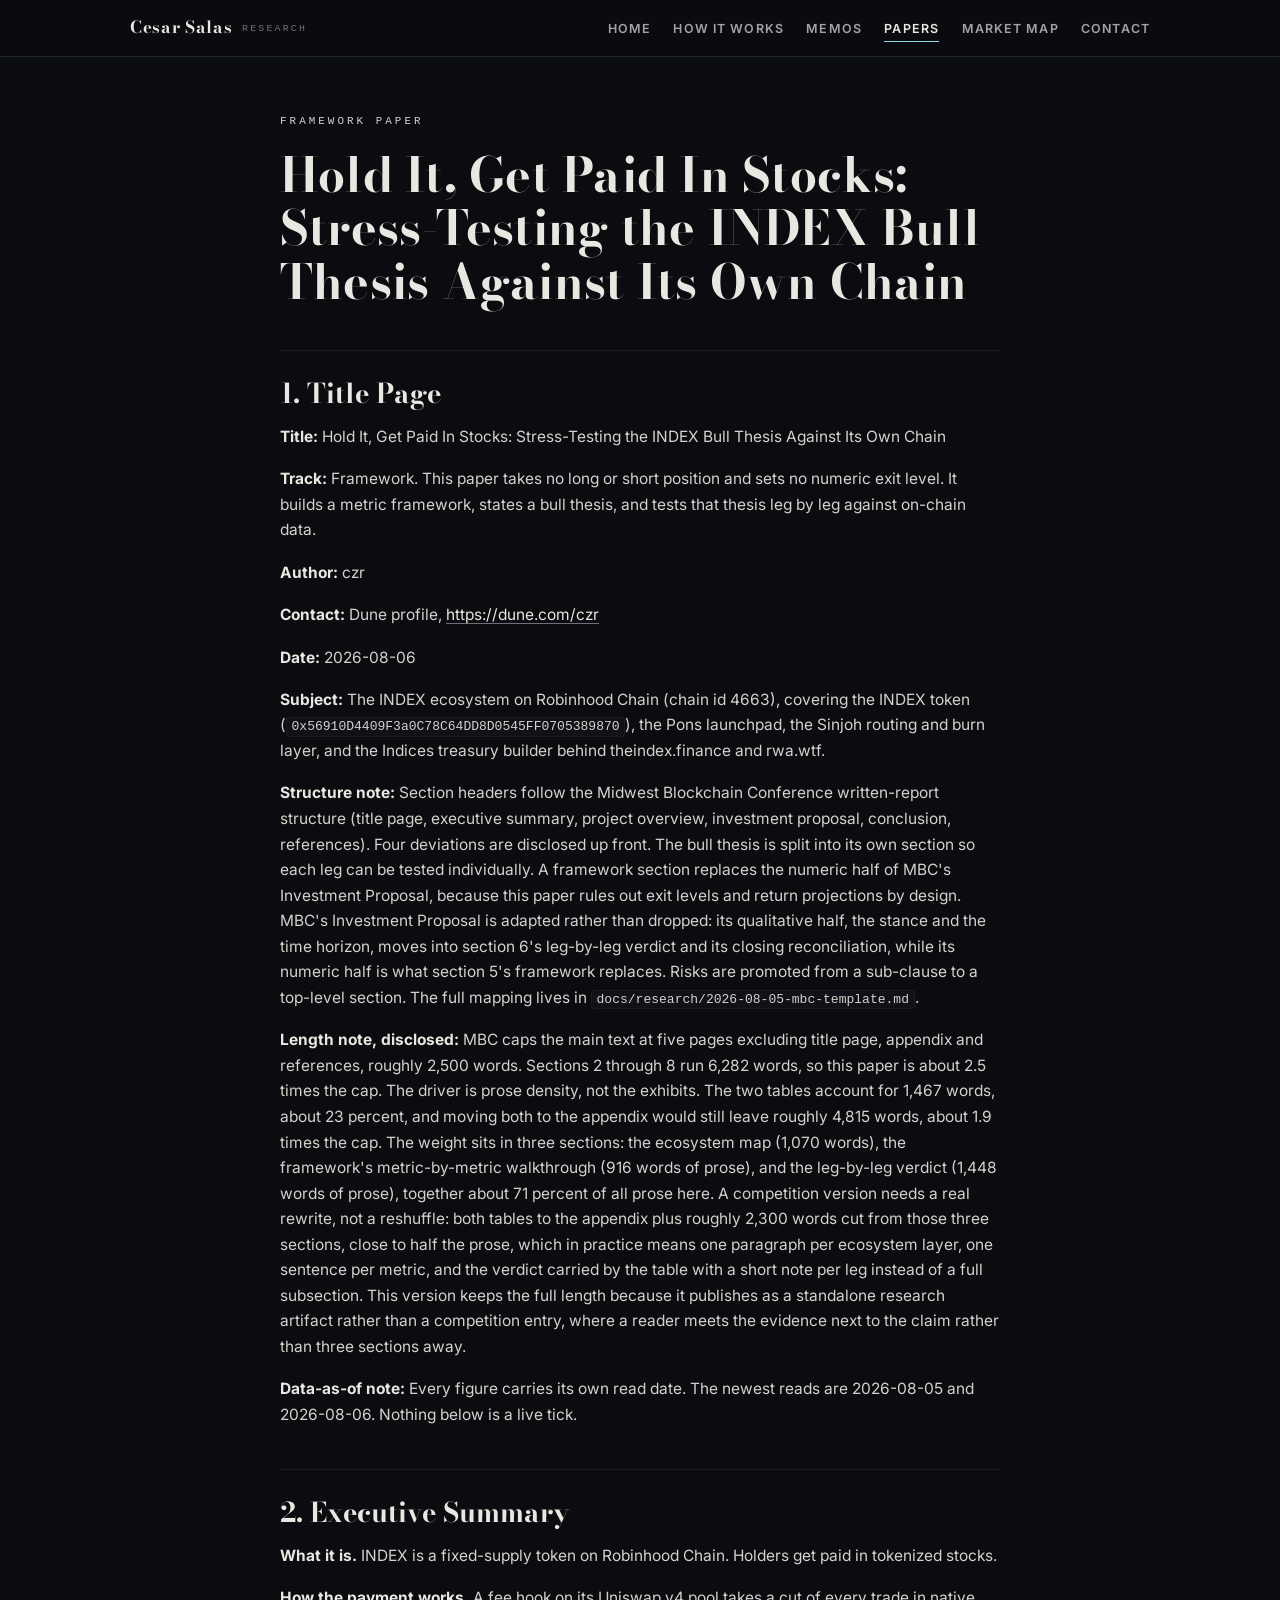
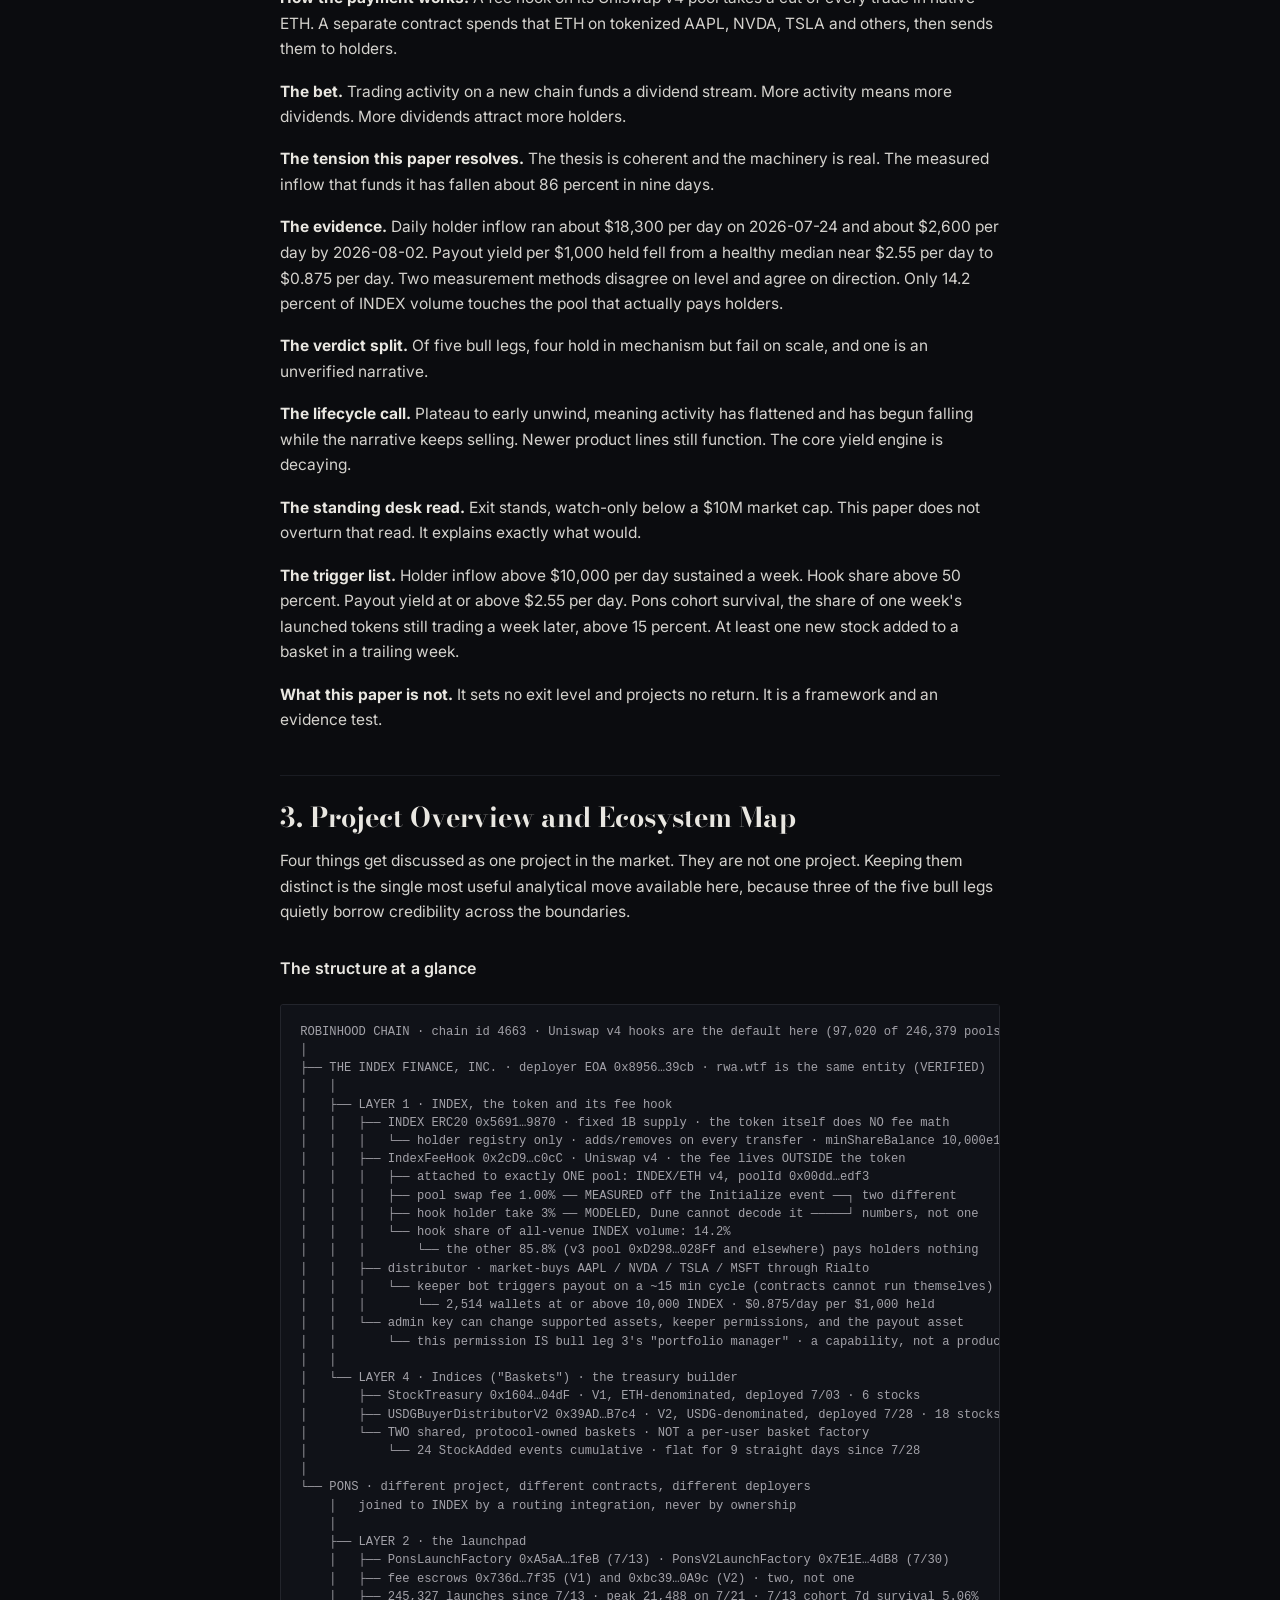
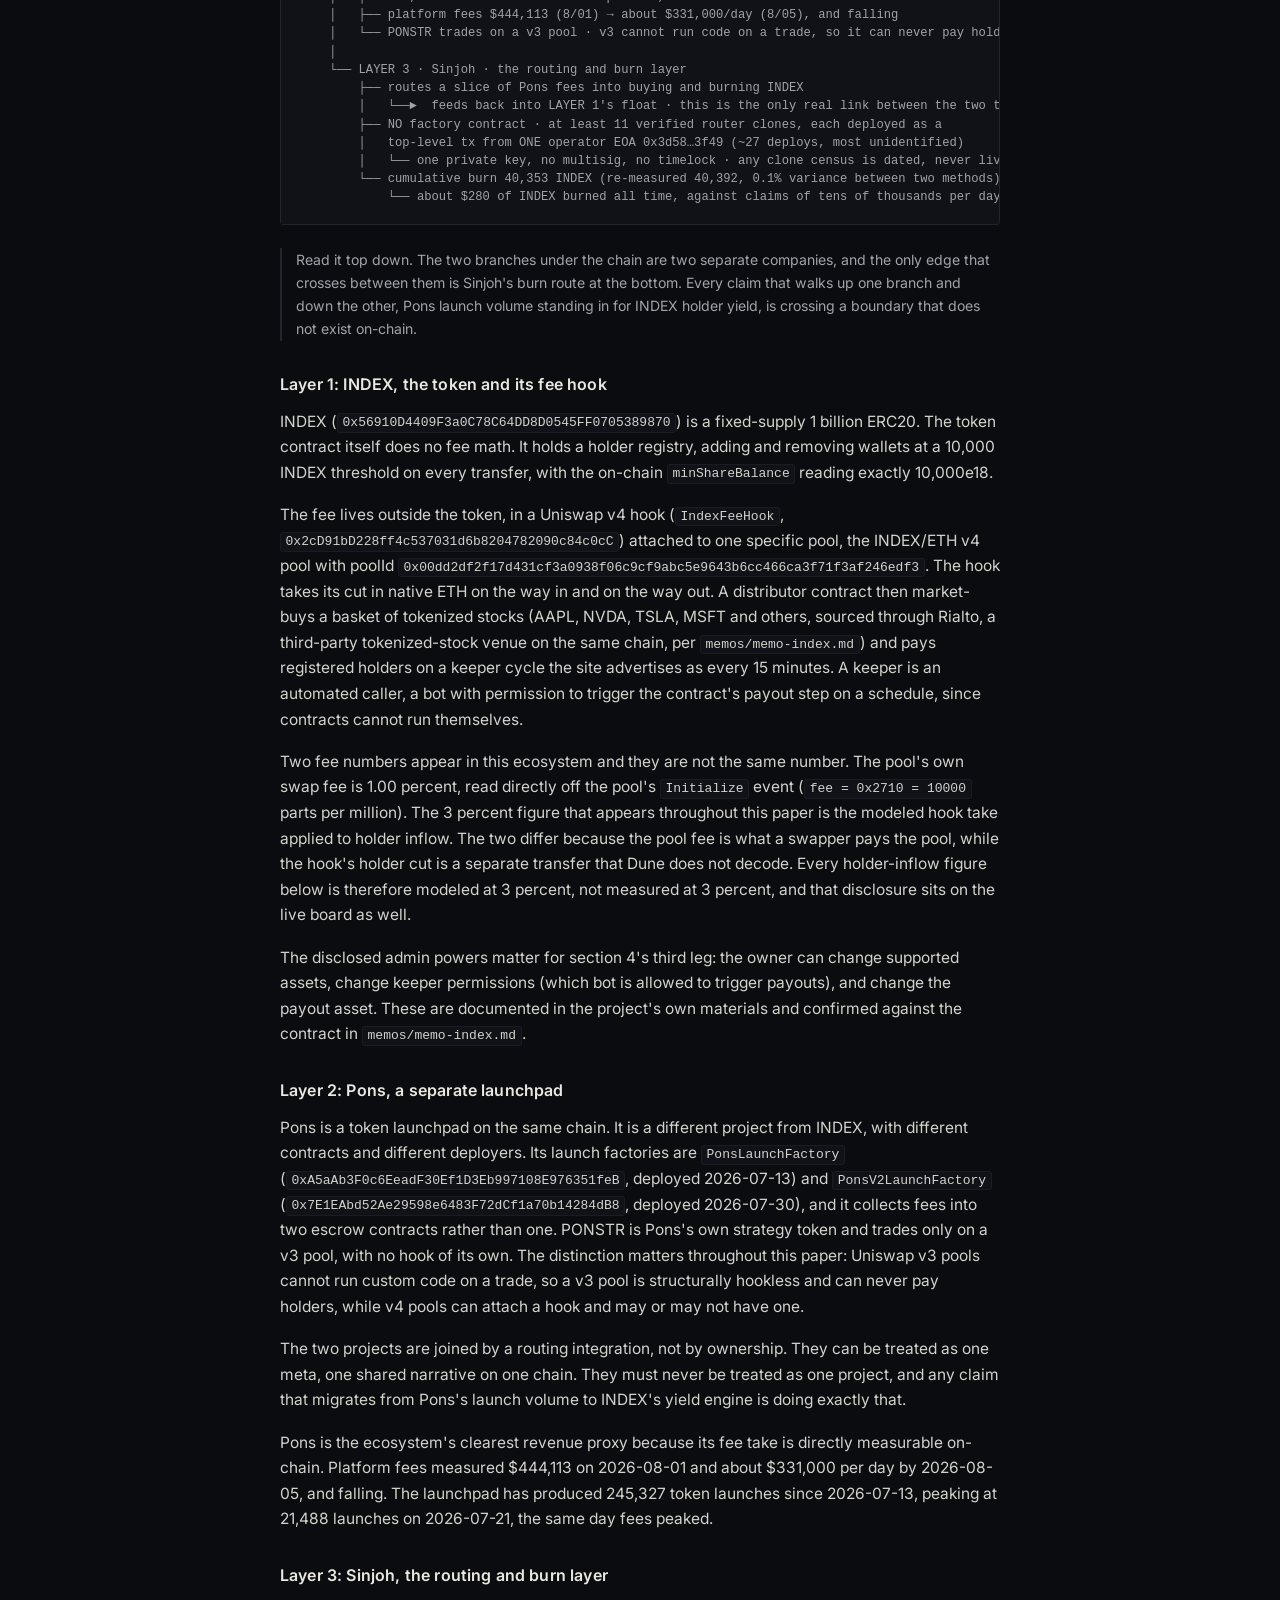
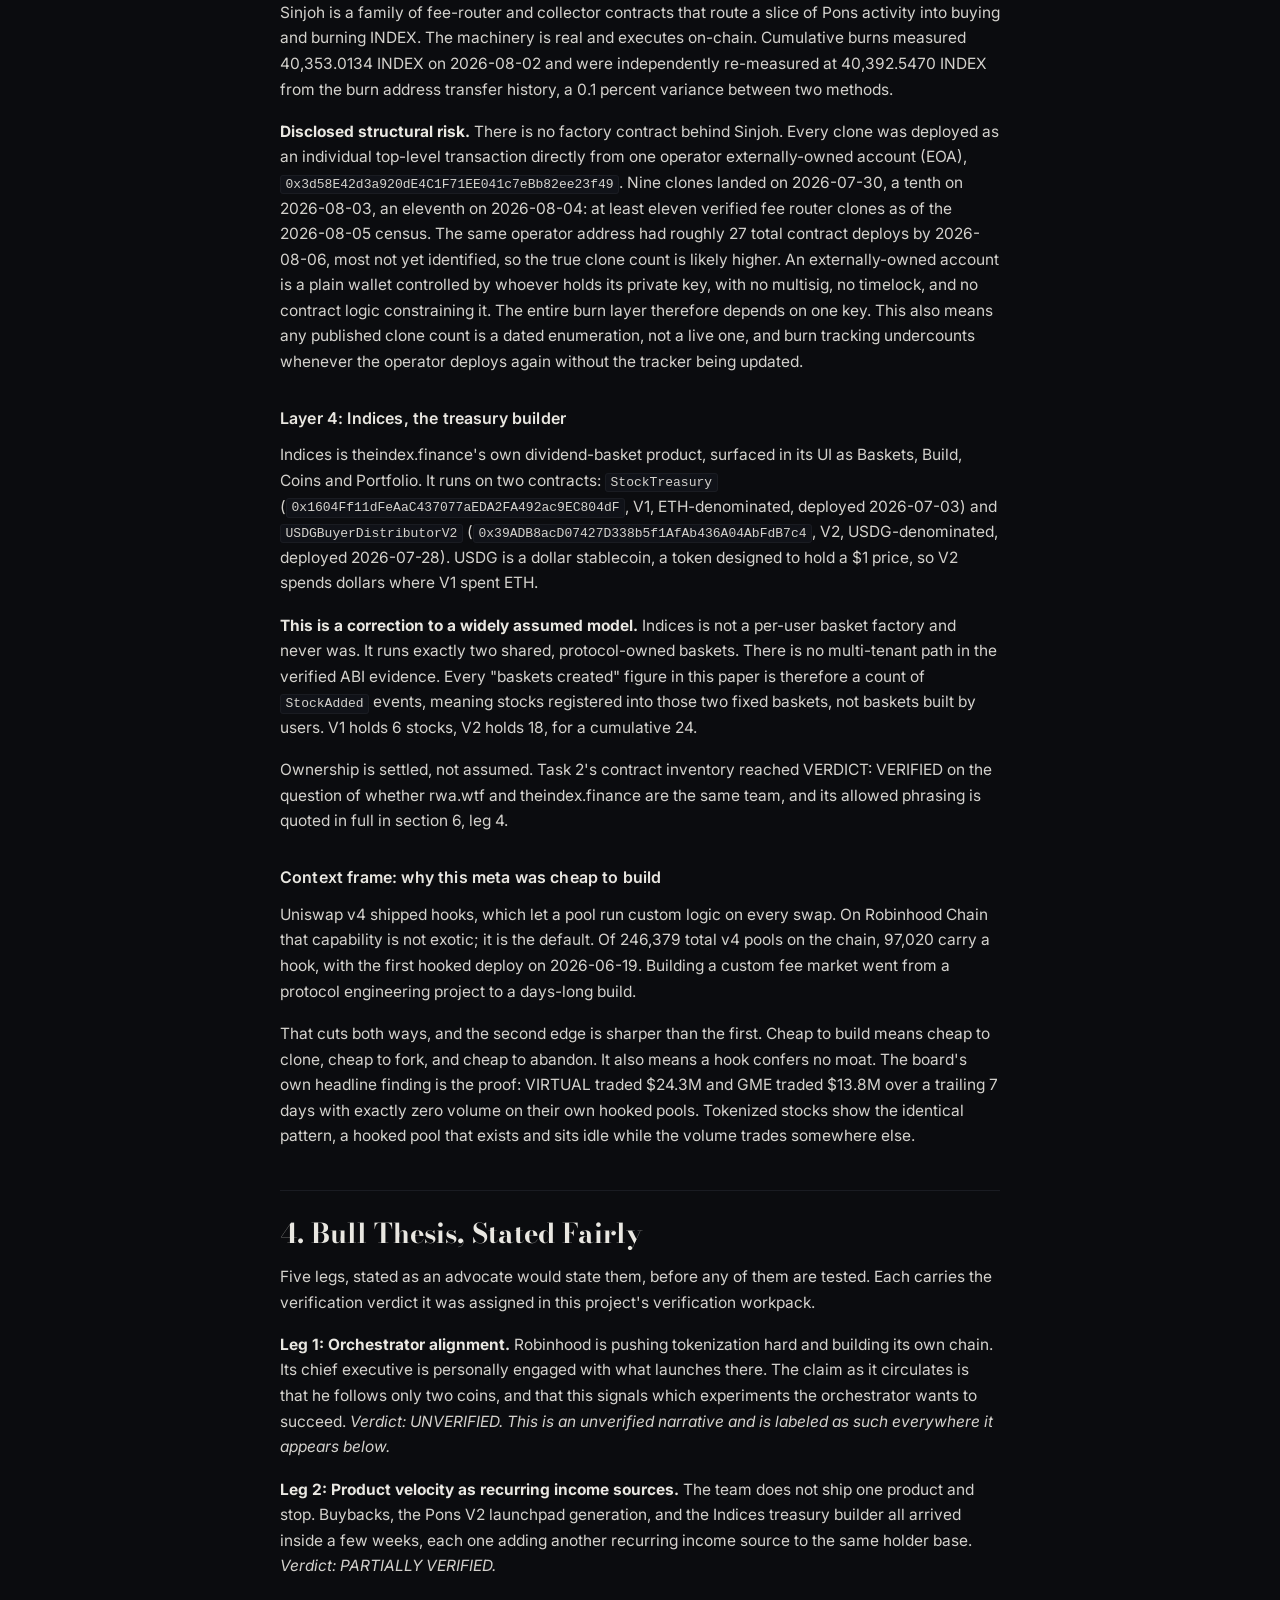
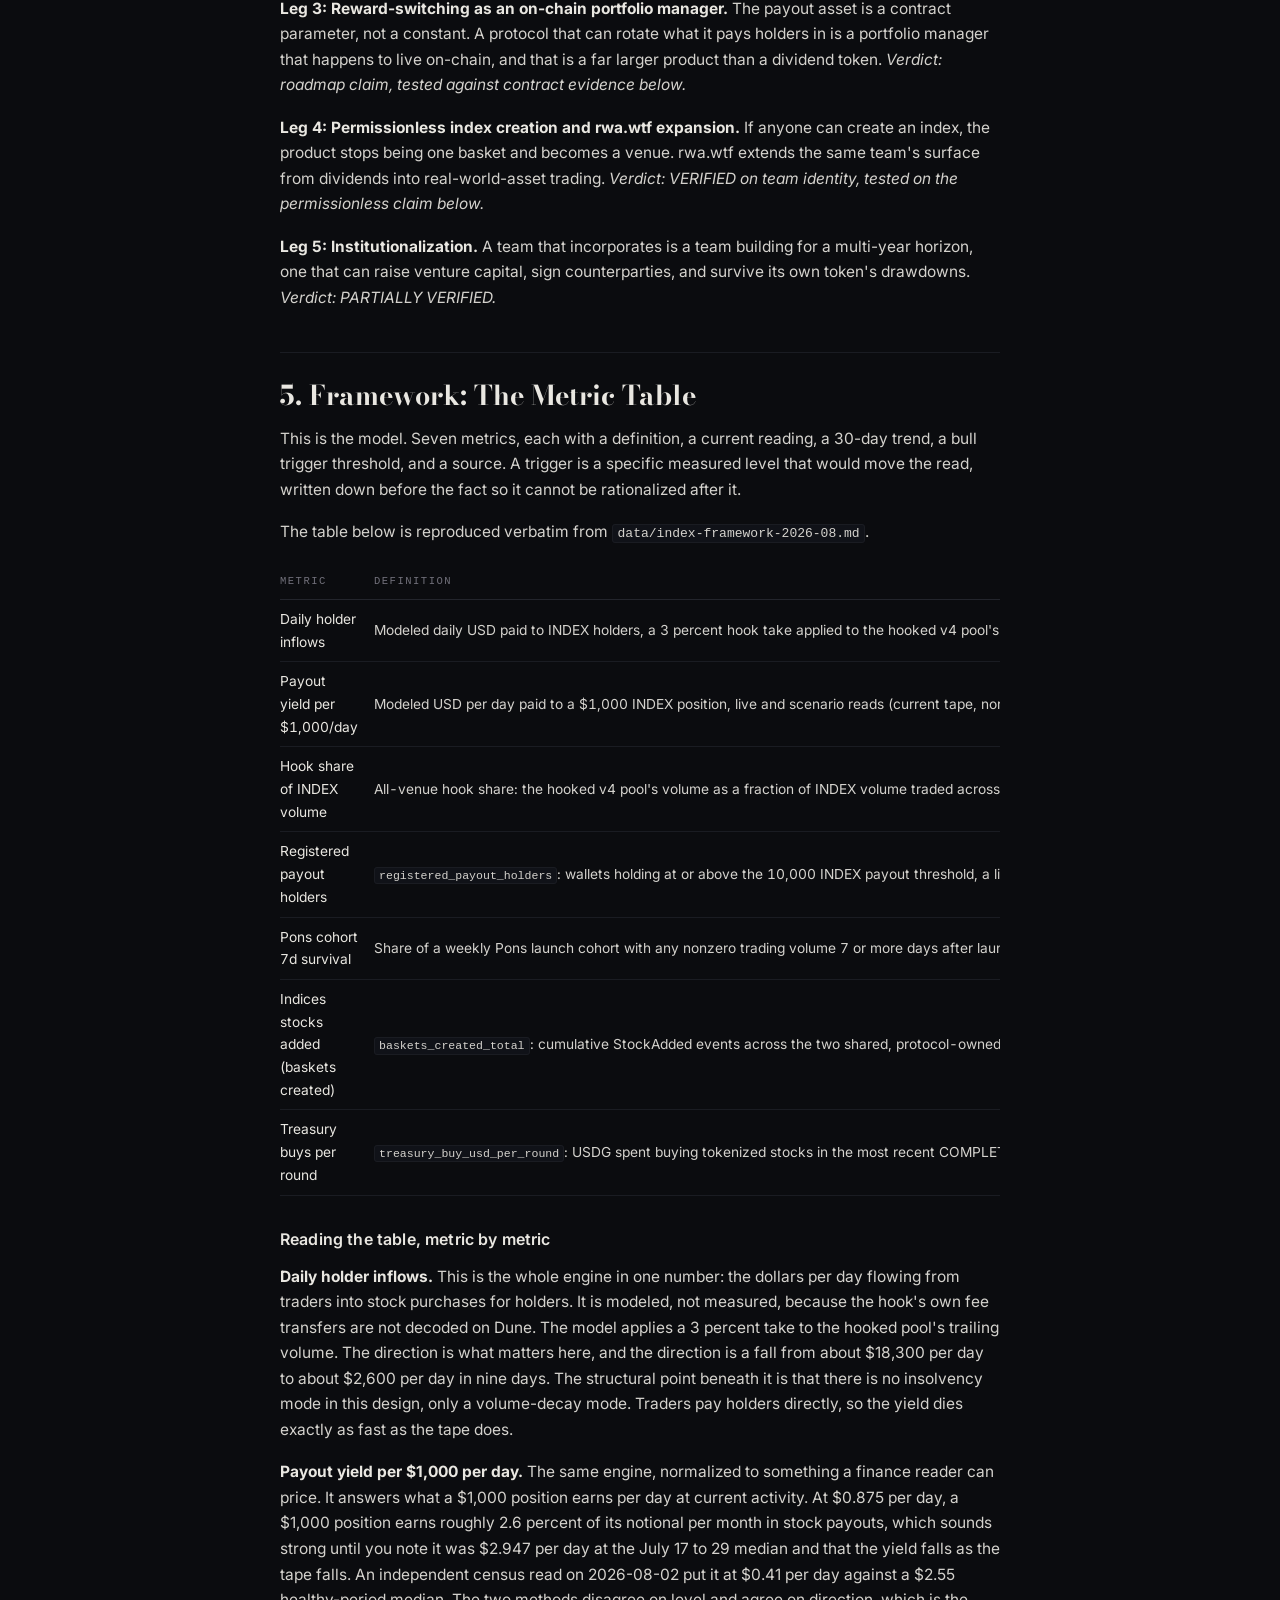
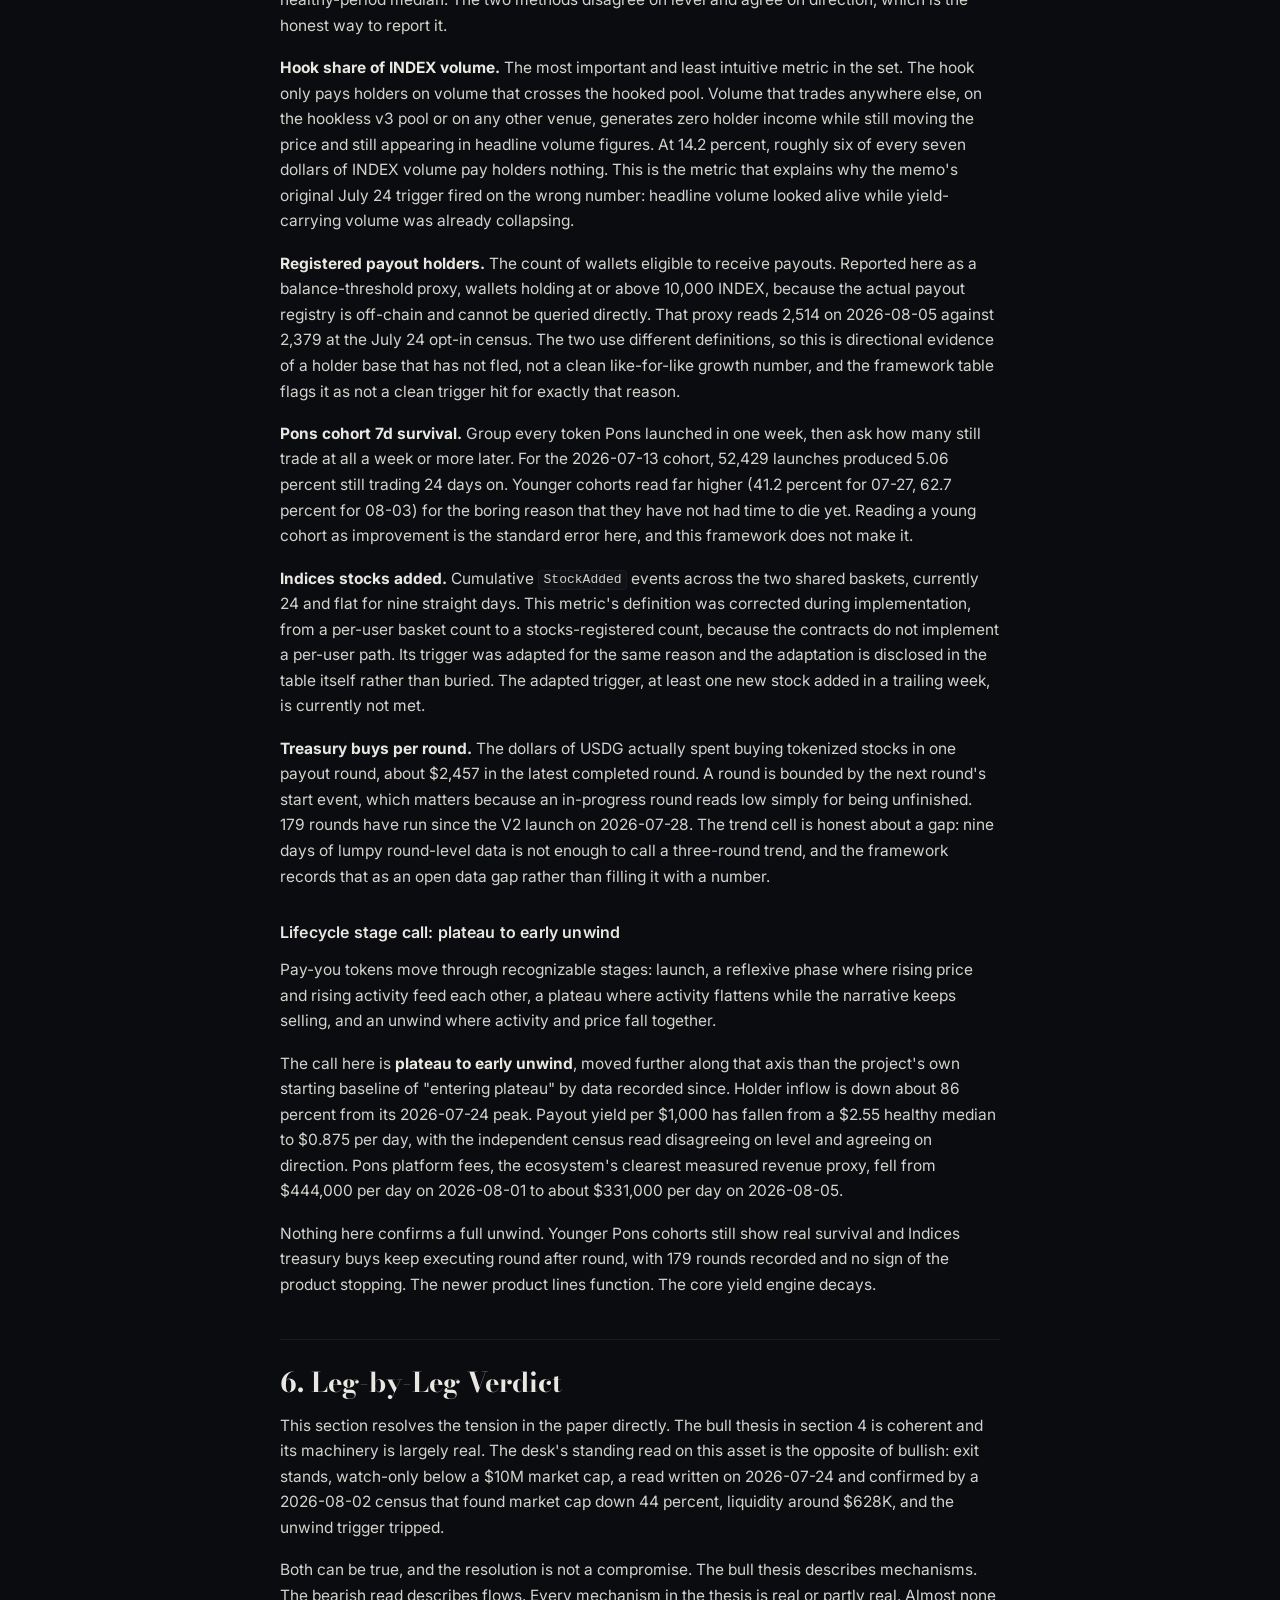
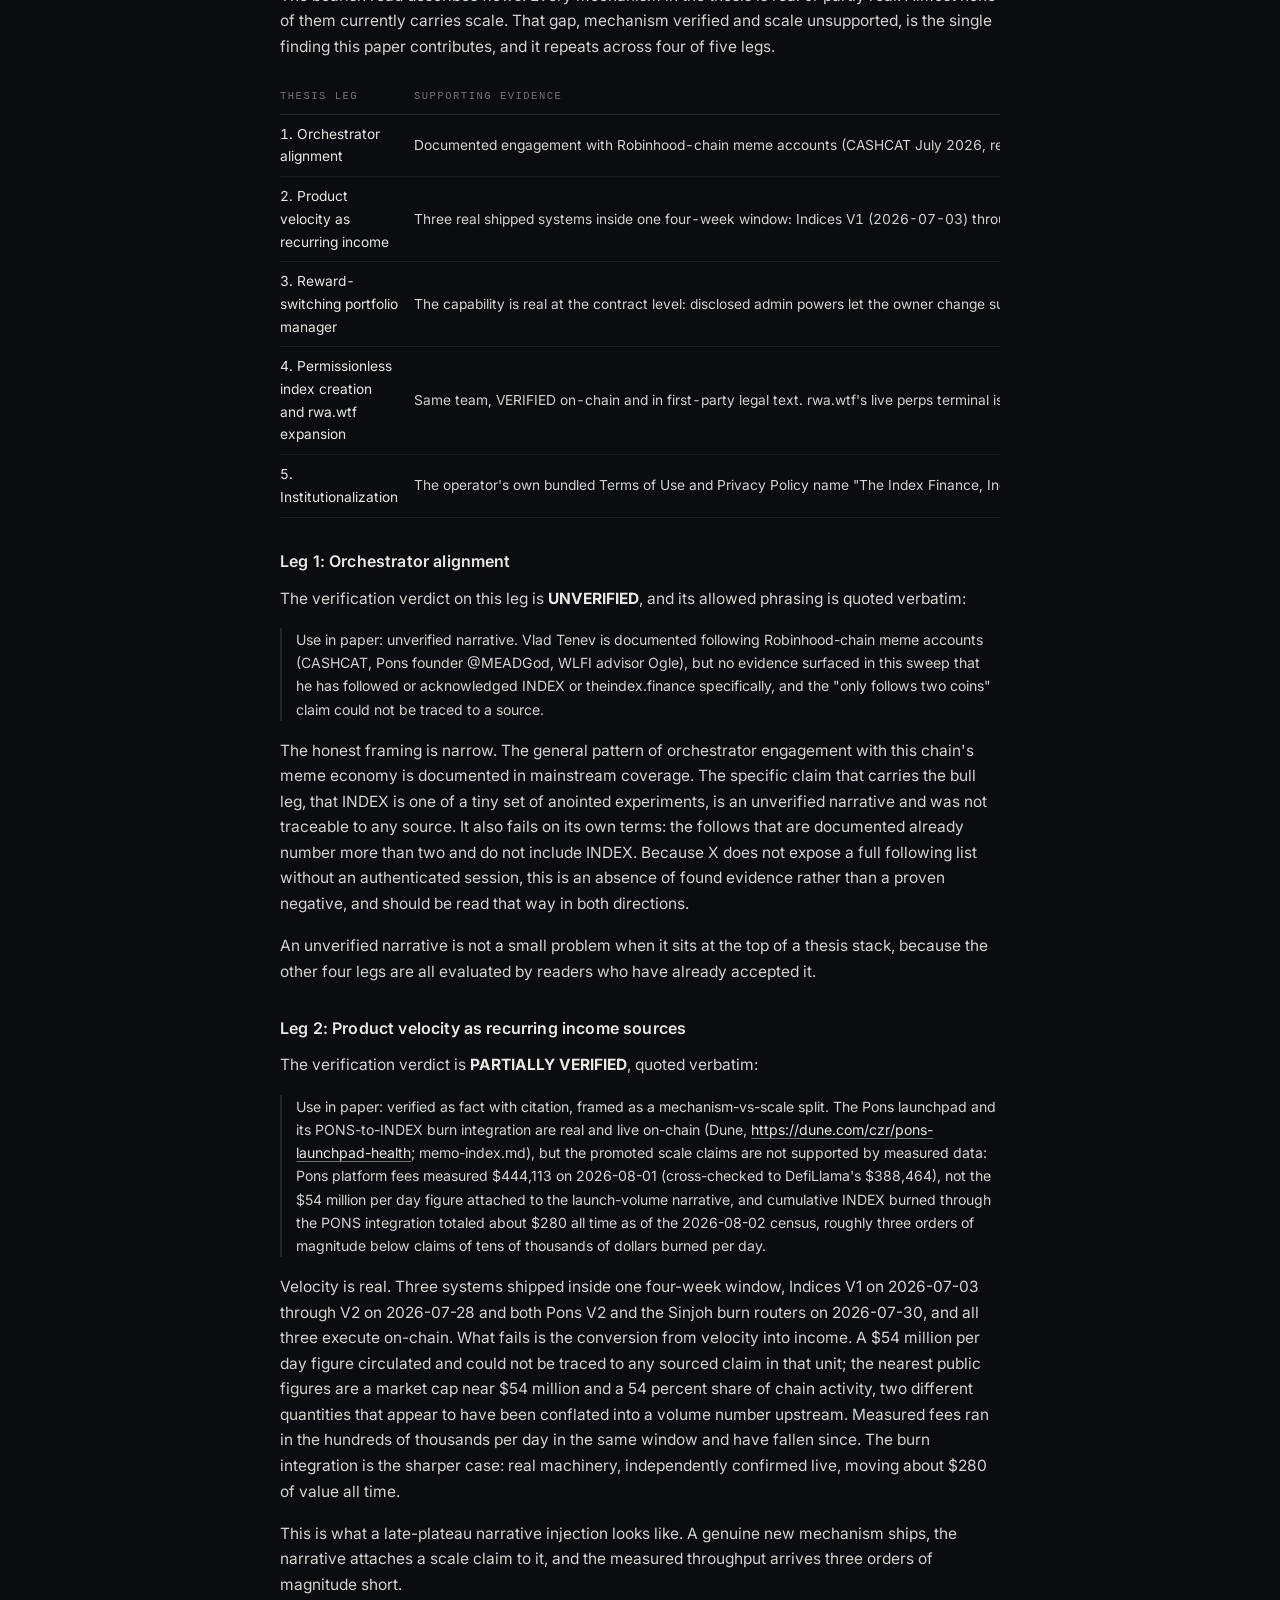
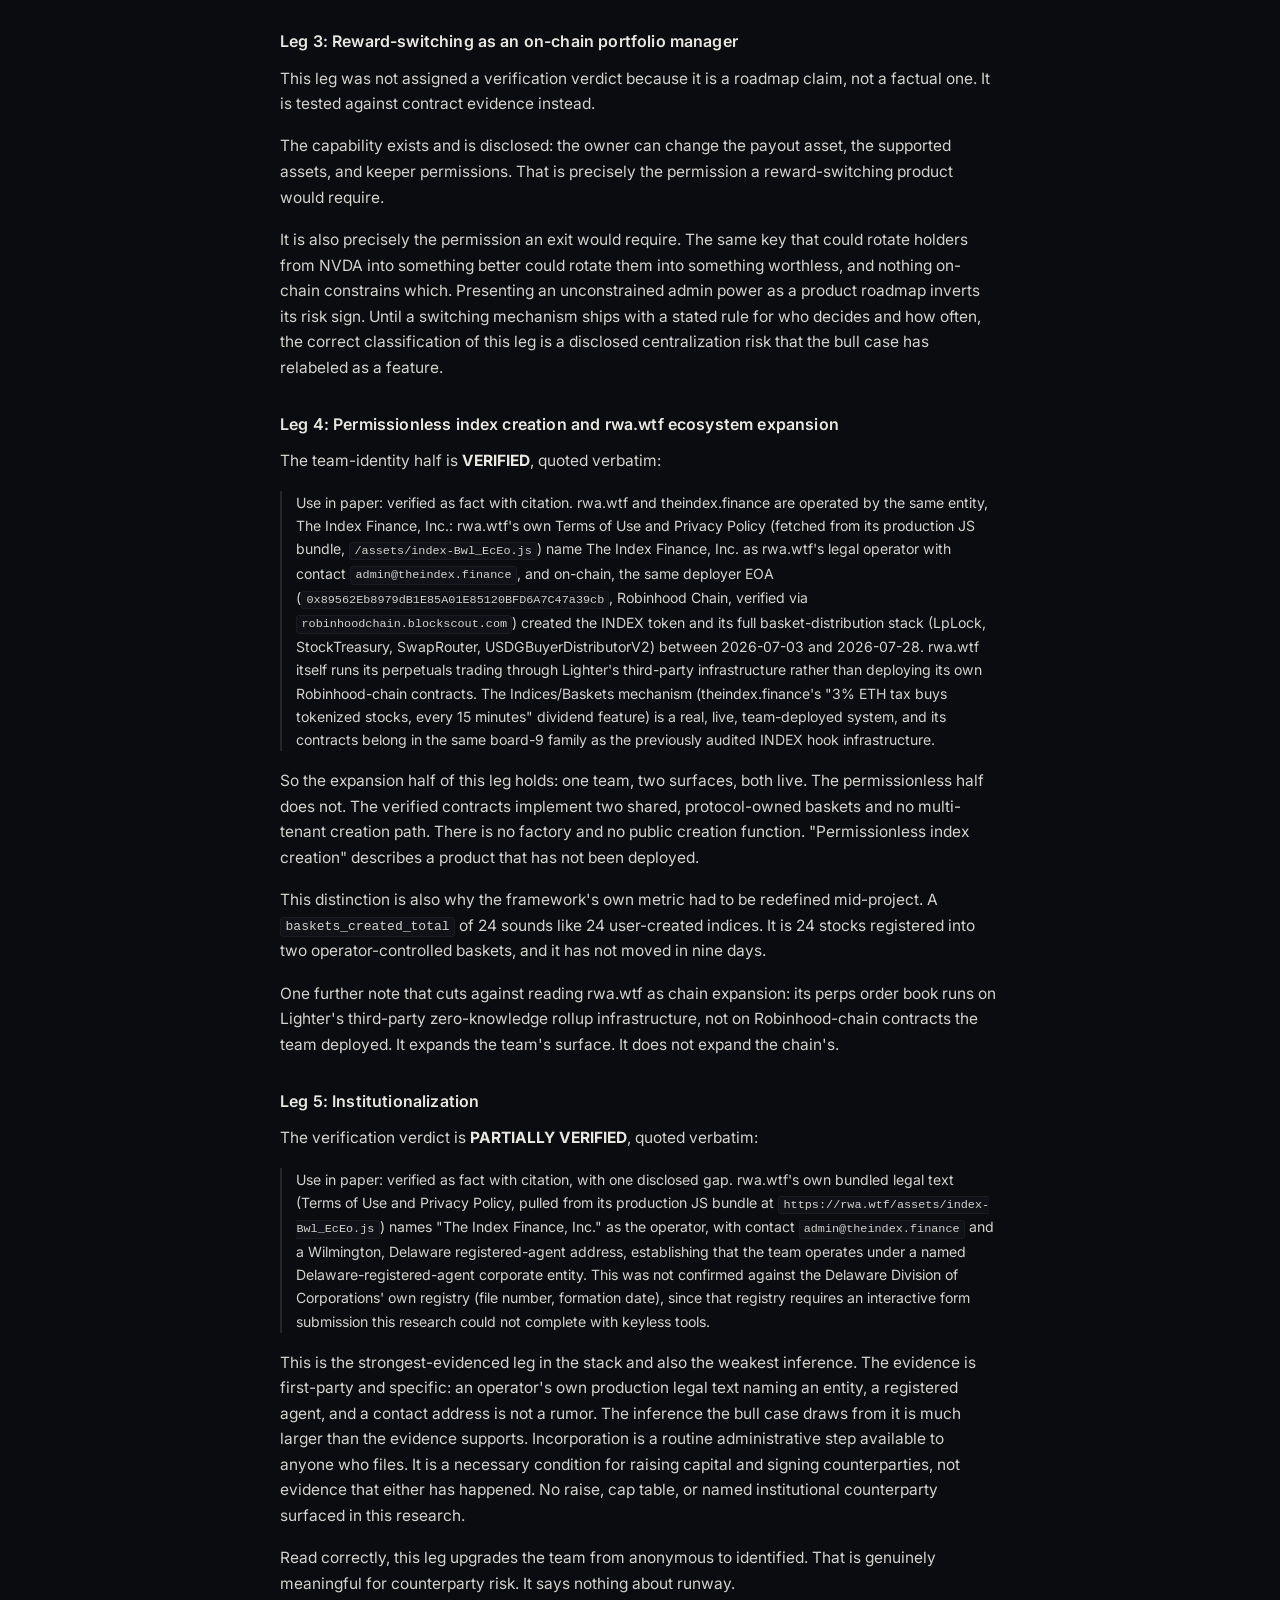
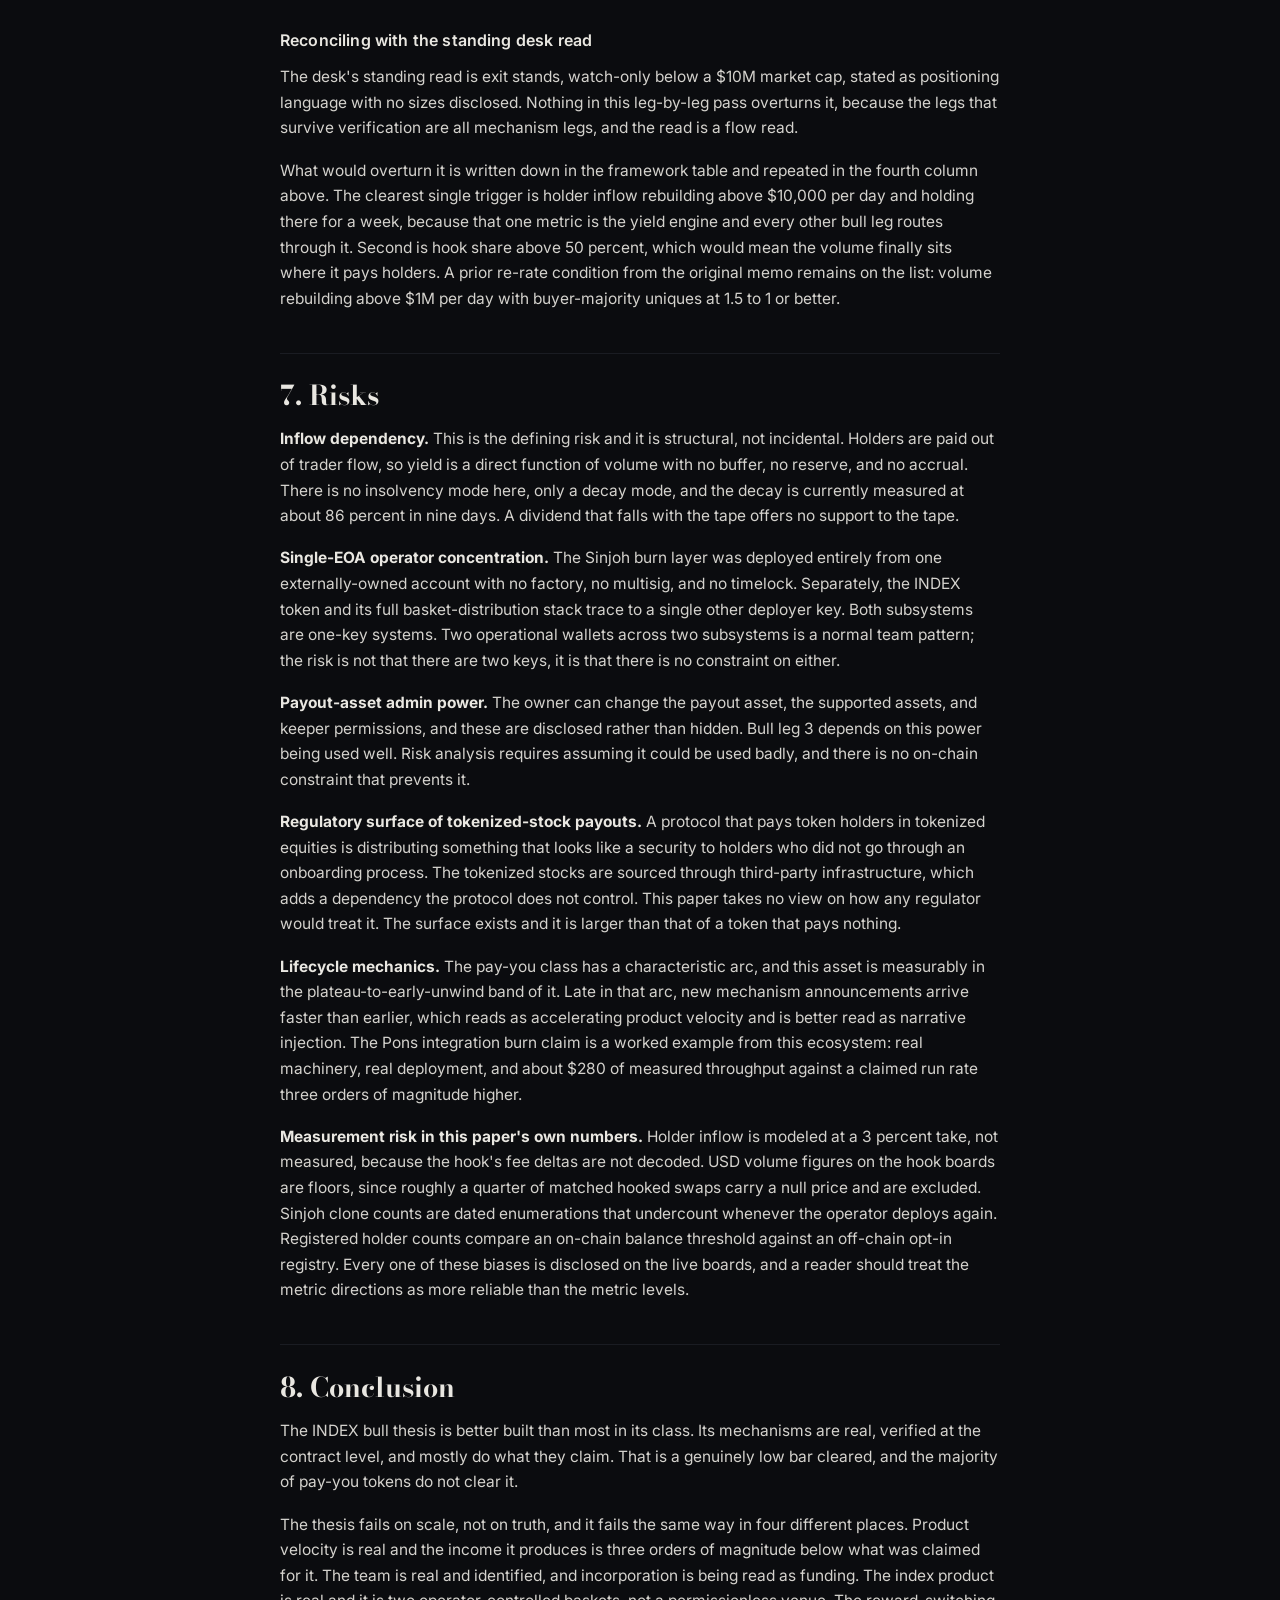
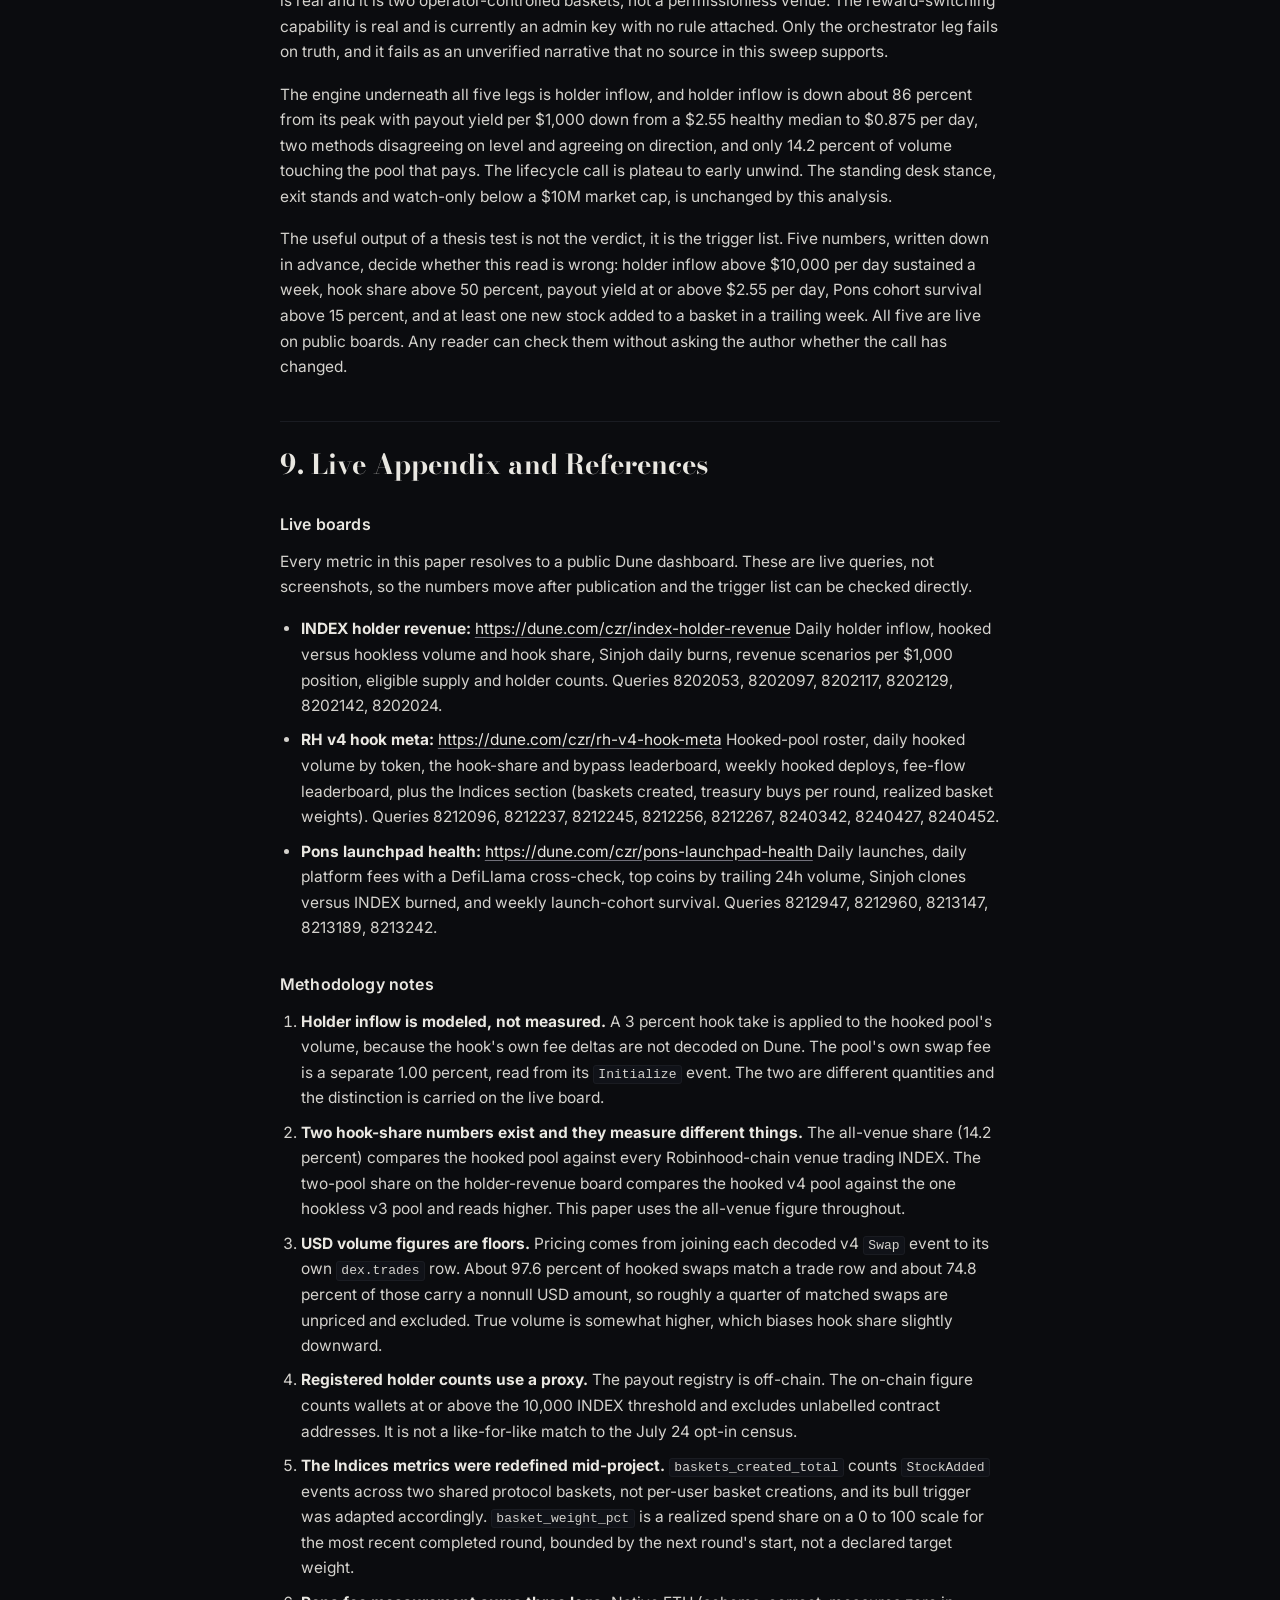
<file: docs/papers/paper-index-thesis-test.html>
<!DOCTYPE html>
<html lang="en">
<head>
<meta charset="utf-8">
<meta name="viewport" content="width=device-width, initial-scale=1">
<title>Hold It, Get Paid In Stocks: Stress-Testing the INDEX Bull Thesis | Cesar Salas Research</title>
<meta name="description" content="A framework paper: the INDEX bull thesis tested leg by leg against contract and flow evidence. Mechanism verified, scale unsupported, holder inflow down 86 percent in nine days.">
<link rel="preconnect" href="https://fonts.googleapis.com">
<link rel="preconnect" href="https://fonts.gstatic.com" crossorigin>
<link href="https://fonts.googleapis.com/css2?family=Bodoni+Moda:opsz,wght@6..96,400;6..96,700&family=Inter:wght@400;500;600;700&display=swap" rel="stylesheet">
<link rel="stylesheet" href="../assets/style.css">
</head>
<body>
<header class="topbar"><div class="topbar-inner"><a class="wordmark" href="../index.html">Cesar Salas<span class="wordmark-tag">Research</span></a><nav class="nav"><a href="../index.html">Home</a><a href="../index.html#case-studies">How it works</a><a href="../memos/index.html">Memos</a><a href="../papers/index.html" class="active">Papers</a><a href="../map/market-map.html">Market map</a><a href="mailto:cesalas13@gmail.com">Contact</a></nav></div></header>
<main class="article"><article><p class="kicker">Framework paper</p><h1>Hold It, Get Paid In Stocks: Stress-Testing the INDEX Bull Thesis Against Its Own Chain</h1>
<h2>1. Title Page</h2>
<p><strong>Title:</strong> Hold It, Get Paid In Stocks: Stress-Testing the INDEX Bull Thesis Against Its Own Chain</p>
<p><strong>Track:</strong> Framework. This paper takes no long or short position and sets no numeric exit level. It builds a metric framework, states a bull thesis, and tests that thesis leg by leg against on-chain data.</p>
<p><strong>Author:</strong> czr</p>
<p><strong>Contact:</strong> Dune profile, <a href="https://dune.com/czr">https://dune.com/czr</a></p>
<p><strong>Date:</strong> 2026-08-06</p>
<p><strong>Subject:</strong> The INDEX ecosystem on Robinhood Chain (chain id 4663), covering the INDEX token (<code>0x56910D4409F3a0C78C64DD8D0545FF0705389870</code>), the Pons launchpad, the Sinjoh routing and burn layer, and the Indices treasury builder behind theindex.finance and rwa.wtf.</p>
<p><strong>Structure note:</strong> Section headers follow the Midwest Blockchain Conference written-report structure (title page, executive summary, project overview, investment proposal, conclusion, references). Four deviations are disclosed up front. The bull thesis is split into its own section so each leg can be tested individually. A framework section replaces the numeric half of MBC's Investment Proposal, because this paper rules out exit levels and return projections by design. MBC's Investment Proposal is adapted rather than dropped: its qualitative half, the stance and the time horizon, moves into section 6's leg-by-leg verdict and its closing reconciliation, while its numeric half is what section 5's framework replaces. Risks are promoted from a sub-clause to a top-level section. The full mapping lives in <code>docs/research/2026-08-05-mbc-template.md</code>.</p>
<p><strong>Length note, disclosed:</strong> MBC caps the main text at five pages excluding title page, appendix and references, roughly 2,500 words. Sections 2 through 8 run 6,282 words, so this paper is about 2.5 times the cap. The driver is prose density, not the exhibits. The two tables account for 1,467 words, about 23 percent, and moving both to the appendix would still leave roughly 4,815 words, about 1.9 times the cap. The weight sits in three sections: the ecosystem map (1,070 words), the framework's metric-by-metric walkthrough (916 words of prose), and the leg-by-leg verdict (1,448 words of prose), together about 71 percent of all prose here. A competition version needs a real rewrite, not a reshuffle: both tables to the appendix plus roughly 2,300 words cut from those three sections, close to half the prose, which in practice means one paragraph per ecosystem layer, one sentence per metric, and the verdict carried by the table with a short note per leg instead of a full subsection. This version keeps the full length because it publishes as a standalone research artifact rather than a competition entry, where a reader meets the evidence next to the claim rather than three sections away.</p>
<p><strong>Data-as-of note:</strong> Every figure carries its own read date. The newest reads are 2026-08-05 and 2026-08-06. Nothing below is a live tick.</p>
<h2>2. Executive Summary</h2>
<p><strong>What it is.</strong> INDEX is a fixed-supply token on Robinhood Chain. Holders get paid in tokenized stocks.</p>
<p><strong>How the payment works.</strong> A fee hook on its Uniswap v4 pool takes a cut of every trade in native ETH. A separate contract spends that ETH on tokenized AAPL, NVDA, TSLA and others, then sends them to holders.</p>
<p><strong>The bet.</strong> Trading activity on a new chain funds a dividend stream. More activity means more dividends. More dividends attract more holders.</p>
<p><strong>The tension this paper resolves.</strong> The thesis is coherent and the machinery is real. The measured inflow that funds it has fallen about 86 percent in nine days.</p>
<p><strong>The evidence.</strong> Daily holder inflow ran about $18,300 per day on 2026-07-24 and about $2,600 per day by 2026-08-02. Payout yield per $1,000 held fell from a healthy median near $2.55 per day to $0.875 per day. Two measurement methods disagree on level and agree on direction. Only 14.2 percent of INDEX volume touches the pool that actually pays holders.</p>
<p><strong>The verdict split.</strong> Of five bull legs, four hold in mechanism but fail on scale, and one is an unverified narrative.</p>
<p><strong>The lifecycle call.</strong> Plateau to early unwind, meaning activity has flattened and has begun falling while the narrative keeps selling. Newer product lines still function. The core yield engine is decaying.</p>
<p><strong>The standing desk read.</strong> Exit stands, watch-only below a $10M market cap. This paper does not overturn that read. It explains exactly what would.</p>
<p><strong>The trigger list.</strong> Holder inflow above $10,000 per day sustained a week. Hook share above 50 percent. Payout yield at or above $2.55 per day. Pons cohort survival, the share of one week's launched tokens still trading a week later, above 15 percent. At least one new stock added to a basket in a trailing week.</p>
<p><strong>What this paper is not.</strong> It sets no exit level and projects no return. It is a framework and an evidence test.</p>
<h2>3. Project Overview and Ecosystem Map</h2>
<p>Four things get discussed as one project in the market. They are not one project. Keeping them distinct is the single most useful analytical move available here, because three of the five bull legs quietly borrow credibility across the boundaries.</p>
<h3>The structure at a glance</h3>
<pre class="diagram">ROBINHOOD CHAIN · chain id 4663 · Uniswap v4 hooks are the default here (97,020 of 246,379 pools)
│
├── THE INDEX FINANCE, INC. · deployer EOA 0x8956…39cb · rwa.wtf is the same entity (VERIFIED)
│   │
│   ├── LAYER 1 · INDEX, the token and its fee hook
│   │   ├── INDEX ERC20 0x5691…9870 · fixed 1B supply · the token itself does NO fee math
│   │   │   └── holder registry only · adds/removes on every transfer · minShareBalance 10,000e18
│   │   ├── IndexFeeHook 0x2cD9…c0cC · Uniswap v4 · the fee lives OUTSIDE the token
│   │   │   ├── attached to exactly ONE pool: INDEX/ETH v4, poolId 0x00dd…edf3
│   │   │   ├── pool swap fee 1.00% ── MEASURED off the Initialize event ──┐ two different
│   │   │   ├── hook holder take 3% ── MODELED, Dune cannot decode it ─────┘ numbers, not one
│   │   │   └── hook share of all-venue INDEX volume: 14.2%
│   │   │       └── the other 85.8% (v3 pool 0xD298…028Ff and elsewhere) pays holders nothing
│   │   ├── distributor · market-buys AAPL / NVDA / TSLA / MSFT through Rialto
│   │   │   └── keeper bot triggers payout on a ~15 min cycle (contracts cannot run themselves)
│   │   │       └── 2,514 wallets at or above 10,000 INDEX · $0.875/day per $1,000 held
│   │   └── admin key can change supported assets, keeper permissions, and the payout asset
│   │       └── this permission IS bull leg 3's "portfolio manager" · a capability, not a product
│   │
│   └── LAYER 4 · Indices ("Baskets") · the treasury builder
│       ├── StockTreasury 0x1604…04dF · V1, ETH-denominated, deployed 7/03 · 6 stocks
│       ├── USDGBuyerDistributorV2 0x39AD…B7c4 · V2, USDG-denominated, deployed 7/28 · 18 stocks
│       └── TWO shared, protocol-owned baskets · NOT a per-user basket factory
│           └── 24 StockAdded events cumulative · flat for 9 straight days since 7/28
│
└── PONS · different project, different contracts, different deployers
    │   joined to INDEX by a routing integration, never by ownership
    │
    ├── LAYER 2 · the launchpad
    │   ├── PonsLaunchFactory 0xA5aA…1feB (7/13) · PonsV2LaunchFactory 0x7E1E…4dB8 (7/30)
    │   ├── fee escrows 0x736d…7f35 (V1) and 0xbc39…0A9c (V2) · two, not one
    │   ├── 245,327 launches since 7/13 · peak 21,488 on 7/21 · 7/13 cohort 7d survival 5.06%
    │   ├── platform fees $444,113 (8/01) → about $331,000/day (8/05), and falling
    │   └── PONSTR trades on a v3 pool · v3 cannot run code on a trade, so it can never pay holders
    │
    └── LAYER 3 · Sinjoh · the routing and burn layer
        ├── routes a slice of Pons fees into buying and burning INDEX
        │   └──►  feeds back into LAYER 1's float · this is the only real link between the two trees
        ├── NO factory contract · at least 11 verified router clones, each deployed as a
        │   top-level tx from ONE operator EOA 0x3d58…3f49 (~27 deploys, most unidentified)
        │   └── one private key, no multisig, no timelock · any clone census is dated, never live
        └── cumulative burn 40,353 INDEX (re-measured 40,392, 0.1% variance between two methods)
            └── about $280 of INDEX burned all time, against claims of tens of thousands per day</pre>
<p class="note">Read it top down. The two branches under the chain are two separate companies, and the only edge that crosses between them is Sinjoh's burn route at the bottom. Every claim that walks up one branch and down the other, Pons launch volume standing in for INDEX holder yield, is crossing a boundary that does not exist on-chain.</p>
<h3>Layer 1: INDEX, the token and its fee hook</h3>
<p>INDEX (<code>0x56910D4409F3a0C78C64DD8D0545FF0705389870</code>) is a fixed-supply 1 billion ERC20. The token contract itself does no fee math. It holds a holder registry, adding and removing wallets at a 10,000 INDEX threshold on every transfer, with the on-chain <code>minShareBalance</code> reading exactly 10,000e18.</p>
<p>The fee lives outside the token, in a Uniswap v4 hook (<code>IndexFeeHook</code>, <code>0x2cD91bD228ff4c537031d6b8204782090c84c0cC</code>) attached to one specific pool, the INDEX/ETH v4 pool with poolId <code>0x00dd2df2f17d431cf3a0938f06c9cf9abc5e9643b6cc466ca3f71f3af246edf3</code>. The hook takes its cut in native ETH on the way in and on the way out. A distributor contract then market-buys a basket of tokenized stocks (AAPL, NVDA, TSLA, MSFT and others, sourced through Rialto, a third-party tokenized-stock venue on the same chain, per <code>memos/memo-index.md</code>) and pays registered holders on a keeper cycle the site advertises as every 15 minutes. A keeper is an automated caller, a bot with permission to trigger the contract's payout step on a schedule, since contracts cannot run themselves.</p>
<p>Two fee numbers appear in this ecosystem and they are not the same number. The pool's own swap fee is 1.00 percent, read directly off the pool's <code>Initialize</code> event (<code>fee = 0x2710 = 10000</code> parts per million). The 3 percent figure that appears throughout this paper is the modeled hook take applied to holder inflow. The two differ because the pool fee is what a swapper pays the pool, while the hook's holder cut is a separate transfer that Dune does not decode. Every holder-inflow figure below is therefore modeled at 3 percent, not measured at 3 percent, and that disclosure sits on the live board as well.</p>
<p>The disclosed admin powers matter for section 4's third leg: the owner can change supported assets, change keeper permissions (which bot is allowed to trigger payouts), and change the payout asset. These are documented in the project's own materials and confirmed against the contract in <code>memos/memo-index.md</code>.</p>
<h3>Layer 2: Pons, a separate launchpad</h3>
<p>Pons is a token launchpad on the same chain. It is a different project from INDEX, with different contracts and different deployers. Its launch factories are <code>PonsLaunchFactory</code> (<code>0xA5aAb3F0c6EeadF30Ef1D3Eb997108E976351feB</code>, deployed 2026-07-13) and <code>PonsV2LaunchFactory</code> (<code>0x7E1EAbd52Ae29598e6483F72dCf1a70b14284dB8</code>, deployed 2026-07-30), and it collects fees into two escrow contracts rather than one. PONSTR is Pons's own strategy token and trades only on a v3 pool, with no hook of its own. The distinction matters throughout this paper: Uniswap v3 pools cannot run custom code on a trade, so a v3 pool is structurally hookless and can never pay holders, while v4 pools can attach a hook and may or may not have one.</p>
<p>The two projects are joined by a routing integration, not by ownership. They can be treated as one meta, one shared narrative on one chain. They must never be treated as one project, and any claim that migrates from Pons's launch volume to INDEX's yield engine is doing exactly that.</p>
<p>Pons is the ecosystem's clearest revenue proxy because its fee take is directly measurable on-chain. Platform fees measured $444,113 on 2026-08-01 and about $331,000 per day by 2026-08-05, and falling. The launchpad has produced 245,327 token launches since 2026-07-13, peaking at 21,488 launches on 2026-07-21, the same day fees peaked.</p>
<h3>Layer 3: Sinjoh, the routing and burn layer</h3>
<p>Sinjoh is a family of fee-router and collector contracts that route a slice of Pons activity into buying and burning INDEX. The machinery is real and executes on-chain. Cumulative burns measured 40,353.0134 INDEX on 2026-08-02 and were independently re-measured at 40,392.5470 INDEX from the burn address transfer history, a 0.1 percent variance between two methods.</p>
<p><strong>Disclosed structural risk.</strong> There is no factory contract behind Sinjoh. Every clone was deployed as an individual top-level transaction directly from one operator externally-owned account (EOA), <code>0x3d58E42d3a920dE4C1F71EE041c7eBb82ee23f49</code>. Nine clones landed on 2026-07-30, a tenth on 2026-08-03, an eleventh on 2026-08-04: at least eleven verified fee router clones as of the 2026-08-05 census. The same operator address had roughly 27 total contract deploys by 2026-08-06, most not yet identified, so the true clone count is likely higher. An externally-owned account is a plain wallet controlled by whoever holds its private key, with no multisig, no timelock, and no contract logic constraining it. The entire burn layer therefore depends on one key. This also means any published clone count is a dated enumeration, not a live one, and burn tracking undercounts whenever the operator deploys again without the tracker being updated.</p>
<h3>Layer 4: Indices, the treasury builder</h3>
<p>Indices is theindex.finance's own dividend-basket product, surfaced in its UI as Baskets, Build, Coins and Portfolio. It runs on two contracts: <code>StockTreasury</code> (<code>0x1604Ff11dFeAaC437077aEDA2FA492ac9EC804dF</code>, V1, ETH-denominated, deployed 2026-07-03) and <code>USDGBuyerDistributorV2</code> (<code>0x39ADB8acD07427D338b5f1AfAb436A04AbFdB7c4</code>, V2, USDG-denominated, deployed 2026-07-28). USDG is a dollar stablecoin, a token designed to hold a $1 price, so V2 spends dollars where V1 spent ETH.</p>
<p><strong>This is a correction to a widely assumed model.</strong> Indices is not a per-user basket factory and never was. It runs exactly two shared, protocol-owned baskets. There is no multi-tenant path in the verified ABI evidence. Every "baskets created" figure in this paper is therefore a count of <code>StockAdded</code> events, meaning stocks registered into those two fixed baskets, not baskets built by users. V1 holds 6 stocks, V2 holds 18, for a cumulative 24.</p>
<p>Ownership is settled, not assumed. Task 2's contract inventory reached VERDICT: VERIFIED on the question of whether rwa.wtf and theindex.finance are the same team, and its allowed phrasing is quoted in full in section 6, leg 4.</p>
<h3>Context frame: why this meta was cheap to build</h3>
<p>Uniswap v4 shipped hooks, which let a pool run custom logic on every swap. On Robinhood Chain that capability is not exotic; it is the default. Of 246,379 total v4 pools on the chain, 97,020 carry a hook, with the first hooked deploy on 2026-06-19. Building a custom fee market went from a protocol engineering project to a days-long build.</p>
<p>That cuts both ways, and the second edge is sharper than the first. Cheap to build means cheap to clone, cheap to fork, and cheap to abandon. It also means a hook confers no moat. The board's own headline finding is the proof: VIRTUAL traded $24.3M and GME traded $13.8M over a trailing 7 days with exactly zero volume on their own hooked pools. Tokenized stocks show the identical pattern, a hooked pool that exists and sits idle while the volume trades somewhere else.</p>
<h2>4. Bull Thesis, Stated Fairly</h2>
<p>Five legs, stated as an advocate would state them, before any of them are tested. Each carries the verification verdict it was assigned in this project's verification workpack.</p>
<p><strong>Leg 1: Orchestrator alignment.</strong> Robinhood is pushing tokenization hard and building its own chain. Its chief executive is personally engaged with what launches there. The claim as it circulates is that he follows only two coins, and that this signals which experiments the orchestrator wants to succeed. <em>Verdict: UNVERIFIED. This is an unverified narrative and is labeled as such everywhere it appears below.</em></p>
<p><strong>Leg 2: Product velocity as recurring income sources.</strong> The team does not ship one product and stop. Buybacks, the Pons V2 launchpad generation, and the Indices treasury builder all arrived inside a few weeks, each one adding another recurring income source to the same holder base. <em>Verdict: PARTIALLY VERIFIED.</em></p>
<p><strong>Leg 3: Reward-switching as an on-chain portfolio manager.</strong> The payout asset is a contract parameter, not a constant. A protocol that can rotate what it pays holders in is a portfolio manager that happens to live on-chain, and that is a far larger product than a dividend token. <em>Verdict: roadmap claim, tested against contract evidence below.</em></p>
<p><strong>Leg 4: Permissionless index creation and rwa.wtf expansion.</strong> If anyone can create an index, the product stops being one basket and becomes a venue. rwa.wtf extends the same team's surface from dividends into real-world-asset trading. <em>Verdict: VERIFIED on team identity, tested on the permissionless claim below.</em></p>
<p><strong>Leg 5: Institutionalization.</strong> A team that incorporates is a team building for a multi-year horizon, one that can raise venture capital, sign counterparties, and survive its own token's drawdowns. <em>Verdict: PARTIALLY VERIFIED.</em></p>
<h2>5. Framework: The Metric Table</h2>
<p>This is the model. Seven metrics, each with a definition, a current reading, a 30-day trend, a bull trigger threshold, and a source. A trigger is a specific measured level that would move the read, written down before the fact so it cannot be rationalized after it.</p>
<p>The table below is reproduced verbatim from <code>data/index-framework-2026-08.md</code>.</p>
<div class="table-wrap"><table><thead><tr><th>Metric</th><th>Definition</th><th>Current</th><th>30d trend</th><th>Bull trigger</th><th>Source</th></tr></thead><tbody><tr><td>Daily holder inflows</td><td>Modeled daily USD paid to INDEX holders, a 3 percent hook take applied to the hooked v4 pool's trailing volume</td><td>about $2,600 per day (2026-08-02 read)</td><td>Down from an $18,300 per day peak on 2026-07-24 to about $2,600 per day on 2026-08-02, roughly an 86 percent decline in nine days</td><td>Above $10,000 per day sustained 7d (vs about $2,600 now, $18,300 peak)</td><td>memos/memo-index.md line 27 (research-portfolio); series defined in sql/index_b_holder_inflow_daily.sql, query 8202053, dune.com/czr/index-holder-revenue</td></tr><tr><td>Payout yield per $1,000/day</td><td>Modeled USD per day paid to a $1,000 INDEX position, live and scenario reads (current tape, normal Jul 17 to 29 median, best case)</td><td>$0.875 per day (2026-08-05 live re-run, query 8202142, after the eligible-supply fix synced)</td><td>Normal-period median $2.947 per day (2026-08-05 read) down to a current $0.875 per day; the independent 2026-08-02 census in memo-index.md read $0.41 per day at current tape versus a $2.55 healthy-period median, same direction</td><td>At or above $2.55 per day (healthy median) sustained 7d</td><td>dune-desks/docs/dashboards.md, Task 4 sync section, query 8202142 (sql/index_e_scenarios.sql), dune.com/czr/index-holder-revenue; cross-check memos/memo-index.md line 27</td></tr><tr><td>Hook share of INDEX volume</td><td>All-venue hook share: the hooked v4 pool's volume as a fraction of INDEX volume traded across every Robinhood-chain venue, trailing 7d</td><td>14.2 percent (2026-08-05 live re-run, query 8212245)</td><td>14.8 percent at 2026-08-03 build time down to 14.2 percent on 2026-08-05; same-window finding still holds, VIRTUAL and GME each traded tens of millions of dollars with zero volume on their own hooked pools</td><td>Above 50 percent (vs 14.8 percent now)</td><td>dune-desks/docs/dashboards.md Dashboard 9 section and Task 4 sync table, query 8212245 (sql/v4meta_c_hook_share_by_token.sql), dune.com/czr/rh-v4-hook-meta</td></tr><tr><td>Registered payout holders</td><td><code>registered_payout_holders</code>: wallets holding at or above the 10,000 INDEX payout threshold, a live balance-threshold proxy for the project's off-chain payout registry, reconciled in sql/index_f_eligible_supply.sql's comments against the July 24 opt-in census</td><td>2,514 (2026-08-05 live, query 8202024, after the I4/I5 audit fix)</td><td>2,379 at the 2026-07-24 registry census (memo) to 2,443 pre-fix to 2,514 post-fix on 2026-08-05; the two counting methods differ (opt-in registry vs on-chain balance threshold), disclosed in the SQL comments, so growth is directional, not a clean like-for-like count</td><td>New all-time high above the reconciled 7/24 baseline (2,379 registered holders). Already exceeded on the current balance-threshold reading (2,514), flagged as not a clean trigger hit since the two readings use different definitions, this is the best reconciliation available without an on-chain payout-registry contract to query directly</td><td>dune-desks sql/index_f_eligible_supply.sql comments; memos/memo-index.md line 15; dune-desks/docs/dashboards.md Task 4 sync table, query 8202024, dune.com/czr/index-holder-revenue</td></tr><tr><td>Pons cohort 7d survival</td><td>Share of a weekly Pons launch cohort with any nonzero trading volume 7 or more days after launch</td><td>5.06 percent for the 2026-07-13 cohort (cohort age 24 days, 52,429 launched, live re-run 2026-08-05, query 8213242)</td><td>5.8 percent (2026-08-03 read, same cohort) decaying to 5.06 percent (2026-08-05) as the cohort ages; younger cohorts read higher only because they have not had time to die off yet, 07-20 cohort 6.7 percent, 07-27 cohort 41.2 percent, 08-03 cohort 62.7 percent and still young</td><td>Above 15 percent (vs 5.8 percent for the 07-13 cohort)</td><td>dune-desks/docs/dashboards.md Dashboard 10 section and Task 4 sync table, query 8213242 (sql/pons_e_launch_survival.sql), dune.com/czr/pons-launchpad-health</td></tr><tr><td>Indices stocks added (baskets created)</td><td><code>baskets_created_total</code>: cumulative StockAdded events across the two shared, protocol-owned baskets, StockTreasury (V1, ETH-denominated) and USDGBuyerDistributorV2 (V2, USDG-denominated). This is NOT a per-user basket-creation count; the product runs exactly two baskets, never a multi-tenant factory, per the verified ABI evidence in docs/research/2026-08-05-indices-contracts.md</td><td>24 (flat since 2026-07-28)</td><td>5 stocks on 2026-07-03, 6 on 2026-07-09, jumps to 24 on 2026-07-28 (V2's 18-stock launch in one day), flat at 24 through 2026-08-06, nine straight days with zero new adds</td><td>ADAPTED, disclosed here: the brief's original trigger ("100+ total with week-over-week growth") assumed a per-user basket-creation funnel that these contracts do not implement; there is a hard ceiling on how many distinct stocks exist to add to two fixed baskets, so "100+" is structurally unreachable and "growth" can only mean the operator adding more stocks. Adapted trigger: at least one new StockAdded event in a trailing 7-day window (basket actively expanding, not frozen post-launch). Currently NOT met, zero adds in the last 9 days</td><td>dune-desks sql/indices_a_baskets_created.sql, query 8240342, dune.com/czr/rh-v4-hook-meta (Indices section); definition change disclosed in docs/research/2026-08-05-indices-contracts.md</td></tr><tr><td>Treasury buys per round</td><td><code>treasury_buy_usd_per_round</code>: USDG spent buying tokenized stocks in the most recent COMPLETED payout round on USDGBuyerDistributorV2 (V2 only, bounded by the next round's CycleStarted event; V1's StockTreasury has no round marker and is excluded)</td><td>about $2,457 in the latest verified completed round (round_start 2026-08-06 08:48:47), derived by summing indices_c's per-asset usdg_spent breakdown for that same completed round, since indices_b's own headline read (455.77 USD, round_start 07:47:57) was captured before the completed-round bound fix and may reflect a round that was still filling at read time</td><td>179 total rounds recorded since the 2026-07-28 V2 launch; round-to-round volume is lumpy, from a handful of buys up to 175 buys observed in a single round; only 9 days of data exist, too new to establish a clean day-over-day trend</td><td>Up 3 consecutive rounds. Not yet measurable from the point-in-time reads recorded in this repo; would need a per-round time series pull (indices_b's full 179-row result, re-run after the completed-round bound) to confirm, flagged as an open data gap rather than answered with an invented figure</td><td>dune-desks sql/indices_b_treasury_buys.sql (query 8240427) and sql/indices_c_basket_weights.sql (query 8240452), dune.com/czr/rh-v4-hook-meta (Indices section); the $2,457 figure is the sum of the usdg_spent column across the 18 per-asset rows of the indices_c result (query 8240452), read 2026-08-06, re-run the query to reproduce</td></tr></tbody></table></div>
<h3>Reading the table, metric by metric</h3>
<p><strong>Daily holder inflows.</strong> This is the whole engine in one number: the dollars per day flowing from traders into stock purchases for holders. It is modeled, not measured, because the hook's own fee transfers are not decoded on Dune. The model applies a 3 percent take to the hooked pool's trailing volume. The direction is what matters here, and the direction is a fall from about $18,300 per day to about $2,600 per day in nine days. The structural point beneath it is that there is no insolvency mode in this design, only a volume-decay mode. Traders pay holders directly, so the yield dies exactly as fast as the tape does.</p>
<p><strong>Payout yield per $1,000 per day.</strong> The same engine, normalized to something a finance reader can price. It answers what a $1,000 position earns per day at current activity. At $0.875 per day, a $1,000 position earns roughly 2.6 percent of its notional per month in stock payouts, which sounds strong until you note it was $2.947 per day at the July 17 to 29 median and that the yield falls as the tape falls. An independent census read on 2026-08-02 put it at $0.41 per day against a $2.55 healthy-period median. The two methods disagree on level and agree on direction, which is the honest way to report it.</p>
<p><strong>Hook share of INDEX volume.</strong> The most important and least intuitive metric in the set. The hook only pays holders on volume that crosses the hooked pool. Volume that trades anywhere else, on the hookless v3 pool or on any other venue, generates zero holder income while still moving the price and still appearing in headline volume figures. At 14.2 percent, roughly six of every seven dollars of INDEX volume pay holders nothing. This is the metric that explains why the memo's original July 24 trigger fired on the wrong number: headline volume looked alive while yield-carrying volume was already collapsing.</p>
<p><strong>Registered payout holders.</strong> The count of wallets eligible to receive payouts. Reported here as a balance-threshold proxy, wallets holding at or above 10,000 INDEX, because the actual payout registry is off-chain and cannot be queried directly. That proxy reads 2,514 on 2026-08-05 against 2,379 at the July 24 opt-in census. The two use different definitions, so this is directional evidence of a holder base that has not fled, not a clean like-for-like growth number, and the framework table flags it as not a clean trigger hit for exactly that reason.</p>
<p><strong>Pons cohort 7d survival.</strong> Group every token Pons launched in one week, then ask how many still trade at all a week or more later. For the 2026-07-13 cohort, 52,429 launches produced 5.06 percent still trading 24 days on. Younger cohorts read far higher (41.2 percent for 07-27, 62.7 percent for 08-03) for the boring reason that they have not had time to die yet. Reading a young cohort as improvement is the standard error here, and this framework does not make it.</p>
<p><strong>Indices stocks added.</strong> Cumulative <code>StockAdded</code> events across the two shared baskets, currently 24 and flat for nine straight days. This metric's definition was corrected during implementation, from a per-user basket count to a stocks-registered count, because the contracts do not implement a per-user path. Its trigger was adapted for the same reason and the adaptation is disclosed in the table itself rather than buried. The adapted trigger, at least one new stock added in a trailing week, is currently not met.</p>
<p><strong>Treasury buys per round.</strong> The dollars of USDG actually spent buying tokenized stocks in one payout round, about $2,457 in the latest completed round. A round is bounded by the next round's start event, which matters because an in-progress round reads low simply for being unfinished. 179 rounds have run since the V2 launch on 2026-07-28. The trend cell is honest about a gap: nine days of lumpy round-level data is not enough to call a three-round trend, and the framework records that as an open data gap rather than filling it with a number.</p>
<h3>Lifecycle stage call: plateau to early unwind</h3>
<p>Pay-you tokens move through recognizable stages: launch, a reflexive phase where rising price and rising activity feed each other, a plateau where activity flattens while the narrative keeps selling, and an unwind where activity and price fall together.</p>
<p>The call here is <strong>plateau to early unwind</strong>, moved further along that axis than the project's own starting baseline of "entering plateau" by data recorded since. Holder inflow is down about 86 percent from its 2026-07-24 peak. Payout yield per $1,000 has fallen from a $2.55 healthy median to $0.875 per day, with the independent census read disagreeing on level and agreeing on direction. Pons platform fees, the ecosystem's clearest measured revenue proxy, fell from $444,000 per day on 2026-08-01 to about $331,000 per day on 2026-08-05.</p>
<p>Nothing here confirms a full unwind. Younger Pons cohorts still show real survival and Indices treasury buys keep executing round after round, with 179 rounds recorded and no sign of the product stopping. The newer product lines function. The core yield engine decays.</p>
<h2>6. Leg-by-Leg Verdict</h2>
<p>This section resolves the tension in the paper directly. The bull thesis in section 4 is coherent and its machinery is largely real. The desk's standing read on this asset is the opposite of bullish: exit stands, watch-only below a $10M market cap, a read written on 2026-07-24 and confirmed by a 2026-08-02 census that found market cap down 44 percent, liquidity around $628K, and the unwind trigger tripped.</p>
<p>Both can be true, and the resolution is not a compromise. The bull thesis describes mechanisms. The bearish read describes flows. Every mechanism in the thesis is real or partly real. Almost none of them currently carries scale. That gap, mechanism verified and scale unsupported, is the single finding this paper contributes, and it repeats across four of five legs.</p>
<div class="table-wrap"><table><thead><tr><th>Thesis leg</th><th>Supporting evidence</th><th>Contradicting evidence</th><th>What would change the call</th></tr></thead><tbody><tr><td>1. Orchestrator alignment</td><td>Documented engagement with Robinhood-chain meme accounts (CASHCAT July 2026, re-engagement around the July 29 earnings call); a chief-executive post inviting builders to the chain preceded an INDEX rally, per CoinGape</td><td>No evidence in this sweep ties him to INDEX or theindex.finance specifically; the "only follows two coins" formulation traces to no source; documented follows already exceed two and exclude INDEX. An unverified narrative</td><td>A first-party post, reply, or follow naming INDEX, theindex.finance, or @TheIndexFi, verifiable without an authenticated session</td></tr><tr><td>2. Product velocity as recurring income</td><td>Three real shipped systems inside one four-week window: Indices V1 (2026-07-03) through V2 (2026-07-28), Pons V2 (2026-07-30), the Sinjoh burn routers (2026-07-30). Sinjoh burns cross-verified two ways at 0.1 percent variance</td><td>Scale fails where velocity succeeds. Pons fees fell $444K to about $331K per day inside four days. Cumulative INDEX burned via the Pons integration totals about $280 all time against claims of tens of thousands per day, roughly three orders of magnitude</td><td>Pons fees rebuilding above their 2026-08-01 level for a sustained week, plus Sinjoh cumulative burn value rising by a multiple rather than by rounding error</td></tr><tr><td>3. Reward-switching portfolio manager</td><td>The capability is real at the contract level: disclosed admin powers let the owner change supported assets, keeper permissions, and the payout asset</td><td>The capability is a permission, not a product. No shipped switching feature, no announced mechanism, no governance process. As written it is a centralization risk described as a roadmap</td><td>A shipped, documented switching mechanism with a rule for who decides and on what cadence; absent that, a published constraint (timelock, multisig) on the same admin key</td></tr><tr><td>4. Permissionless index creation and rwa.wtf expansion</td><td>Same team, VERIFIED on-chain and in first-party legal text. rwa.wtf's live perps terminal is a real second surface</td><td>The product is two shared protocol baskets, not permissionless creation. <code>baskets_created_total</code> is 24 and flat for nine days. rwa.wtf's trading engine runs on Lighter's third-party infrastructure, contributing no chain contracts of its own</td><td>A deployed multi-tenant factory contract with a public creation path, or at minimum the adapted trigger: one new <code>StockAdded</code> event in a trailing 7-day window</td></tr><tr><td>5. Institutionalization</td><td>The operator's own bundled Terms of Use and Privacy Policy name "The Index Finance, Inc." with a Wilmington, Delaware registered-agent address and <code>admin@theindex.finance</code> as contact, seven times over</td><td>The Delaware registry itself was never queried, so file number, formation date, and current status are unconfirmed. A named entity is not evidence of funding, counterparties, or a multi-year runway</td><td>A Delaware Division of Corporations record confirming entity status and formation date, or a disclosed raise, cap table, or named institutional counterparty</td></tr></tbody></table></div>
<h3>Leg 1: Orchestrator alignment</h3>
<p>The verification verdict on this leg is <strong>UNVERIFIED</strong>, and its allowed phrasing is quoted verbatim:</p>
<blockquote class="note"><p>Use in paper: unverified narrative. Vlad Tenev is documented following Robinhood-chain meme accounts (CASHCAT, Pons founder @MEADGod, WLFI advisor Ogle), but no evidence surfaced in this sweep that he has followed or acknowledged INDEX or theindex.finance specifically, and the "only follows two coins" claim could not be traced to a source.</p></blockquote>
<p>The honest framing is narrow. The general pattern of orchestrator engagement with this chain's meme economy is documented in mainstream coverage. The specific claim that carries the bull leg, that INDEX is one of a tiny set of anointed experiments, is an unverified narrative and was not traceable to any source. It also fails on its own terms: the follows that are documented already number more than two and do not include INDEX. Because X does not expose a full following list without an authenticated session, this is an absence of found evidence rather than a proven negative, and should be read that way in both directions.</p>
<p>An unverified narrative is not a small problem when it sits at the top of a thesis stack, because the other four legs are all evaluated by readers who have already accepted it.</p>
<h3>Leg 2: Product velocity as recurring income sources</h3>
<p>The verification verdict is <strong>PARTIALLY VERIFIED</strong>, quoted verbatim:</p>
<blockquote class="note"><p>Use in paper: verified as fact with citation, framed as a mechanism-vs-scale split. The Pons launchpad and its PONS-to-INDEX burn integration are real and live on-chain (Dune, <a href="https://dune.com/czr/pons-launchpad-health">https://dune.com/czr/pons-launchpad-health</a>; memo-index.md), but the promoted scale claims are not supported by measured data: Pons platform fees measured $444,113 on 2026-08-01 (cross-checked to DefiLlama's $388,464), not the $54 million per day figure attached to the launch-volume narrative, and cumulative INDEX burned through the PONS integration totaled about $280 all time as of the 2026-08-02 census, roughly three orders of magnitude below claims of tens of thousands of dollars burned per day.</p></blockquote>
<p>Velocity is real. Three systems shipped inside one four-week window, Indices V1 on 2026-07-03 through V2 on 2026-07-28 and both Pons V2 and the Sinjoh burn routers on 2026-07-30, and all three execute on-chain. What fails is the conversion from velocity into income. A $54 million per day figure circulated and could not be traced to any sourced claim in that unit; the nearest public figures are a market cap near $54 million and a 54 percent share of chain activity, two different quantities that appear to have been conflated into a volume number upstream. Measured fees ran in the hundreds of thousands per day in the same window and have fallen since. The burn integration is the sharper case: real machinery, independently confirmed live, moving about $280 of value all time.</p>
<p>This is what a late-plateau narrative injection looks like. A genuine new mechanism ships, the narrative attaches a scale claim to it, and the measured throughput arrives three orders of magnitude short.</p>
<h3>Leg 3: Reward-switching as an on-chain portfolio manager</h3>
<p>This leg was not assigned a verification verdict because it is a roadmap claim, not a factual one. It is tested against contract evidence instead.</p>
<p>The capability exists and is disclosed: the owner can change the payout asset, the supported assets, and keeper permissions. That is precisely the permission a reward-switching product would require.</p>
<p>It is also precisely the permission an exit would require. The same key that could rotate holders from NVDA into something better could rotate them into something worthless, and nothing on-chain constrains which. Presenting an unconstrained admin power as a product roadmap inverts its risk sign. Until a switching mechanism ships with a stated rule for who decides and how often, the correct classification of this leg is a disclosed centralization risk that the bull case has relabeled as a feature.</p>
<h3>Leg 4: Permissionless index creation and rwa.wtf ecosystem expansion</h3>
<p>The team-identity half is <strong>VERIFIED</strong>, quoted verbatim:</p>
<blockquote class="note"><p>Use in paper: verified as fact with citation. rwa.wtf and theindex.finance are operated by the same entity, The Index Finance, Inc.: rwa.wtf's own Terms of Use and Privacy Policy (fetched from its production JS bundle, <code>/assets/index-Bwl_EcEo.js</code>) name The Index Finance, Inc. as rwa.wtf's legal operator with contact <code>admin@theindex.finance</code>, and on-chain, the same deployer EOA (<code>0x89562Eb8979dB1E85A01E85120BFD6A7C47a39cb</code>, Robinhood Chain, verified via <code>robinhoodchain.blockscout.com</code>) created the INDEX token and its full basket-distribution stack (LpLock, StockTreasury, SwapRouter, USDGBuyerDistributorV2) between 2026-07-03 and 2026-07-28. rwa.wtf itself runs its perpetuals trading through Lighter's third-party infrastructure rather than deploying its own Robinhood-chain contracts. The Indices/Baskets mechanism (theindex.finance's "3% ETH tax buys tokenized stocks, every 15 minutes" dividend feature) is a real, live, team-deployed system, and its contracts belong in the same board-9 family as the previously audited INDEX hook infrastructure.</p></blockquote>
<p>So the expansion half of this leg holds: one team, two surfaces, both live. The permissionless half does not. The verified contracts implement two shared, protocol-owned baskets and no multi-tenant creation path. There is no factory and no public creation function. "Permissionless index creation" describes a product that has not been deployed.</p>
<p>This distinction is also why the framework's own metric had to be redefined mid-project. A <code>baskets_created_total</code> of 24 sounds like 24 user-created indices. It is 24 stocks registered into two operator-controlled baskets, and it has not moved in nine days.</p>
<p>One further note that cuts against reading rwa.wtf as chain expansion: its perps order book runs on Lighter's third-party zero-knowledge rollup infrastructure, not on Robinhood-chain contracts the team deployed. It expands the team's surface. It does not expand the chain's.</p>
<h3>Leg 5: Institutionalization</h3>
<p>The verification verdict is <strong>PARTIALLY VERIFIED</strong>, quoted verbatim:</p>
<blockquote class="note"><p>Use in paper: verified as fact with citation, with one disclosed gap. rwa.wtf's own bundled legal text (Terms of Use and Privacy Policy, pulled from its production JS bundle at <code>https://rwa.wtf/assets/index-Bwl_EcEo.js</code>) names "The Index Finance, Inc." as the operator, with contact <code>admin@theindex.finance</code> and a Wilmington, Delaware registered-agent address, establishing that the team operates under a named Delaware-registered-agent corporate entity. This was not confirmed against the Delaware Division of Corporations' own registry (file number, formation date), since that registry requires an interactive form submission this research could not complete with keyless tools.</p></blockquote>
<p>This is the strongest-evidenced leg in the stack and also the weakest inference. The evidence is first-party and specific: an operator's own production legal text naming an entity, a registered agent, and a contact address is not a rumor. The inference the bull case draws from it is much larger than the evidence supports. Incorporation is a routine administrative step available to anyone who files. It is a necessary condition for raising capital and signing counterparties, not evidence that either has happened. No raise, cap table, or named institutional counterparty surfaced in this research.</p>
<p>Read correctly, this leg upgrades the team from anonymous to identified. That is genuinely meaningful for counterparty risk. It says nothing about runway.</p>
<h3>Reconciling with the standing desk read</h3>
<p>The desk's standing read is exit stands, watch-only below a $10M market cap, stated as positioning language with no sizes disclosed. Nothing in this leg-by-leg pass overturns it, because the legs that survive verification are all mechanism legs, and the read is a flow read.</p>
<p>What would overturn it is written down in the framework table and repeated in the fourth column above. The clearest single trigger is holder inflow rebuilding above $10,000 per day and holding there for a week, because that one metric is the yield engine and every other bull leg routes through it. Second is hook share above 50 percent, which would mean the volume finally sits where it pays holders. A prior re-rate condition from the original memo remains on the list: volume rebuilding above $1M per day with buyer-majority uniques at 1.5 to 1 or better.</p>
<h2>7. Risks</h2>
<p><strong>Inflow dependency.</strong> This is the defining risk and it is structural, not incidental. Holders are paid out of trader flow, so yield is a direct function of volume with no buffer, no reserve, and no accrual. There is no insolvency mode here, only a decay mode, and the decay is currently measured at about 86 percent in nine days. A dividend that falls with the tape offers no support to the tape.</p>
<p><strong>Single-EOA operator concentration.</strong> The Sinjoh burn layer was deployed entirely from one externally-owned account with no factory, no multisig, and no timelock. Separately, the INDEX token and its full basket-distribution stack trace to a single other deployer key. Both subsystems are one-key systems. Two operational wallets across two subsystems is a normal team pattern; the risk is not that there are two keys, it is that there is no constraint on either.</p>
<p><strong>Payout-asset admin power.</strong> The owner can change the payout asset, the supported assets, and keeper permissions, and these are disclosed rather than hidden. Bull leg 3 depends on this power being used well. Risk analysis requires assuming it could be used badly, and there is no on-chain constraint that prevents it.</p>
<p><strong>Regulatory surface of tokenized-stock payouts.</strong> A protocol that pays token holders in tokenized equities is distributing something that looks like a security to holders who did not go through an onboarding process. The tokenized stocks are sourced through third-party infrastructure, which adds a dependency the protocol does not control. This paper takes no view on how any regulator would treat it. The surface exists and it is larger than that of a token that pays nothing.</p>
<p><strong>Lifecycle mechanics.</strong> The pay-you class has a characteristic arc, and this asset is measurably in the plateau-to-early-unwind band of it. Late in that arc, new mechanism announcements arrive faster than earlier, which reads as accelerating product velocity and is better read as narrative injection. The Pons integration burn claim is a worked example from this ecosystem: real machinery, real deployment, and about $280 of measured throughput against a claimed run rate three orders of magnitude higher.</p>
<p><strong>Measurement risk in this paper's own numbers.</strong> Holder inflow is modeled at a 3 percent take, not measured, because the hook's fee deltas are not decoded. USD volume figures on the hook boards are floors, since roughly a quarter of matched hooked swaps carry a null price and are excluded. Sinjoh clone counts are dated enumerations that undercount whenever the operator deploys again. Registered holder counts compare an on-chain balance threshold against an off-chain opt-in registry. Every one of these biases is disclosed on the live boards, and a reader should treat the metric directions as more reliable than the metric levels.</p>
<h2>8. Conclusion</h2>
<p>The INDEX bull thesis is better built than most in its class. Its mechanisms are real, verified at the contract level, and mostly do what they claim. That is a genuinely low bar cleared, and the majority of pay-you tokens do not clear it.</p>
<p>The thesis fails on scale, not on truth, and it fails the same way in four different places. Product velocity is real and the income it produces is three orders of magnitude below what was claimed for it. The team is real and identified, and incorporation is being read as funding. The index product is real and it is two operator-controlled baskets, not a permissionless venue. The reward-switching capability is real and is currently an admin key with no rule attached. Only the orchestrator leg fails on truth, and it fails as an unverified narrative that no source in this sweep supports.</p>
<p>The engine underneath all five legs is holder inflow, and holder inflow is down about 86 percent from its peak with payout yield per $1,000 down from a $2.55 healthy median to $0.875 per day, two methods disagreeing on level and agreeing on direction, and only 14.2 percent of volume touching the pool that pays. The lifecycle call is plateau to early unwind. The standing desk stance, exit stands and watch-only below a $10M market cap, is unchanged by this analysis.</p>
<p>The useful output of a thesis test is not the verdict, it is the trigger list. Five numbers, written down in advance, decide whether this read is wrong: holder inflow above $10,000 per day sustained a week, hook share above 50 percent, payout yield at or above $2.55 per day, Pons cohort survival above 15 percent, and at least one new stock added to a basket in a trailing week. All five are live on public boards. Any reader can check them without asking the author whether the call has changed.</p>
<h2>9. Live Appendix and References</h2>
<h3>Live boards</h3>
<p>Every metric in this paper resolves to a public Dune dashboard. These are live queries, not screenshots, so the numbers move after publication and the trigger list can be checked directly.</p>
<ul><li><strong>INDEX holder revenue:</strong> <a href="https://dune.com/czr/index-holder-revenue">https://dune.com/czr/index-holder-revenue</a> Daily holder inflow, hooked versus hookless volume and hook share, Sinjoh daily burns, revenue scenarios per $1,000 position, eligible supply and holder counts. Queries 8202053, 8202097, 8202117, 8202129, 8202142, 8202024.</li><li><strong>RH v4 hook meta:</strong> <a href="https://dune.com/czr/rh-v4-hook-meta">https://dune.com/czr/rh-v4-hook-meta</a> Hooked-pool roster, daily hooked volume by token, the hook-share and bypass leaderboard, weekly hooked deploys, fee-flow leaderboard, plus the Indices section (baskets created, treasury buys per round, realized basket weights). Queries 8212096, 8212237, 8212245, 8212256, 8212267, 8240342, 8240427, 8240452.</li><li><strong>Pons launchpad health:</strong> <a href="https://dune.com/czr/pons-launchpad-health">https://dune.com/czr/pons-launchpad-health</a> Daily launches, daily platform fees with a DefiLlama cross-check, top coins by trailing 24h volume, Sinjoh clones versus INDEX burned, and weekly launch-cohort survival. Queries 8212947, 8212960, 8213147, 8213189, 8213242.</li></ul>
<h3>Methodology notes</h3>
<ol><li><strong>Holder inflow is modeled, not measured.</strong> A 3 percent hook take is applied to the hooked pool's volume, because the hook's own fee deltas are not decoded on Dune. The pool's own swap fee is a separate 1.00 percent, read from its <code>Initialize</code> event. The two are different quantities and the distinction is carried on the live board.</li><li><strong>Two hook-share numbers exist and they measure different things.</strong> The all-venue share (14.2 percent) compares the hooked pool against every Robinhood-chain venue trading INDEX. The two-pool share on the holder-revenue board compares the hooked v4 pool against the one hookless v3 pool and reads higher. This paper uses the all-venue figure throughout.</li><li><strong>USD volume figures are floors.</strong> Pricing comes from joining each decoded v4 <code>Swap</code> event to its own <code>dex.trades</code> row. About 97.6 percent of hooked swaps match a trade row and about 74.8 percent of those carry a nonnull USD amount, so roughly a quarter of matched swaps are unpriced and excluded. True volume is somewhat higher, which biases hook share slightly downward.</li><li><strong>Registered holder counts use a proxy.</strong> The payout registry is off-chain. The on-chain figure counts wallets at or above the 10,000 INDEX threshold and excludes unlabelled contract addresses. It is not a like-for-like match to the July 24 opt-in census.</li><li><strong>The Indices metrics were redefined mid-project.</strong> <code>baskets_created_total</code> counts <code>StockAdded</code> events across two shared protocol baskets, not per-user basket creations, and its bull trigger was adapted accordingly. <code>basket_weight_pct</code> is a realized spend share on a 0 to 100 scale for the most recent completed round, bounded by the next round's start, not a declared target weight.</li><li><strong>Pons fee measurement sums three legs.</strong> Native ETH (schema-correct, measures zero in practice), WETH, and token sweeps into two escrow contracts. Dev-buy value passing through the launch factories is deliberately excluded because it is not fee revenue. The series cross-checks against DefiLlama's <code>dailyFees</code> within the board's stated plus or minus 20 percent tolerance.</li><li><strong>Sinjoh clone counts are dated, not live.</strong> At least eleven verified fee router clones as of the 2026-08-05 census; the same operator address had roughly 27 total contract deploys by 2026-08-06, most not yet identified, so the true clone count is likely higher.</li></ol>
<h3>Primary on-chain references</h3>
<div class="table-wrap"><table><thead><tr><th>Anchor</th><th>Address or identifier</th></tr></thead><tbody><tr><td>Robinhood Chain</td><td>chain id 4663; explorer <code>https://robinhoodchain.blockscout.com</code></td></tr><tr><td>INDEX token</td><td><code>0x56910D4409F3a0C78C64DD8D0545FF0705389870</code></td></tr><tr><td>IndexFeeHook</td><td><code>0x2cD91bD228ff4c537031d6b8204782090c84c0cC</code></td></tr><tr><td>INDEX hooked v4 poolId</td><td><code>0x00dd2df2f17d431cf3a0938f06c9cf9abc5e9643b6cc466ca3f71f3af246edf3</code></td></tr><tr><td>Hookless v3 pool</td><td><code>0xD29893fFac8b29eC4Db2cfE0CDB3FE1377c028Ff</code></td></tr><tr><td>Uniswap v4 PoolManager</td><td><code>0x8366a39CC670B4001A1121B8F6A443A643e40951</code></td></tr><tr><td>StockTreasury (Indices V1)</td><td><code>0x1604Ff11dFeAaC437077aEDA2FA492ac9EC804dF</code></td></tr><tr><td>USDGBuyerDistributorV2 (Indices V2)</td><td><code>0x39ADB8acD07427D338b5f1AfAb436A04AbFdB7c4</code></td></tr><tr><td>INDEX and basket-stack deployer EOA</td><td><code>0x89562Eb8979dB1E85A01E85120BFD6A7C47a39cb</code></td></tr><tr><td>Sinjoh operator EOA</td><td><code>0x3d58E42d3a920dE4C1F71EE041c7eBb82ee23f49</code></td></tr><tr><td>SinjohFeeRouter implementation</td><td><code>0x17c76Ff58b7Da12E116bb22ebDcc7F31Cadf9B64</code></td></tr><tr><td>PonsLaunchFactory</td><td><code>0xA5aAb3F0c6EeadF30Ef1D3Eb997108E976351feB</code></td></tr><tr><td>PonsV2LaunchFactory</td><td><code>0x7E1EAbd52Ae29598e6483F72dCf1a70b14284dB8</code></td></tr><tr><td>Pons V1 fee escrow</td><td><code>0x736d76699c26d0d966744cae304c000d471f7f35</code></td></tr><tr><td>PonsV2FeeEscrow</td><td><code>0xbc39B6502E1a6Ab36E4A5c5026A35F08342A0A9c</code></td></tr><tr><td>Burn address</td><td><code>0x000000000000000000000000000000000000dEaD</code></td></tr></tbody></table></div>
<h3>Document references</h3>
<ul><li><code>data/index-framework-2026-08.md</code>, the framework table reproduced verbatim in section 5, with per-metric sourcing and the lifecycle stage call.</li><li><code>docs/research/2026-08-05-verification.md</code>, the narrative verification workpack (V1 orchestrator engagement, V2 Delaware entity, V4 Pons scale claims), with verdicts and allowed phrasings.</li><li><code>docs/research/2026-08-05-indices-contracts.md</code>, the Indices contract inventory and the same-team determination (V3), including deployer tracing on Blockscout.</li><li><code>docs/research/2026-08-05-mbc-template.md</code>, the section-header mapping and every disclosed deviation from the MBC written-report structure.</li><li><code>memos/memo-index.md</code>, the original diligence memo: contract-level mechanism verification, the 2026-07-24 census, the 2026-08-02 follow-up, and the standing positioning read.</li><li><code>~/dev/dune-desks/docs/dashboards.md</code>, per-board build notes, verification results, cross-checks, and board-text corrections for boards 8, 9 and 10.</li><li><code>~/dev/dune-desks/docs/notes/robinhood-schema.md</code>, chain schema recon: table coverage, the v4 pool attribution correction, verified addresses, and the Sinjoh and Pons contract timelines.</li><li><code>~/dev/dune-desks/docs/audits/2026-08-04-flaw-audit.md</code>, the adversarial audit that independently re-derived the DefiLlama fee series and the Sinjoh burn totals and corrected the clone count.</li></ul>
<h3>External references</h3>
<ul><li>Coindesk, "Robinhood's blockchain finds early success, thanks to memecoins, not stocks," <a href="https://www.coindesk.com/tech/2026/07/13/robinhood-built-a-blockchain-for-tokenized-stocks-memecoins-took-over">https://www.coindesk.com/tech/2026/07/13/robinhood-built-a-blockchain-for-tokenized-stocks-memecoins-took-over</a></li><li>Fortune, "Memecoin traders flock to Robinhood blockchain as demand rockets for a $150 million cat-themed token," <a href="https://fortune.com/crypto/2026/07/13/robinhood-chain-memecoin-trading-cash-cat-vlad-tenev-crypto/">https://fortune.com/crypto/2026/07/13/robinhood-chain-memecoin-trading-cash-cat-vlad-tenev-crypto/</a></li><li>CoinGape, on the INDEX rally and the tokenized-stock rewards mechanism, <a href="https://coingape.com/robinhood-chains-index-150-rally-turns-trading-fees-into-real-stock-rewards/">https://coingape.com/robinhood-chains-index-150-rally-turns-trading-fees-into-real-stock-rewards/</a></li><li>CryptoTimes, "Pons family now runs more than half of Robinhood Chain's transactions," <a href="https://www.cryptotimes.io/2026/07/27/pons-family-now-runs-more-than-half-of-robinhood-chains-transactions/">https://www.cryptotimes.io/2026/07/27/pons-family-now-runs-more-than-half-of-robinhood-chains-transactions/</a></li><li>CryptoRank, on Pons family dominance of Robinhood Chain activity after mainnet launch, <a href="https://cryptorank.io/news/feed/c74c9-pons-family-dominates-robinhood-chain-activity-after-mainnet-launch">https://cryptorank.io/news/feed/c74c9-pons-family-dominates-robinhood-chain-activity-after-mainnet-launch</a></li><li>WEEX Crypto News, "Did Vlad Follow Pons to Claim the Robinhood Chain Launchpad Throne?", <a href="https://www.weex.com/news/detail/did-vlad-follow-pons-to-claim-the-robinhood-chain-launchpad-throne-yz2rzx222e7846sislj2gv4l">https://www.weex.com/news/detail/did-vlad-follow-pons-to-claim-the-robinhood-chain-launchpad-throne-yz2rzx222e7846sislj2gv4l</a></li><li>DefiLlama, protocol <code>pons</code> (adapter <code>ponsdotfamily</code>), <code>dailyFees</code> and <code>dailyRevenue</code> series, used as the independent cross-check anchor for board 10.</li><li>theindex.finance and rwa.wtf, the operator's own production sites and bundled legal text.</li></ul>
<h3>Disclosures</h3>
<p>This paper is research, not investment advice. It sets no exit level and projects no return, by design. Positioning language appears without sizes. Every trading book referenced is a paper book on a paper desk. The author's own prior read on this asset, published in <code>memos/memo-index.md</code>, was directionally correct and executionally incomplete, and that critique is recorded there rather than softened here.</p>
</article></main>
<footer class="footer"><div class="footer-inner">
<p>Every desk on this site is paper only. No real trading profits are claimed anywhere. All data is self-collected from my own logs and public keyless sources. Methodology over outcomes.</p>
<p class="footer-contact"><a href="mailto:cesalas13@gmail.com">cesalas13@gmail.com</a></p>
</div></footer>
</body>
</html>
</file>
<file: docs/assets/style.css>
/* Cesar Salas research portfolio. Dark editorial, operator-console density. */

:root {
  --bg: #0b0c0f;
  --panel: #101218;
  --panel-2: #0e1014;
  --ink: #e9e7e1;
  --muted: #a3a2a9;
  --faint: #71707a;
  --line: #23252c;
  --line-soft: #1a1c22;
  --accent: #8fd8e6;
  --serif: "Bodoni Moda", Didot, "DM Serif Display", Georgia, serif;
  --sans: Inter, "Helvetica Neue", Arial, sans-serif;
  --mono: ui-monospace, "SF Mono", SFMono-Regular, Menlo, Consolas, monospace;
}

* { box-sizing: border-box; margin: 0; padding: 0; }

html { scroll-behavior: smooth; }

body {
  background: var(--bg);
  color: var(--ink);
  font-family: var(--sans);
  font-size: 15.5px;
  line-height: 1.65;
  -webkit-font-smoothing: antialiased;
}

::selection { background: rgba(143, 216, 230, 0.22); }

a { color: var(--ink); }
a:hover { color: var(--accent); }

/* ---------- top bar ---------- */

.topbar {
  position: sticky;
  top: 0;
  z-index: 10;
  background: rgba(11, 12, 15, 0.92);
  backdrop-filter: blur(8px);
  border-bottom: 1px solid var(--line);
}

.topbar-inner {
  max-width: 1060px;
  margin: 0 auto;
  padding: 0.85rem 1.25rem;
  display: flex;
  align-items: baseline;
  justify-content: space-between;
  gap: 1rem;
  flex-wrap: wrap;
}

.wordmark {
  font-family: var(--serif);
  font-weight: 700;
  font-size: 1.05rem;
  letter-spacing: 0.04em;
  text-decoration: none;
  white-space: nowrap;
}

.wordmark-tag {
  font-family: var(--mono);
  font-size: 0.62rem;
  font-weight: 400;
  letter-spacing: 0.22em;
  text-transform: uppercase;
  color: var(--faint);
  margin-left: 0.6rem;
  vertical-align: 0.12em;
}

.nav { display: flex; gap: 1.4rem; flex-wrap: wrap; }

.nav a {
  font-size: 0.78rem;
  font-weight: 600;
  letter-spacing: 0.09em;
  text-transform: uppercase;
  text-decoration: none;
  color: var(--muted);
}

.nav a:hover, .nav a.active { color: var(--ink); }
.nav a.active { border-bottom: 1px solid var(--accent); padding-bottom: 2px; }

/* ---------- shared type ---------- */

.kicker {
  font-family: var(--mono);
  font-size: 0.68rem;
  font-weight: 500;
  letter-spacing: 0.28em;
  text-transform: uppercase;
  color: var(--accent);
  margin-bottom: 1rem;
}

h1 {
  font-family: var(--serif);
  font-weight: 700;
  font-size: clamp(1.9rem, 4.5vw, 3rem);
  line-height: 1.12;
  letter-spacing: 0.005em;
  text-wrap: balance;
}

h2 {
  font-family: var(--serif);
  font-weight: 700;
  font-size: clamp(1.3rem, 2.6vw, 1.7rem);
  line-height: 1.2;
}

h3 {
  font-size: 1rem;
  font-weight: 600;
  letter-spacing: 0.01em;
}

.mono { font-family: var(--mono); }

.tag {
  display: inline-block;
  font-family: var(--mono);
  font-size: 0.62rem;
  font-weight: 500;
  letter-spacing: 0.18em;
  text-transform: uppercase;
  color: var(--muted);
  border: 1px solid var(--line);
  border-radius: 2px;
  padding: 0.28rem 0.55rem;
  white-space: nowrap;
}

/* ---------- home ---------- */

.home { max-width: 1060px; margin: 0 auto; padding: 0 1.25rem 4rem; }

.hero { padding: 4.5rem 0 3.25rem; border-bottom: 1px solid var(--line); }

.hero h1 { margin-bottom: 1.1rem; }

.lede {
  font-size: clamp(1.05rem, 2vw, 1.3rem);
  font-weight: 500;
  max-width: 40ch;
  margin-bottom: 1rem;
}

.hero-sub {
  color: var(--muted);
  max-width: 62ch;
  margin-bottom: 1.6rem;
}

.hero-tags { display: flex; gap: 0.5rem; flex-wrap: wrap; }

.section { padding: 3rem 0 0; }

.section-head { margin-bottom: 1.5rem; max-width: 62ch; }

.section-head h2 { margin-bottom: 0.5rem; }

.section-sub { color: var(--muted); font-size: 0.92rem; }
.section-sub a { color: var(--ink); text-decoration-color: var(--faint); }
.section-sub a:hover { color: var(--accent); }

/* rows: uniform aligned list */

.rows { display: grid; gap: 0; border-top: 1px solid var(--line); }

.row {
  position: relative;
  display: block;
  padding: 1.05rem 2.4rem 1.05rem 0.15rem;
  border-bottom: 1px solid var(--line);
  text-decoration: none;
  transition: background 0.15s ease;
}

.row:hover { background: var(--panel-2); }

.row-head {
  display: flex;
  align-items: baseline;
  gap: 0.7rem;
  flex-wrap: wrap;
  margin-bottom: 0.2rem;
}

.row-title { font-weight: 600; font-size: 0.98rem; }
.row-title.mono { font-size: 0.9rem; letter-spacing: 0.06em; }

.row-line { color: var(--muted); font-size: 0.88rem; max-width: 70ch; }

.row-arrow {
  position: absolute;
  right: 0.4rem;
  top: 1.05rem;
  color: var(--faint);
  font-size: 0.9rem;
}

.row:hover .row-arrow, .row:hover .row-title { color: var(--accent); }

/* cards: strict uniform grid */

.cards {
  display: grid;
  grid-template-columns: repeat(3, 1fr);
  gap: 1rem;
}

.card {
  display: flex;
  flex-direction: column;
  gap: 0.6rem;
  border: 1px solid var(--line);
  border-radius: 3px;
  background: var(--panel);
  padding: 1.4rem 1.3rem 1.25rem;
  text-decoration: none;
  transition: border-color 0.15s ease;
}

.card:hover { border-color: var(--faint); }

.card-title { font-family: var(--serif); font-weight: 700; font-size: 1.25rem; }

.card-line { color: var(--muted); font-size: 0.88rem; flex: 1; }

.card-more {
  font-family: var(--mono);
  font-size: 0.66rem;
  letter-spacing: 0.18em;
  text-transform: uppercase;
  color: var(--faint);
}

.card:hover .card-more { color: var(--accent); }

@media (max-width: 860px) {
  .cards { grid-template-columns: 1fr; }
  .hero { padding-top: 3rem; }
}

/* ---------- article pages ---------- */

.article {
  max-width: 760px;
  margin: 0 auto;
  padding: 3.5rem 1.25rem 4rem;
}

.article h1 { margin-bottom: 2rem; }

.article h2 {
  margin: 2.6rem 0 0.9rem;
  padding-top: 1.6rem;
  border-top: 1px solid var(--line-soft);
}

.article h3 { margin: 1.9rem 0 0.7rem; }

.article p { margin-bottom: 1.05rem; color: #d4d2cd; }

.article p strong, .article li strong { color: var(--ink); }

.article ul, .article ol { margin: 0 0 1.05rem 1.3rem; color: #d4d2cd; }

.article li { margin-bottom: 0.55rem; }

.article .note {
  color: var(--muted);
  font-size: 0.88rem;
  border-left: 2px solid var(--line);
  padding-left: 0.9rem;
}

.article code {
  font-family: var(--mono);
  font-size: 0.84em;
  background: var(--panel);
  border: 1px solid var(--line-soft);
  border-radius: 3px;
  padding: 0.1em 0.35em;
}

.diagram {
  font-family: var(--mono);
  font-size: 0.76rem;
  line-height: 1.5;
  color: var(--muted);
  background: var(--panel);
  border: 1px solid var(--line);
  border-radius: 3px;
  padding: 1.1rem 1.2rem;
  overflow-x: auto;
  margin: 1.4rem 0;
}

.table-wrap { overflow-x: auto; margin: 1.3rem 0; }

table {
  border-collapse: collapse;
  width: 100%;
  font-size: 0.86rem;
  font-variant-numeric: tabular-nums;
}

th {
  font-family: var(--mono);
  font-size: 0.66rem;
  font-weight: 500;
  letter-spacing: 0.14em;
  text-transform: uppercase;
  color: var(--faint);
  text-align: left;
  padding: 0.5rem 1rem 0.5rem 0;
  border-bottom: 1px solid var(--line);
}

td {
  padding: 0.5rem 1rem 0.5rem 0;
  border-bottom: 1px solid var(--line-soft);
  color: #d4d2cd;
  white-space: nowrap;
}

td:first-child { color: var(--ink); white-space: normal; }

.article a { text-decoration-color: var(--faint); text-underline-offset: 3px; }
.article a:hover { text-decoration-color: var(--accent); }

a.cite { color: var(--muted); font-size: 0.92em; }
a.cite:hover { color: var(--accent); }

/* ---------- footer ---------- */

.footer { border-top: 1px solid var(--line); margin-top: 2rem; }

.footer-inner {
  max-width: 1060px;
  margin: 0 auto;
  padding: 2rem 1.25rem 2.6rem;
}

.footer p {
  color: var(--faint);
  font-size: 0.82rem;
  max-width: 68ch;
  margin-bottom: 0.6rem;
}

.footer-contact a {
  font-family: var(--mono);
  font-size: 0.82rem;
  color: var(--muted);
  text-decoration: none;
}

.footer-contact a:hover { color: var(--accent); }
</file>
